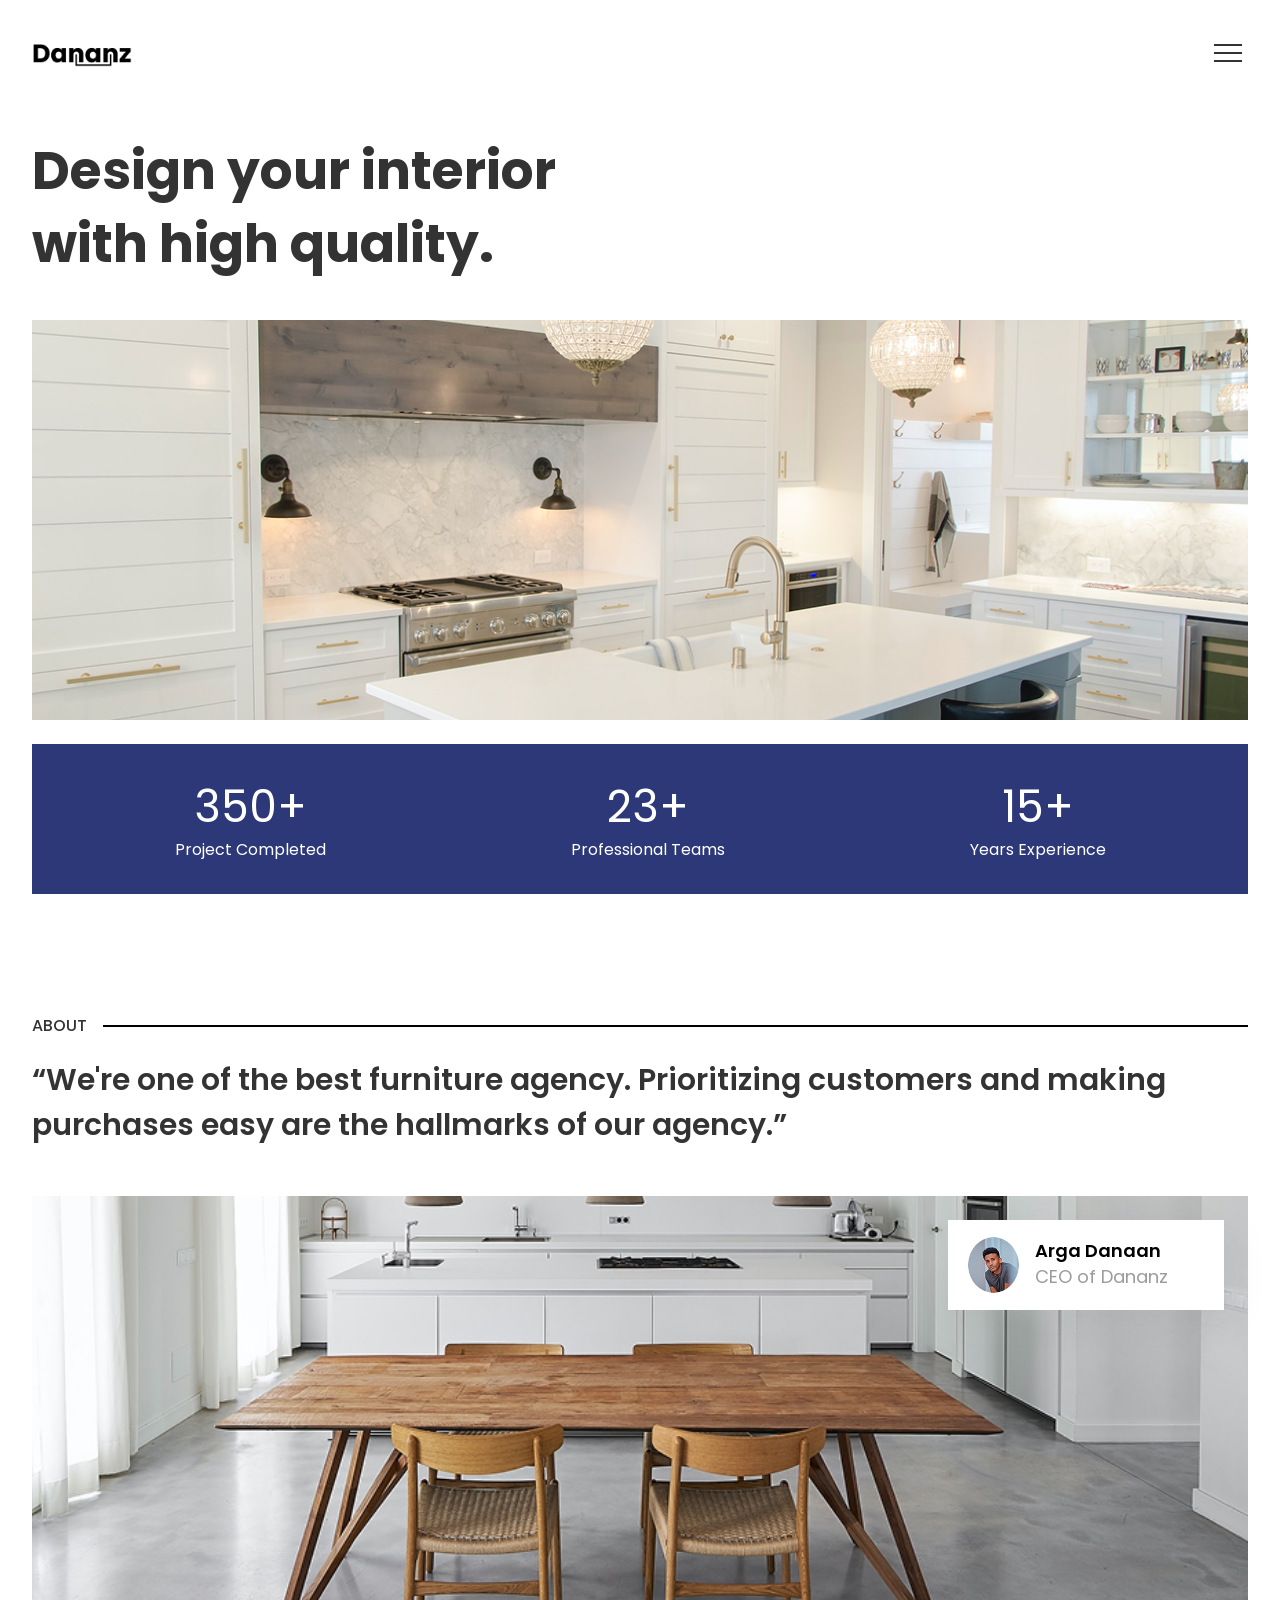
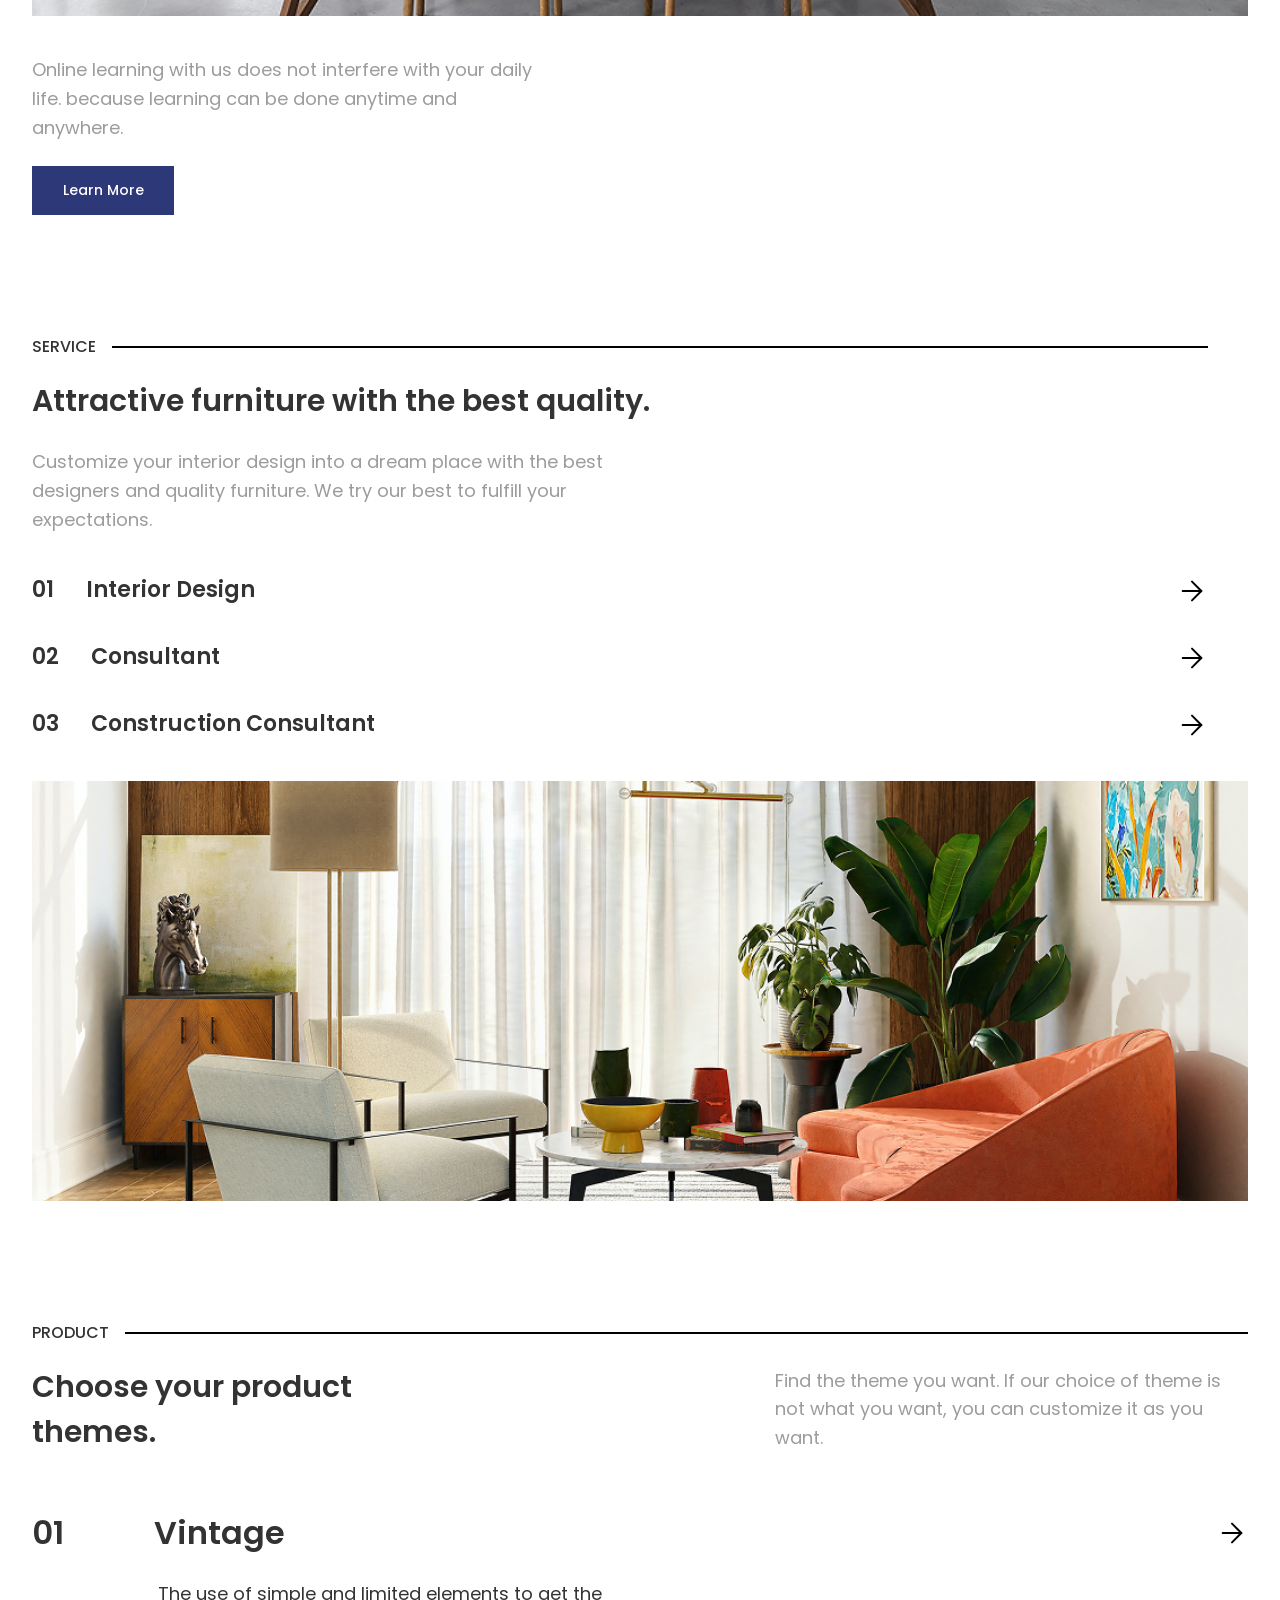
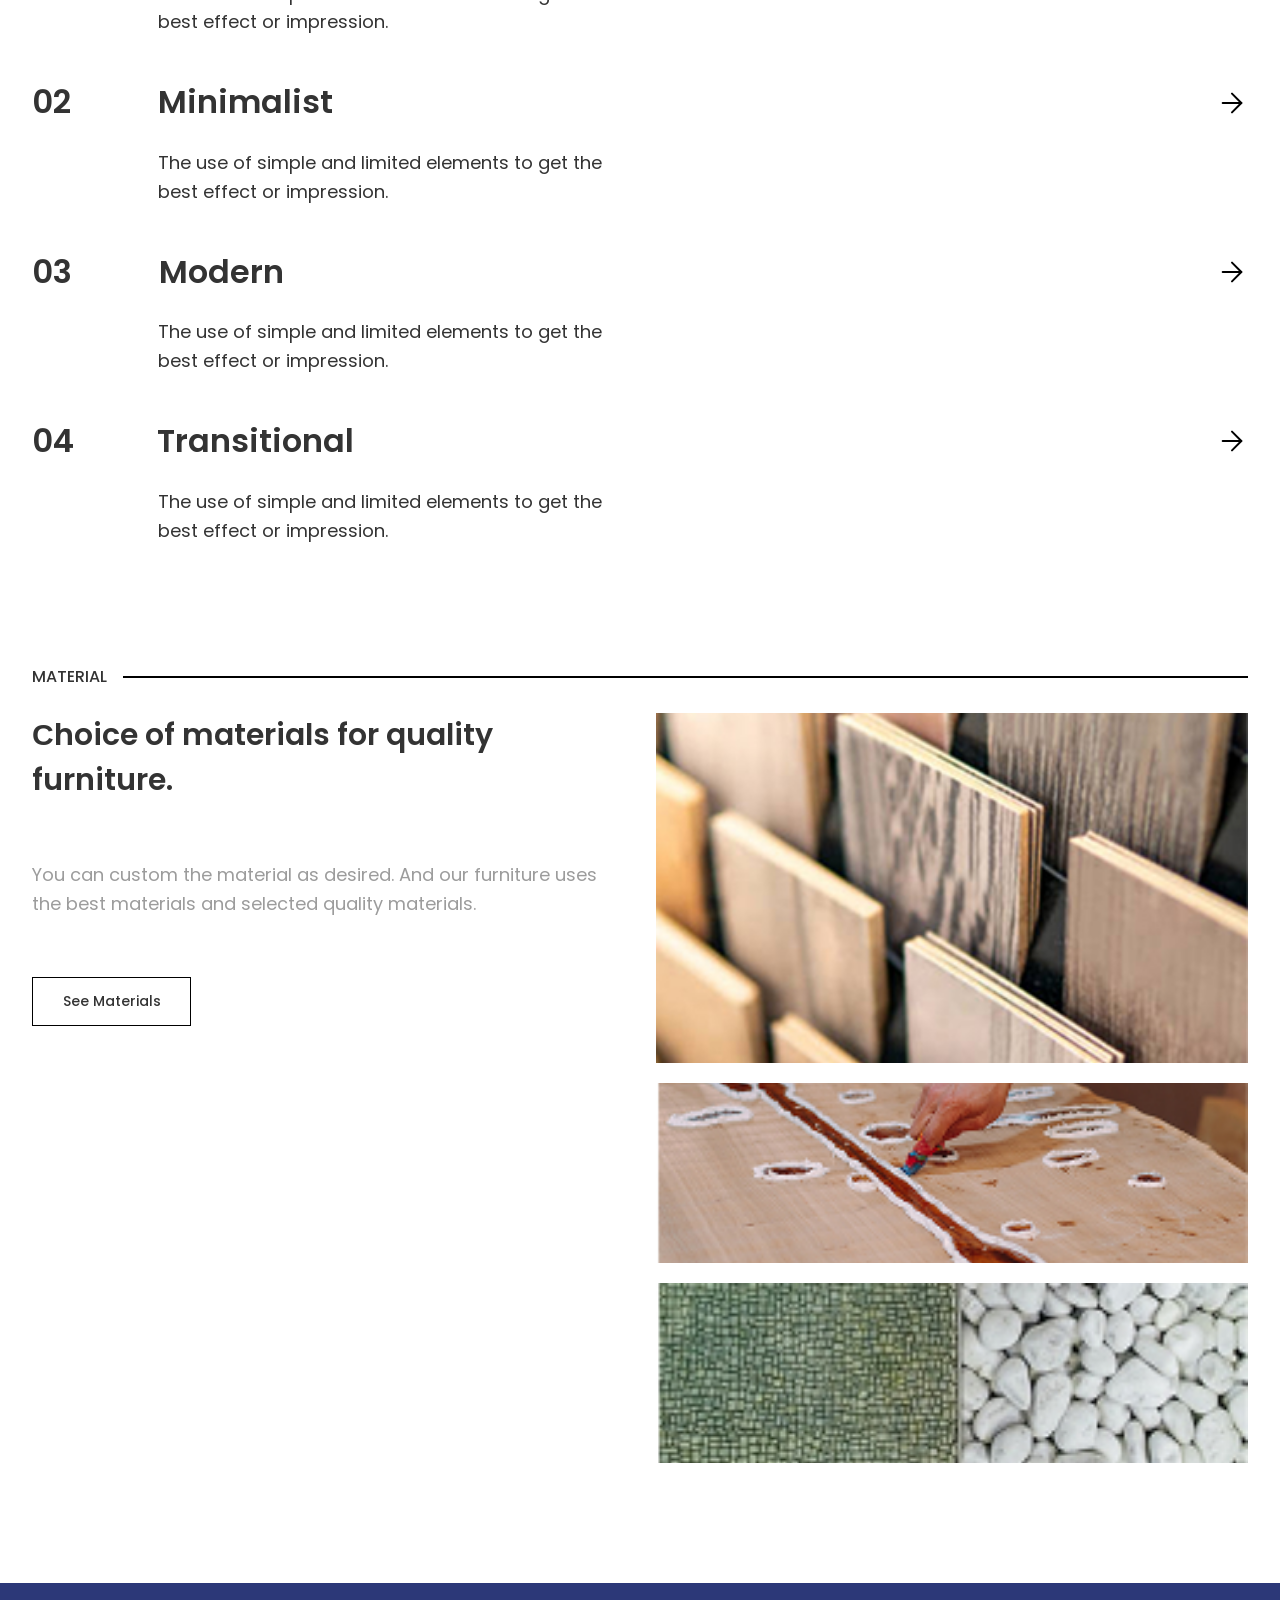
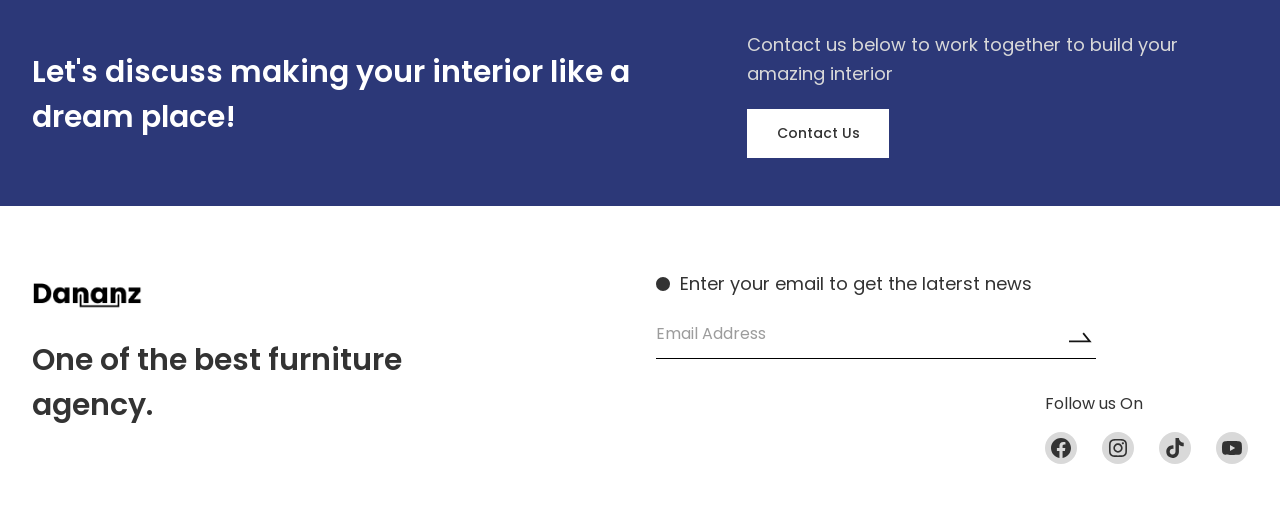
<file: index.html>
<!doctype html>
<html lang="en">
  <head>
    <meta charset="UTF-8" />
    <meta name="viewport" content="width=device-width, initial-scale=1.0" />
    <link rel="preconnect" href="https://fonts.googleapis.com" />
    <link rel="preconnect" href="https://fonts.gstatic.com" crossorigin />
    <link
      href="https://fonts.googleapis.com/css2?family=Poppins:ital,wght@0,100;0,200;0,300;0,400;0,500;0,600;0,700;0,800;0,900;1,100;1,200;1,300;1,400;1,500;1,600;1,700;1,800;1,900&display=swap"
      rel="stylesheet"
    />
    <link
      rel="stylesheet"
      href="https://cdnjs.cloudflare.com/ajax/libs/modern-normalize/3.0.1/modern-normalize.css"
      integrity="sha512-gnAN+RgTMylunXI7AMg+PtcUGpKZFkZJoFIkAWvdPFRrFJz3p2tx4+9xbjILRfN7CzoViMgS8vSf06fSQzWZjA=="
      crossorigin="anonymous"
      referrerpolicy="no-referrer"
    />
    <link rel="stylesheet" href="./sass/main.css" />
    <title>Dananz</title>
  </head>

  <body>
    <header class="header">
      <div class="container">
        <div class="header__inner">
          <a class="header__link_logo" href="./index.html">
            <img src="./images/Home/dananz_logo.png" alt="Dananz logotype" />
          </a>

          <button
            class="header__menu_button"
            type="button"
            aria-label="Open navigation menu"
            aria-expanded="false"
            aria-controls="header-menu"
          >
            <span></span>
            <span></span>
            <span></span>
          </button>

          <div class="header__menu" id="header-menu">
            <nav class="nav" aria-label="Main navigation">
              <ul class="nav__list">
                <li>
                  <a class="nav__link nav__link--active" href="./index.html"
                    >Home</a
                  >
                </li>
                <li>
                  <a class="nav__link" href="./about.html">About us</a>
                </li>
                <li>
                  <a class="nav__link" href="./services.html">Services</a>
                </li>
                <li>
                  <a class="nav__link" href="./team.html">Our Teams</a>
                </li>
                <li>
                  <a class="nav__link" href="./portfolio.html">Portfolio</a>
                </li>
              </ul>
            </nav>

            <a class="header__button" href="./contact.html"> Contact us </a>
          </div>
        </div>
      </div>
    </header>

    <main>
      <section class="hero">
        <div class="container">
          <div class="hero__inner">
            <h1 class="hero__title">
              <span class="hero__title_line">Design your</span> interior with
              high quality.
            </h1>
            <p class="hero__text">
              2022<br />
              All right reserved
            </p>
          </div>
          <img
            class="hero__image"
            src="./images/Home/hero_image.jpg"
            alt="Kitchen table, sink, gas stove, kitchen set, dishes, lamps"
          />
          <ul class="hero__list">
            <li>
              <h3 class="hero__list_title">350+</h3>
              <p class="hero__list_text">Project Completed</p>
            </li>
            <li>
              <h3 class="hero__list_title">23+</h3>
              <p class="hero__list_text">Professional Teams</p>
            </li>
            <li>
              <h3 class="hero__list_title">15+</h3>
              <p class="hero__list_text">Years Experience</p>
            </li>
          </ul>
        </div>
      </section>
      <section class="about">
        <div class="container">
          <h2 class="about__title">About</h2>
          <h3 class="about__subtitle">
            “We're one of the best furniture agency. Prioritizing customers and
            making purchases easy are the hallmarks of our agency.”
          </h3>
          <div class="about__inner">
            <div class="about__inner_container">
              <div>
                <img
                  class="about__image"
                  src="./images/Home/about_image.jpg"
                  alt="Dining table, chairs, kitchen set, light bulbs, sink"
                />
              </div>
              <div>
                <p class="about__description">
                  Online learning with us does not interfere with your daily
                  life. because learning can be done anytime and anywhere.
                </p>
                <a href="./about.html" class="about__button" type="button"
                  >Learn More</a
                >
              </div>
            </div>
            <div class="card">
              <div>
                <img
                  class="card__image"
                  src="./images/Home/arga_danaan.png"
                  alt="Arga Dananz, CEO of Dananz"
                />
              </div>
              <div>
                <h3 class="card__title">Arga Danaan</h3>
                <p class="card__description">CEO of Dananz</p>
              </div>
            </div>
          </div>
        </div>
      </section>
      <section class="service">
        <div class="container">
          <div class="service__container">
            <div class="service__inner">
              <h2 class="service__title">Service</h2>
              <h3 class="service__subtitle">
                Attractive furniture with the best quality.
              </h3>
              <p class="service__description">
                Customize your interior design into a dream place with the best
                designers and quality furniture. We try our best to fulfill your
                expectations.
              </p>
              <ul class="service__list">
                <li class="service__item">
                  <p class="service__item_description">
                    <span
                      class="service__item_description service__item_description--first"
                      >01</span
                    >Interior Design
                  </p>
                  <a class="service__link" href="./services.html#achievement_1"
                    ><img
                      class="service__arrow_img"
                      src="./images/Home/service_arrow.svg"
                      alt="arrow"
                    />
                  </a>
                </li>
                <li class="service__item">
                  <p class="service__item_description">
                    <span
                      class="service__item_description service__item_description--right"
                      >02</span
                    >Consultant
                  </p>
                  <a class="service__link" href="./services.html#achievement_2">
                    <img
                      class="service__arrow_img"
                      src="./images/Home/service_arrow.svg"
                      alt="arrow"
                    />
                  </a>
                </li>
                <li class="service__item">
                  <p class="service__item_description">
                    <span
                      class="service__item_description service__item_description--right"
                      >03</span
                    >Construction Consultant
                  </p>
                  <a class="service__link" href="./services.html#achievement_3">
                    <img
                      class="service__arrow_img"
                      src="./images/Home/service_arrow.svg"
                      alt="arrow"
                    />
                  </a>
                </li>
              </ul>
            </div>
            <img
              class="service__image"
              src="./images/Home/service_image.jpg"
              alt="Armchairs, sofa, table with books, lamps, plants, painting, nightstand, curtains"
            />
          </div>
        </div>
      </section>
      <section class="product">
        <div class="container">
          <h2 class="product__title">Product</h2>
          <div class="product__inner">
            <h3 class="product__subtitle">Choose your product themes.</h3>
            <p class="product__description">
              Find the theme you want. If our choice of theme is not what you
              want, you can customize it as you want.
            </p>
          </div>
          <ul class="product__list">
            <li class="product__item">
              <div class="product__item_container">
                <h3 class="product__item_title">
                  <span class="product__item_title product__item_title--first"
                    >01</span
                  >Vintage
                </h3>
                <a
                  class="product__item_link"
                  href="./portfolio.html#portfolio_vintage"
                >
                  <img src="./images/Home/service_arrow.svg" />
                </a>
              </div>
              <p class="product__item_description">
                The use of simple and limited elements to get the best effect or
                impression.
              </p>
            </li>
            <li class="product__item">
              <div class="product__item_container">
                <h3 class="product__item_title">
                  <span class="product__item_title product__item_title--right"
                    >02</span
                  >Minimalist
                </h3>
                <a
                  class="product__item_link"
                  href="./portfolio.html#portfolio_minimalist"
                >
                  <img src="./images/Home/service_arrow.svg" />
                </a>
              </div>
              <p class="product__item_description">
                The use of simple and limited elements to get the best effect or
                impression.
              </p>
            </li>
            <li class="product__item">
              <div class="product__item_container">
                <h3 class="product__item_title">
                  <span class="product__item_title product__item_title--right"
                    >03</span
                  >Modern
                </h3>
                <a
                  class="product__item_link"
                  href="./portfolio.html#portfolio_modern"
                >
                  <img src="./images/Home/service_arrow.svg" />
                </a>
              </div>
              <p class="product__item_description">
                The use of simple and limited elements to get the best effect or
                impression.
              </p>
            </li>
            <li class="product__item">
              <div class="product__item_container">
                <h3 class="product__item_title">
                  <span class="product__item_title product__item_title--fourth"
                    >04</span
                  >Transitional
                </h3>
                <a
                  class="product__item_link"
                  href="./portfolio.html#portfolio_transitional"
                >
                  <img src="./images/Home/service_arrow.svg" />
                </a>
              </div>
              <p class="product__item_description">
                The use of simple and limited elements to get the best effect or
                impression.
              </p>
            </li>
          </ul>
        </div>
      </section>
      <section class="material">
        <div class="container">
          <div class="material__inner">
            <h2 class="material__title">Material</h2>
            <h3 class="material__subtitle">
              Сhoice of materials for quality furniture.
            </h3>
            <p class="material__description">
              You can custom the material as desired. And our furniture uses the
              best materials and selected quality materials.
            </p>
            <a type="button" class="material__button" type="button"
              >See Materials</a
            >
            <img
              class="material__image material__image--first"
              src="./images/Home/material_image_1.jpg"
              alt="Planking"
            />
            <img
              class="material__image material__image--second"
              src="./images/Home/material_image_2.jpg"
              alt="Applying varnish to the table"
            />
            <img
              class="material__image material__image--third"
              src="./images/Home/material_image_3.jpg"
              alt="Stones"
            />
          </div>
        </div>
      </section>
      <section class="contact">
        <div class="container">
          <div class="contact__inner">
            <div>
              <h2 class="contact__title">
                Let's discuss making your interior like a dream place!
              </h2>
            </div>
            <div>
              <p class="contact__description">
                Contact us below to work together to build your amazing interior
              </p>
              <a href="./contact.html" class="contact__button" type="button"
                >Contact Us</a
              >
            </div>
          </div>
        </div>
      </section>
    </main>
    <footer class="footer">
      <div class="container">
        <div class="footer__inner">
          <div>
            <a class="footer__logo" href="#"
              ><img src="./images/Home/dananz_logo.png" alt="Dananz logotype"
            /></a>
            <h2 class="footer__title">One of the best furniture agency.</h2>
          </div>
          <div>
            <p class="footer__description">
              Enter your email to get the laterst news
            </p>
            <form class="footer__form">
              <input
                class="footer__input"
                type="email"
                name="email"
                placeholder="Email Address"
              />
              <button
                class="footer__button"
                type="submit"
                aria-label="Subscribe to newsletter"
              ></button>
            </form>
            <div class="footer__social_container">
              <p class="footer__social_title">Follow us On</p>
              <ul class="social__list">
                <li>
                  <a class="social__link" href="#" aria-label="Facebook">
                    <svg class="social__icon">
                      <use
                        href="./images/Home/socials_icons.svg#icon-facebook"
                        alt="Facebook"
                      ></use>
                    </svg>
                  </a>
                </li>
                <li>
                  <a class="social__link" href="#" aria-label="Instagram">
                    <svg class="social__icon">
                      <use
                        href="./images/Home/socials_icons.svg#icon-instagram"
                        alt="Instagram"
                      ></use>
                    </svg>
                  </a>
                </li>
                <li>
                  <a class="social__link" href="#" aria-label="Tiktok">
                    <svg class="social__icon">
                      <use
                        href="./images/Home/socials_icons.svg#icon-tiktok"
                        alt="Tiktok"
                      ></use>
                    </svg>
                  </a>
                </li>
                <li>
                  <a class="social__link" href="#" aria-label="Youtube">
                    <svg class="social__icon">
                      <use
                        href="./images/Home/socials_icons.svg#icon-youtube"
                        alt="Youtube"
                      ></use>
                    </svg>
                  </a>
                </li>
              </ul>
            </div>
          </div>
        </div>
      </div>
    </footer>
    <script src="./js/menu.js" defer></script>
  </body>
</html>
</file>
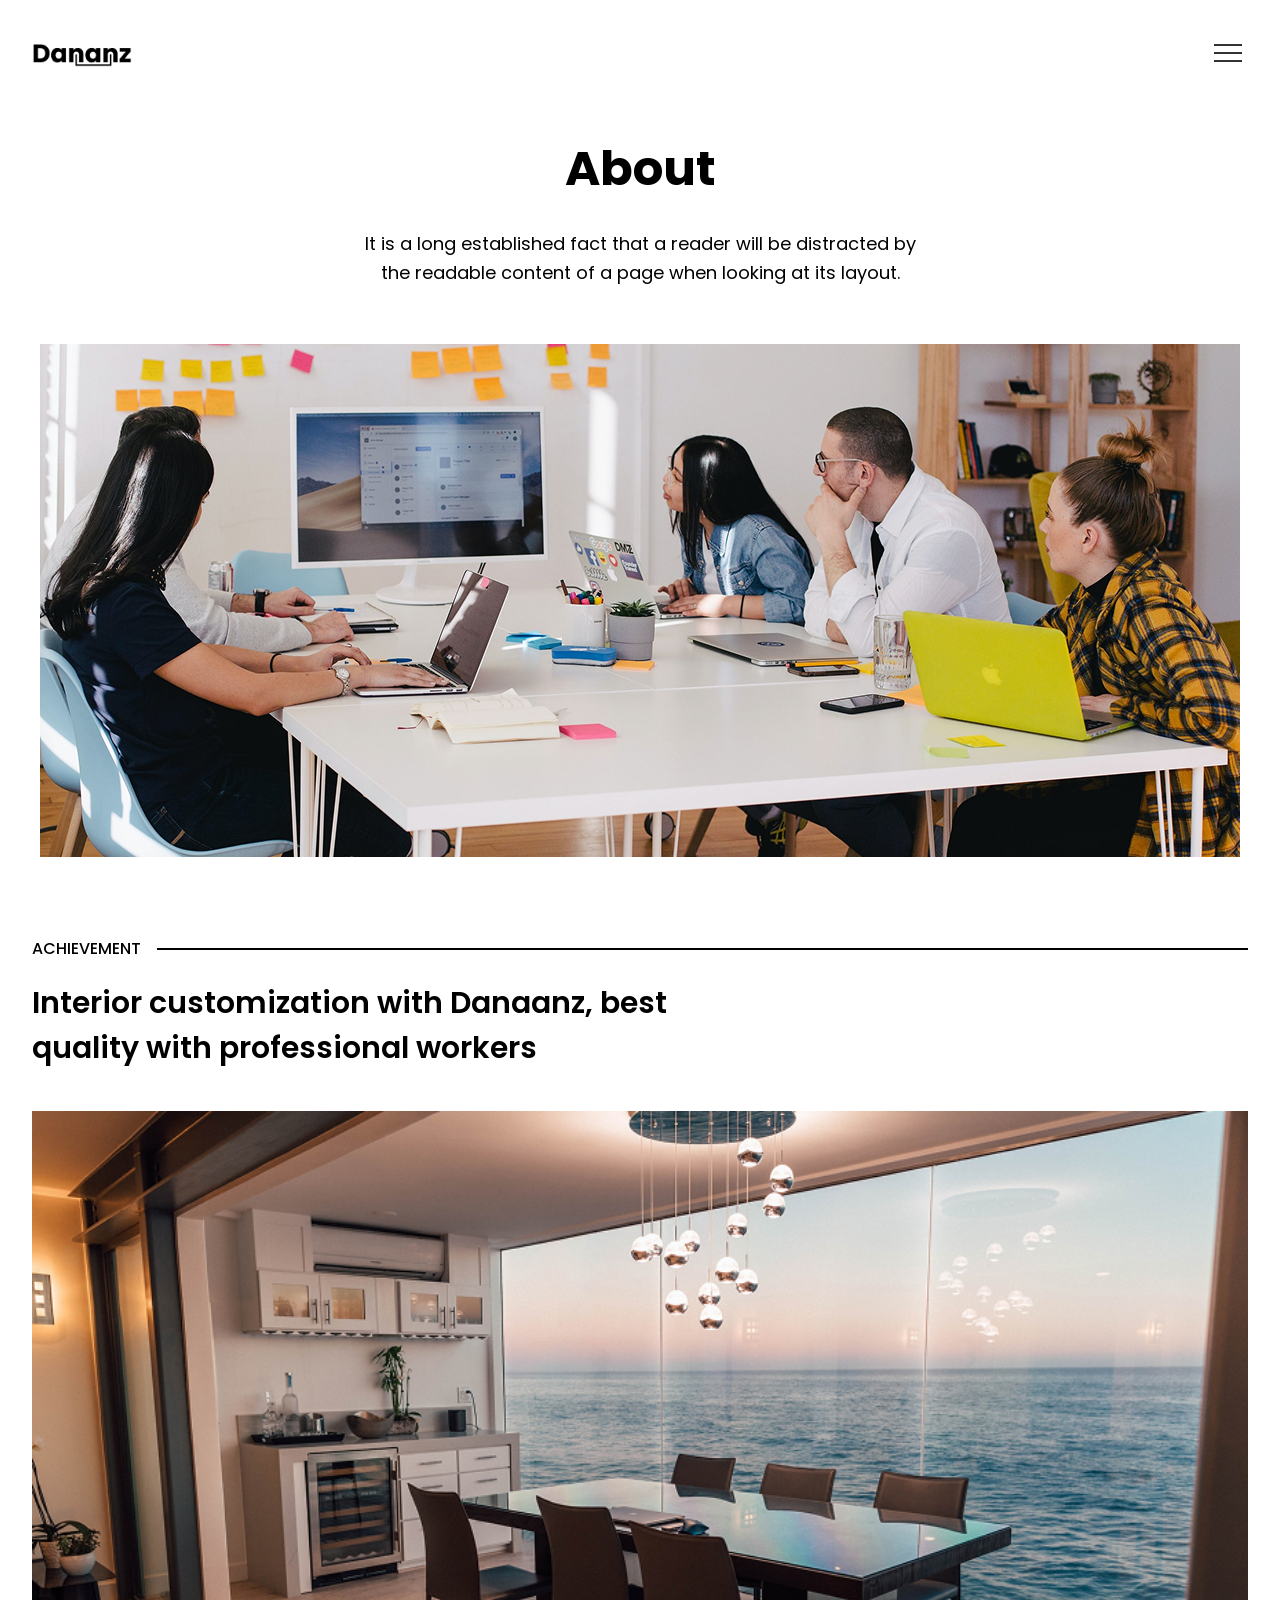
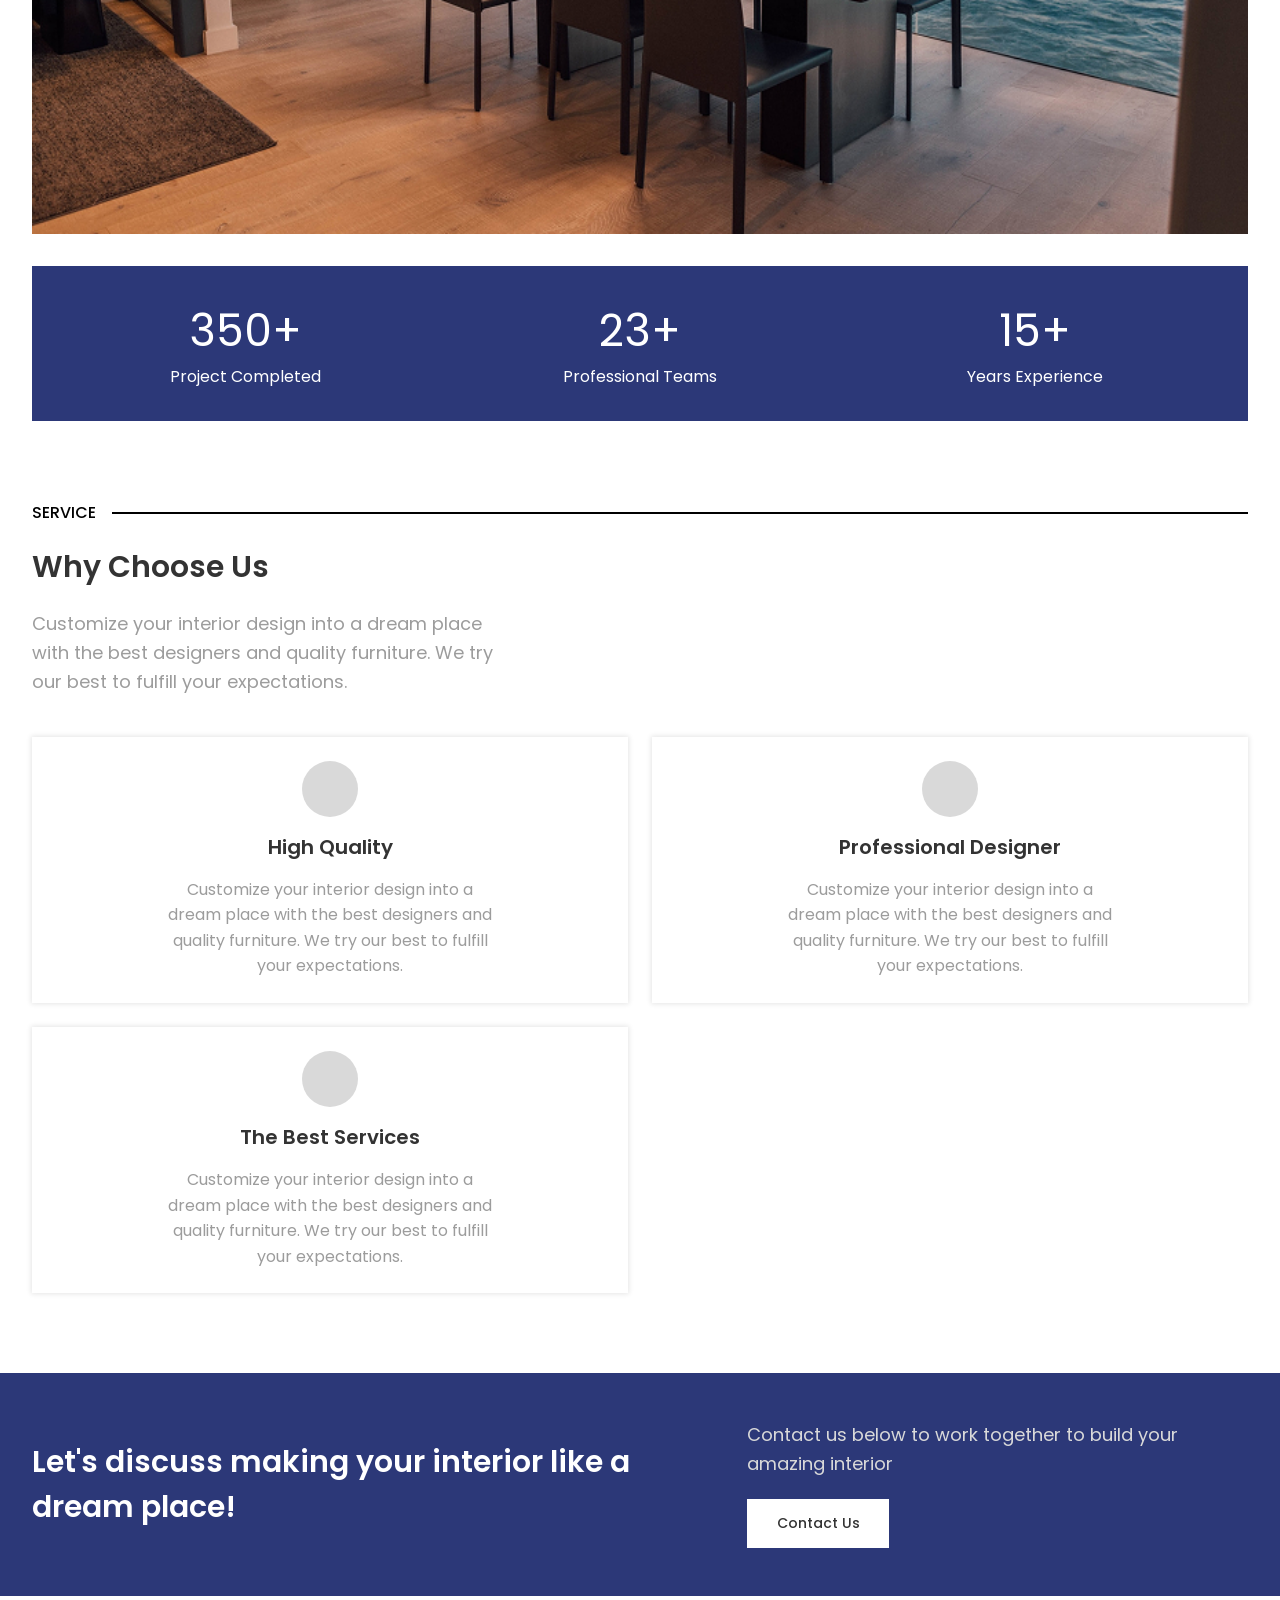
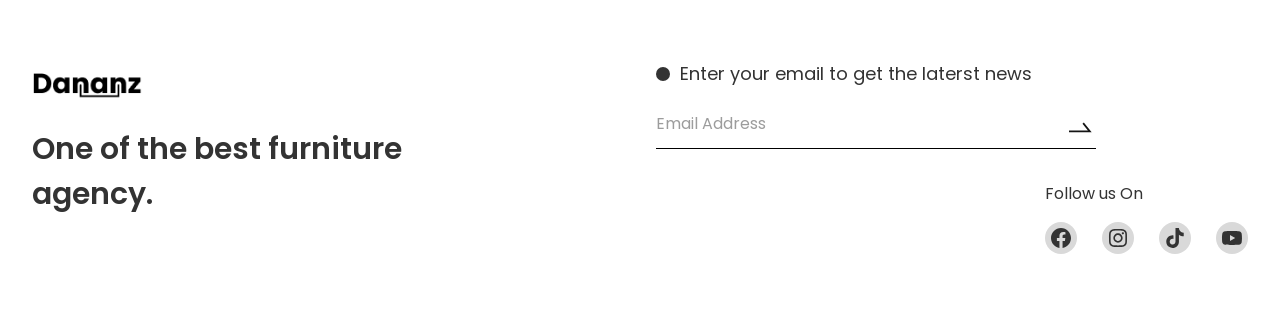
<file: about.html>
<!doctype html>
<html lang="en">
  <head>
    <meta charset="UTF-8" />
    <meta name="viewport" content="width=device-width, initial-scale=1.0" />
    <link
      href="https://fonts.googleapis.com/css2?family=Poppins:ital,wght@0,100;0,200;0,300;0,400;0,500;0,600;0,700;0,800;0,900;1,100;1,200;1,300;1,400;1,500;1,600;1,700;1,800;1,900&display=swap"
      rel="stylesheet"
    />
    <link
      rel="stylesheet"
      href="https://cdnjs.cloudflare.com/ajax/libs/modern-normalize/3.0.1/modern-normalize.css"
      integrity="sha512-gnAN+RgTMylunXI7AMg+PtcUGpKZFkZJoFIkAWvdPFRrFJz3p2tx4+9xbjILRfN7CzoViMgS8vSf06fSQzWZjA=="
      crossorigin="anonymous"
      referrerpolicy="no-referrer"
    />
    <link rel="stylesheet" href="./sass/main.css" />
    <title>Dananz</title>
  </head>

  <body>
    <header class="header">
      <div class="container">
        <div class="header__inner">
          <a class="header__link_logo" href="./index.html">
            <img src="./images/Home/dananz_logo.png" alt="Dananz logotype" />
          </a>

          <button
            class="header__menu_button"
            type="button"
            aria-label="Open navigation menu"
            aria-expanded="false"
            aria-controls="header-menu"
          >
            <span></span>
            <span></span>
            <span></span>
          </button>

          <div class="header__menu" id="header-menu">
            <nav class="nav" aria-label="Main navigation">
              <ul class="nav__list">
                <li>
                  <a class="nav__link" href="./index.html">Home</a>
                </li>
                <li>
                  <a
                    class="nav__link nav__link--active"
                    href="./about.html"
                    aria-current="page"
                  >
                    About us
                  </a>
                </li>
                <li>
                  <a class="nav__link" href="./services.html"> Services </a>
                </li>
                <li>
                  <a class="nav__link" href="./team.html"> Our Teams </a>
                </li>
                <li>
                  <a class="nav__link" href="./portfolio.html"> Portfolio </a>
                </li>
              </ul>
            </nav>

            <a class="header__button" href="./contact.html"> Contact us </a>
          </div>
        </div>
      </div>
    </header>

    <main>
      <section class="hero_about">
        <div class="container">
          <h1 class="hero_about__title">About</h1>
          <p class="hero_about__description">
            It is a long established fact that a reader will be distracted by
            the readable content of a page when looking at its layout.
          </p>
          <img
            class="hero__about_image"
            src="./images/about/hero_about_image.jpg"
            alt="People, table, laptops, phones, monitor, stickers, mobile phones, shelving"
          />
        </div>
      </section>
      <section class="achievement">
        <div class="container">
          <h2 class="achievement__title">Achievement</h2>
          <h3 class="achievement__subtitle">
            Interior customization with Danaanz, best quality with professional
            workers
          </h3>
          <div class="achievement__inner">
            <div>
              <img
                class="achievement__image"
                src="./images/about/achievement_image.jpg"
                alt="Table, chairs, laptop, shelves, air conditioner, sea"
              />
            </div>
            <div>
              <ul class="achievement__list">
                <li>
                  <h3 class="achievement__list__title">350+</h3>
                  <p class="achievement__list__description">
                    Project Completed
                  </p>
                </li>
                <li>
                  <h3 class="achievement__list__title">23+</h3>
                  <p class="achievement__list__description">
                    Professional Teams
                  </p>
                </li>
                <li>
                  <h3 class="achievement__list__title">15+</h3>
                  <p class="achievement__list__description">Years Experience</p>
                </li>
              </ul>
            </div>
          </div>
        </div>
      </section>
      <section class="services">
        <div class="container">
          <h2 class="services__title">Service</h2>
          <h3 class="services__subtitle">Why Choose Us</h3>
          <p class="services__description">
            Customize your interior design into a dream place with the best
            designers and quality furniture. We try our best to fulfill your
            expectations.
          </p>
          <ul class="services__list">
            <li class="services__item">
              <span class="services__icon"></span>
              <h3 class="services__item_title">High Quality</h3>
              <p class="services__item_description">
                Customize your interior design into a dream place with the best
                designers and quality furniture. We try our best to fulfill your
                expectations.
              </p>
            </li>
            <li class="services__item">
              <span class="services__icon"></span>
              <h3 class="services__item_title">Professional Designer</h3>
              <p class="services__item_description">
                Customize your interior design into a dream place with the best
                designers and quality furniture. We try our best to fulfill your
                expectations.
              </p>
            </li>
            <li class="services__item">
              <span class="services__icon"></span>
              <h3 class="services__item_title">The Best Services</h3>
              <p class="services__item_description">
                Customize your interior design into a dream place with the best
                designers and quality furniture. We try our best to fulfill your
                expectations.
              </p>
            </li>
          </ul>
        </div>
      </section>
      <section class="contact">
        <div class="container">
          <div class="contact__inner">
            <div>
              <h2 class="contact__title">
                Let's discuss making your interior like a dream place!
              </h2>
            </div>
            <div>
              <p class="contact__description">
                Contact us below to work together to build your amazing interior
              </p>
              <a href="./contact.html" class="contact__button" type="button"
                >Contact Us</a
              >
            </div>
          </div>
        </div>
      </section>
    </main>
    <footer class="footer">
      <div class="container">
        <div class="footer__inner">
          <div>
            <a class="footer__logo" href="#"
              ><img src="./images/Home/dananz_logo.png" alt="Dananz logotype"
            /></a>
            <h2 class="footer__title">One of the best furniture agency.</h2>
          </div>
          <div>
            <p class="footer__description">
              Enter your email to get the laterst news
            </p>
            <form class="footer__form">
              <input
                class="footer__input"
                type="email"
                name="email"
                placeholder="Email Address"
              />
              <button
                class="footer__button"
                type="submit"
                aria-label="Subscribe to newsletter"
              ></button>
            </form>
            <div class="footer__social_container">
              <p class="footer__social_title">Follow us On</p>
              <ul class="social__list">
                <li>
                  <a class="social__link" href="#" aria-label="Facebook">
                    <svg class="social__icon">
                      <use
                        href="./images/Home/socials_icons.svg#icon-facebook"
                        alt="Facebook"
                      ></use>
                    </svg>
                  </a>
                </li>
                <li>
                  <a class="social__link" href="#" aria-label="Instagram">
                    <svg class="social__icon">
                      <use
                        href="./images/Home/socials_icons.svg#icon-instagram"
                        alt="Instagram"
                      ></use>
                    </svg>
                  </a>
                </li>
                <li>
                  <a class="social__link" href="#" aria-label="Tiktok">
                    <svg class="social__icon">
                      <use
                        href="./images/Home/socials_icons.svg#icon-tiktok"
                        alt="Tiktok"
                      ></use>
                    </svg>
                  </a>
                </li>
                <li>
                  <a class="social__link" href="#" aria-label="Youtube">
                    <svg class="social__icon">
                      <use
                        href="./images/Home/socials_icons.svg#icon-youtube"
                        alt="Youtube"
                      ></use>
                    </svg>
                  </a>
                </li>
              </ul>
            </div>
          </div>
        </div>
      </div>
    </footer>
    <script src="./js/menu.js" defer></script>
  </body>
</html>
</file>
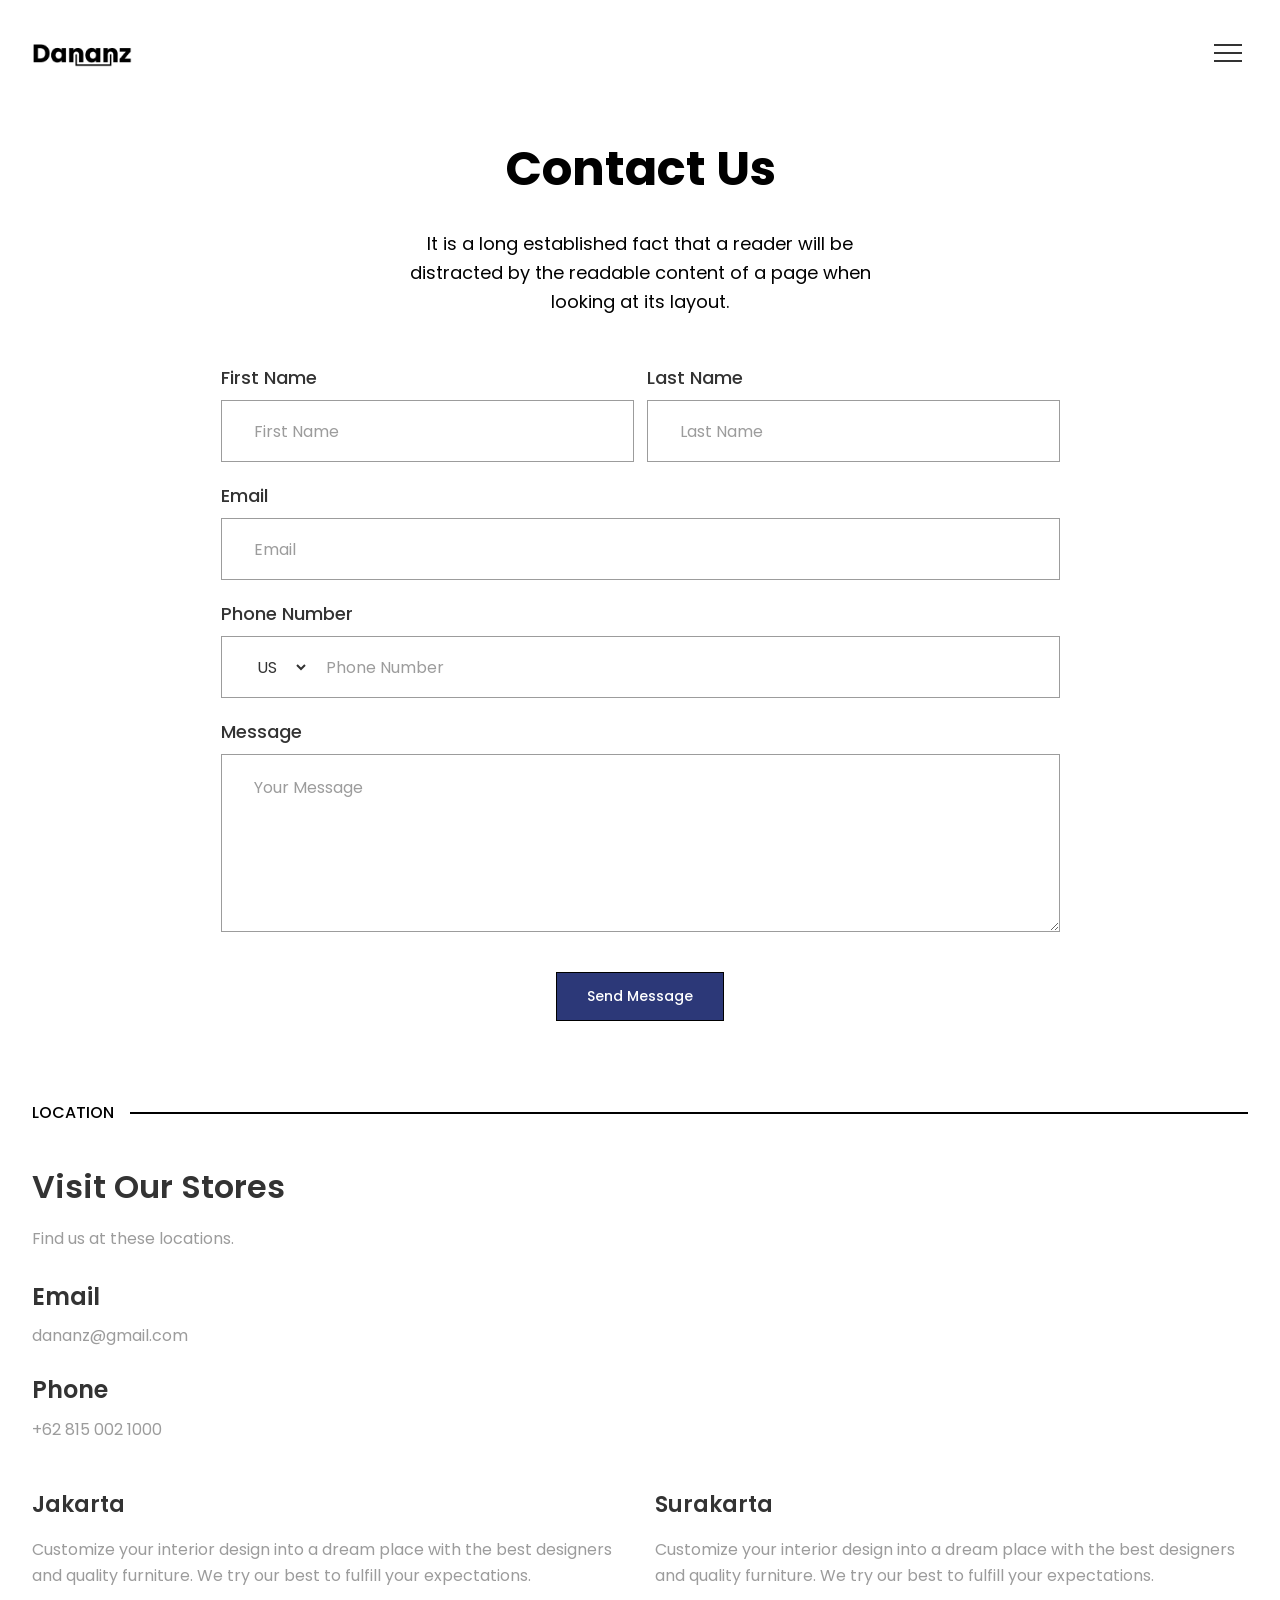
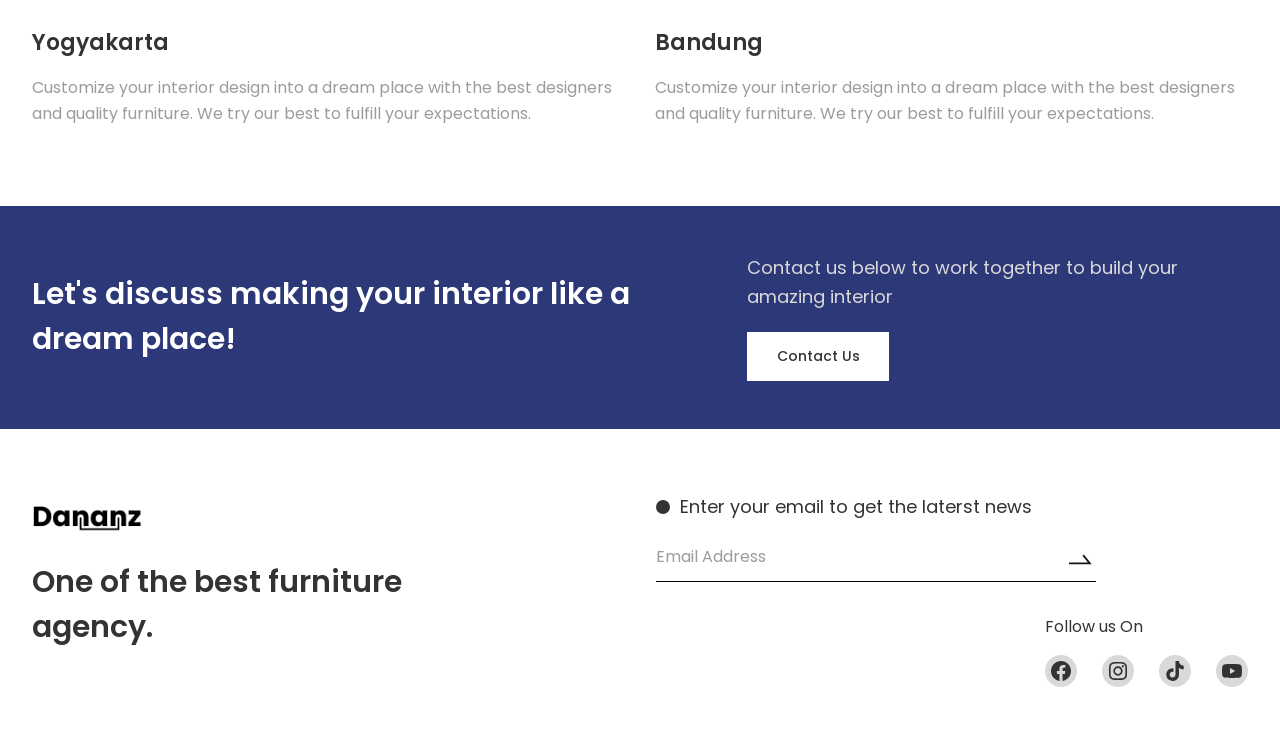
<file: contact.html>
<!doctype html>
<html lang="en">
  <head>
    <meta charset="UTF-8" />
    <meta name="viewport" content="width=device-width, initial-scale=1.0" />
    <link rel="preconnect" href="https://fonts.googleapis.com" />
    <link rel="preconnect" href="https://fonts.gstatic.com" crossorigin />
    <link
      href="https://fonts.googleapis.com/css2?family=Poppins:ital,wght@0,100;0,200;0,300;0,400;0,500;0,600;0,700;0,800;0,900;1,100;1,200;1,300;1,400;1,500;1,600;1,700;1,800;1,900&display=swap"
      rel="stylesheet"
    />
    <link
      rel="stylesheet"
      href="https://cdnjs.cloudflare.com/ajax/libs/modern-normalize/3.0.1/modern-normalize.css"
      integrity="sha512-gnAN+RgTMylunXI7AMg+PtcUGpKZFkZJoFIkAWvdPFRrFJz3p2tx4+9xbjILRfN7CzoViMgS8vSf06fSQzWZjA=="
      crossorigin="anonymous"
      referrerpolicy="no-referrer"
    />
    <link rel="stylesheet" href="./sass/main.css" />
    <title>Dananz</title>
  </head>

  <body>
    <header class="header">
      <div class="container">
        <div class="header__inner">
          <a class="header__link_logo" href="./index.html">
            <img src="./images/Home/dananz_logo.png" alt="Dananz logotype" />
          </a>

          <button
            class="header__menu_button"
            type="button"
            aria-label="Open navigation menu"
            aria-expanded="false"
            aria-controls="header-menu"
          >
            <span></span>
            <span></span>
            <span></span>
          </button>

          <div class="header__menu" id="header-menu">
            <nav class="nav" aria-label="Main navigation">
              <ul class="nav__list">
                <li>
                  <a class="nav__link" href="./index.html"> Home </a>
                </li>
                <li>
                  <a class="nav__link" href="./about.html"> About us </a>
                </li>
                <li>
                  <a class="nav__link" href="./services.html"> Services </a>
                </li>
                <li>
                  <a class="nav__link" href="./team.html"> Our Teams </a>
                </li>
                <li>
                  <a class="nav__link" href="./portfolio.html"> Portfolio </a>
                </li>
              </ul>
            </nav>

            <a class="header__button" href="./contact.html" aria-current="page">
              Contact us
            </a>
          </div>
        </div>
      </div>
    </header>

    <main>
      <section class="contact_hero">
        <div class="container">
          <h1 class="contact_hero__title">Contact Us</h1>
          <p class="contact_hero__description">
            It is a long established fact that a reader will be distracted by
            the readable content of a page when looking at its layout.
          </p>
          <form class="form">
            <div class="form__inner">
              <div>
                <label class="form__label" for="name">First Name</label>
                <input
                  class="form__input_name"
                  type="text"
                  name="name"
                  id="name"
                  placeholder="First Name"
                />
              </div>
              <div>
                <label class="form__label" for="surname">Last Name</label>
                <input
                  class="form__input_name"
                  type="text"
                  name="surname"
                  id="surname"
                  placeholder="Last Name"
                />
              </div>
            </div>

            <label class="form__label" for="email">Email</label>
            <input
              class="form__input_email"
              type="email"
              name="email"
              id="email"
              placeholder="Email"
            />

            <label class="form__label" for="number">Phone Number</label>
            <div class="form__phone_container">
              <input
                class="form__input_phone"
                type="tel"
                name="number"
                id="number"
                placeholder="Phone Number"
              />
              <select class="form__select">
                <option>US</option>
              </select>
            </div>

            <label class="form__label" for="textarea">Message</label>
            <textarea
              class="form__input_message"
              name="message"
              id="textarea"
              placeholder="Your Message"
              rows="5"
              required
            ></textarea>

            <button class="form__button" type="submit">Send Message</button>
          </form>
        </div>
      </section>
      <section class="location">
        <div class="container">
          <h2 class="location__title">Location</h2>
          <div class="location__inner">
            <div>
              <h3 class="location__subtitle">Visit Our Stores</h3>
              <p class="location__description">Find us at these locations.</p>
              <div class="location__email">
                <h3 class="location__email_title">Email</h3>
                <p class="location__email_description">dananz@gmail.com</p>
              </div>
              <div class="location__phone">
                <h3 class="location__phone_title">Phone</h3>
                <p class="location__phone_description">+62 815 002 1000</p>
              </div>
            </div>
            <div>
              <ul class="location__list">
                <li class="location__item">
                  <h3 class="location__item_title">Jakarta</h3>
                  <p class="location__item_description">
                    Customize your interior design into a dream place with the
                    best designers and quality furniture. We try our best to
                    fulfill your expectations.
                  </p>
                </li>
                <li class="location__item">
                  <h3 class="location__item_title">Surakarta</h3>
                  <p class="location__item_description">
                    Customize your interior design into a dream place with the
                    best designers and quality furniture. We try our best to
                    fulfill your expectations.
                  </p>
                </li>
                <li class="location__item">
                  <h3 class="location__item_title">Yogyakarta</h3>
                  <p class="location__item_description">
                    Customize your interior design into a dream place with the
                    best designers and quality furniture. We try our best to
                    fulfill your expectations.
                  </p>
                </li>
                <li class="location__item">
                  <h3 class="location__item_title">Bandung</h3>
                  <p class="location__item_description">
                    Customize your interior design into a dream place with the
                    best designers and quality furniture. We try our best to
                    fulfill your expectations.
                  </p>
                </li>
              </ul>
            </div>
          </div>
        </div>
      </section>
      <section class="contact">
        <div class="container">
          <div class="contact__inner">
            <div>
              <h2 class="contact__title">
                Let's discuss making your interior like a dream place!
              </h2>
            </div>
            <div>
              <p class="contact__description">
                Contact us below to work together to build your amazing interior
              </p>
              <a href="#" class="contact__button" type="button">Contact Us</a>
            </div>
          </div>
        </div>
      </section>
    </main>
    <footer class="footer">
      <div class="container">
        <div class="footer__inner">
          <div>
            <a class="footer__logo" href="#"
              ><img src="./images/Home/dananz_logo.png" alt="Dananz logotype"
            /></a>
            <h2 class="footer__title">One of the best furniture agency.</h2>
          </div>
          <div>
            <p class="footer__description">
              Enter your email to get the laterst news
            </p>
            <form class="footer__form">
              <input
                class="footer__input"
                type="email"
                name="email"
                placeholder="Email Address"
              />
              <button
                class="footer__button"
                type="submit"
                aria-label="Subscribe to newsletter"
              ></button>
            </form>
            <div class="footer__social_container">
              <p class="footer__social_title">Follow us On</p>
              <ul class="social__list">
                <li>
                  <a class="social__link" href="#" aria-label="Facebook">
                    <svg class="social__icon">
                      <use
                        href="./images/Home/socials_icons.svg#icon-facebook"
                        alt="Facebook"
                      ></use>
                    </svg>
                  </a>
                </li>
                <li>
                  <a class="social__link" href="#" aria-label="Instagram">
                    <svg class="social__icon">
                      <use
                        href="./images/Home/socials_icons.svg#icon-instagram"
                        alt="Instagram"
                      ></use>
                    </svg>
                  </a>
                </li>
                <li>
                  <a class="social__link" href="#" aria-label="Tiktok">
                    <svg class="social__icon">
                      <use
                        href="./images/Home/socials_icons.svg#icon-tiktok"
                        alt="Tiktok"
                      ></use>
                    </svg>
                  </a>
                </li>
                <li>
                  <a class="social__link" href="#" aria-label="Youtube">
                    <svg class="social__icon">
                      <use
                        href="./images/Home/socials_icons.svg#icon-youtube"
                        alt="Youtube"
                      ></use>
                    </svg>
                  </a>
                </li>
              </ul>
            </div>
          </div>
        </div>
      </div>
    </footer>
    <script src="./js/menu.js" defer></script>
  </body>
</html>
</file>
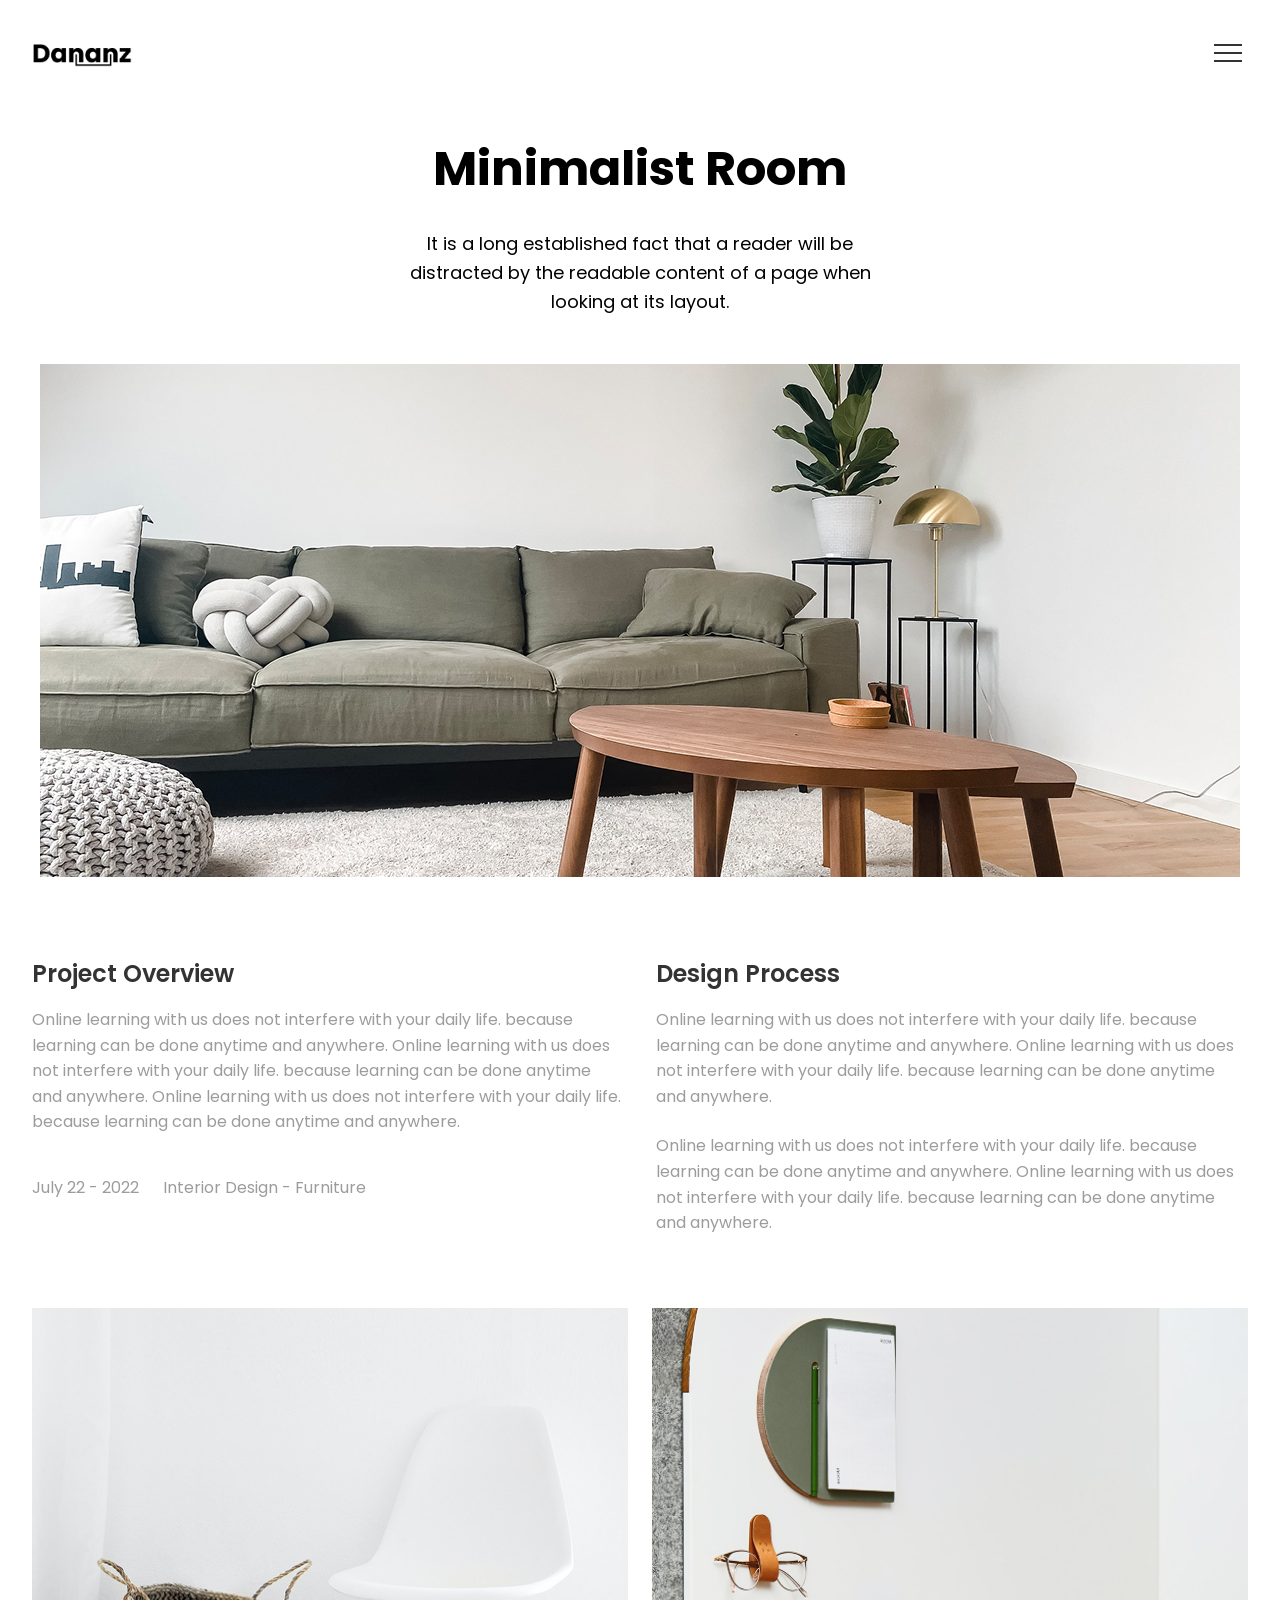
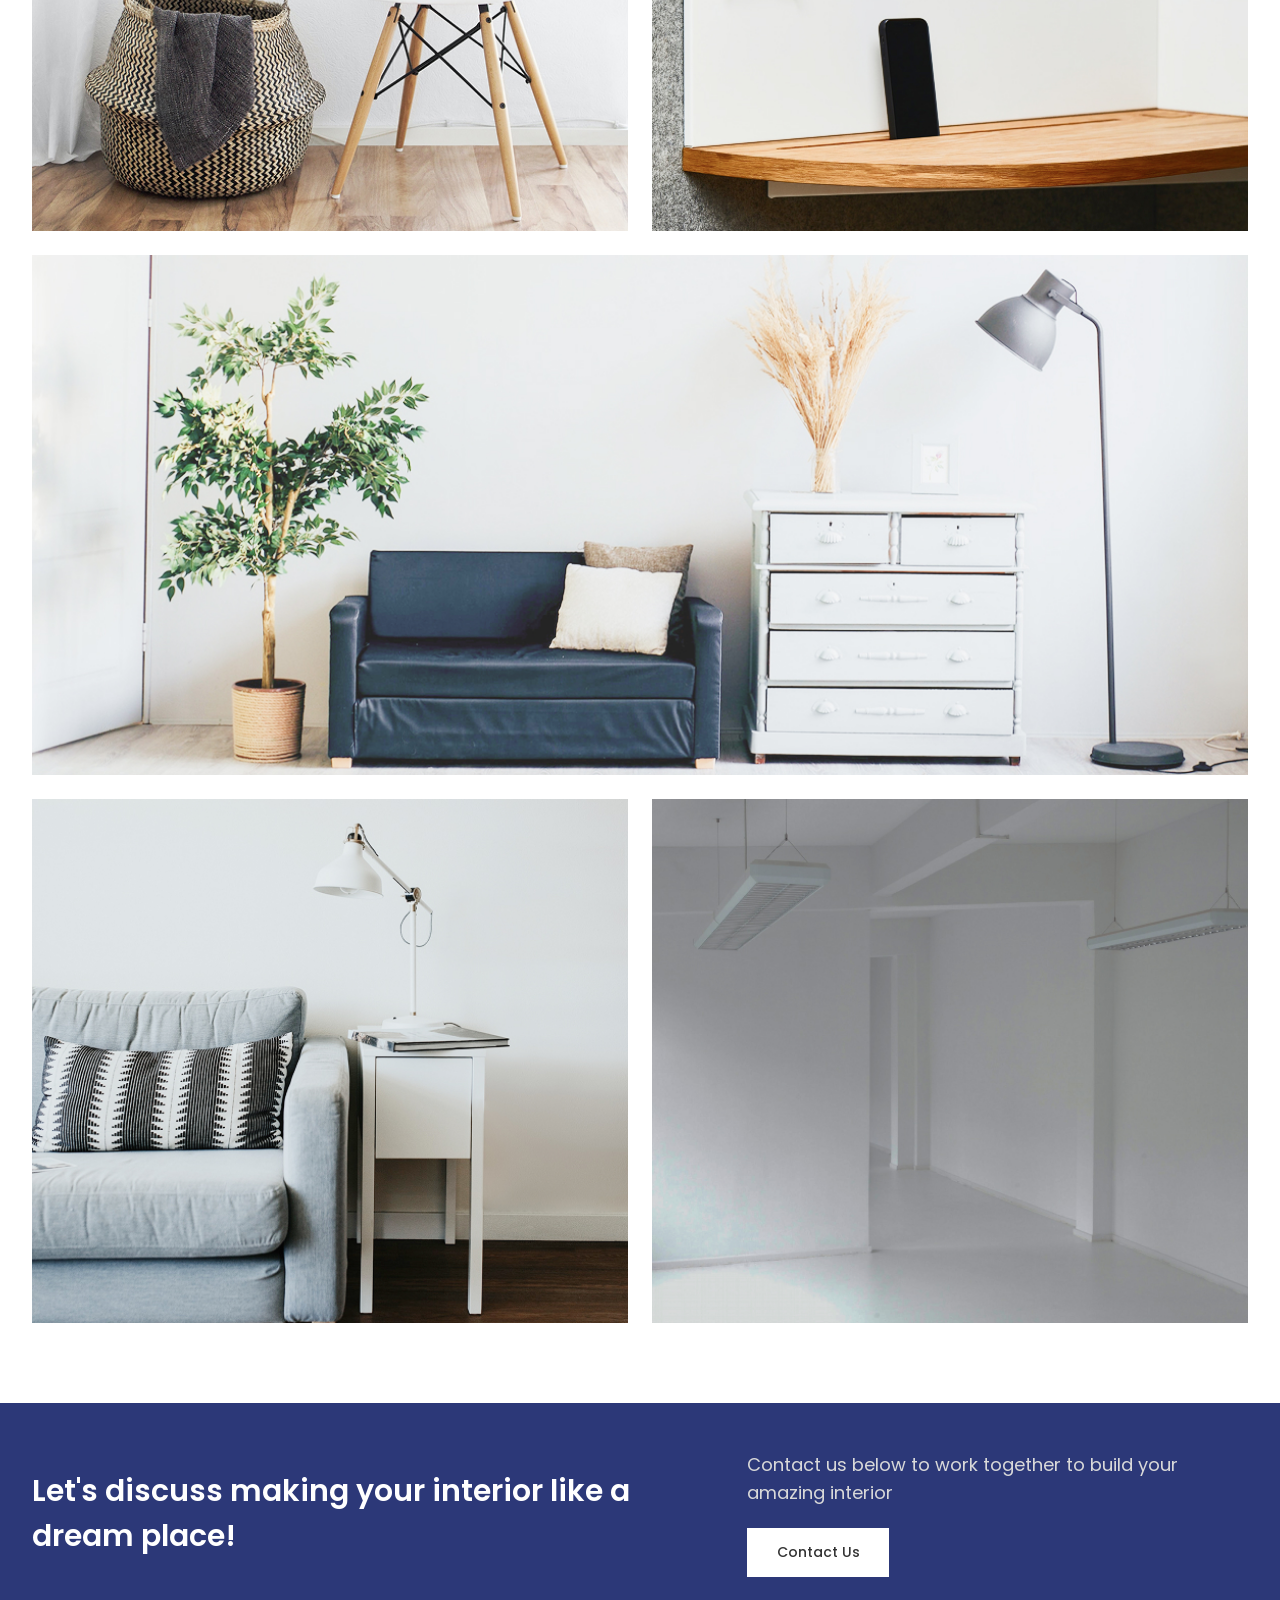
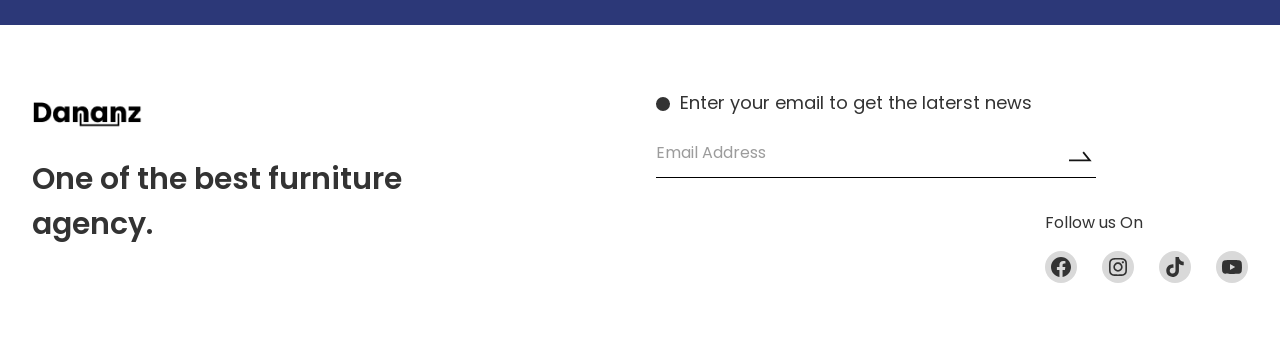
<file: minimalist_room.html>
<!doctype html>
<html lang="en">
  <head>
    <meta charset="UTF-8" />
    <meta name="viewport" content="width=device-width, initial-scale=1.0" />
    <link rel="preconnect" href="https://fonts.googleapis.com" />
    <link rel="preconnect" href="https://fonts.gstatic.com" crossorigin />
    <link
      href="https://fonts.googleapis.com/css2?family=Poppins:ital,wght@0,100;0,200;0,300;0,400;0,500;0,600;0,700;0,800;0,900;1,100;1,200;1,300;1,400;1,500;1,600;1,700;1,800;1,900&display=swap"
      rel="stylesheet"
    />
    <link
      rel="stylesheet"
      href="https://cdnjs.cloudflare.com/ajax/libs/modern-normalize/3.0.1/modern-normalize.css"
      integrity="sha512-gnAN+RgTMylunXI7AMg+PtcUGpKZFkZJoFIkAWvdPFRrFJz3p2tx4+9xbjILRfN7CzoViMgS8vSf06fSQzWZjA=="
      crossorigin="anonymous"
      referrerpolicy="no-referrer"
    />
    <link rel="stylesheet" href="./sass/main.css" />
    <title>Dananz</title>
  </head>

  <body>
    <header class="header">
      <div class="container">
        <div class="header__inner">
          <a class="header__link_logo" href="./index.html">
            <img src="./images/Home/dananz_logo.png" alt="Dananz logotype" />
          </a>

          <button
            class="header__menu_button"
            type="button"
            aria-label="Open navigation menu"
            aria-expanded="false"
            aria-controls="header-menu"
          >
            <span></span>
            <span></span>
            <span></span>
          </button>

          <div class="header__menu" id="header-menu">
            <nav class="nav" aria-label="Main navigation">
              <ul class="nav__list">
                <li>
                  <a class="nav__link" href="./index.html">Home</a>
                </li>
                <li>
                  <a class="nav__link" href="./about.html">About us</a>
                </li>
                <li>
                  <a class="nav__link" href="./services.html">Services</a>
                </li>
                <li>
                  <a class="nav__link" href="./team.html">Our Teams</a>
                </li>
                <li>
                  <a class="nav__link" href="./portfolio.html">Portfolio</a>
                </li>
              </ul>
            </nav>

            <a class="header__button" href="./contact.html"> Contact us </a>
          </div>
        </div>
      </div>
    </header>

    <main>
      <section class="minimalist">
        <div class="container">
          <div class="minimalist__inner">
            <h1 class="minimalist__title">Minimalist Room</h1>
            <p class="minimalist__subtitle">
              It is a long established fact that a reader will be distracted by
              the readable content of a page when looking at its layout.
            </p>
            <img
              class="minimalist__image"
              src="./images/minimalist_room/minimalist_hero.jpg"
              alt="Sofa with pillows, table, plant, lamp"
            />
          </div>
          <div class="minimalist__description_container">
            <div>
              <h3 class="minimalist__description_title">Project Overview</h3>
              <p class="minimalist__description">
                Online learning with us does not interfere with your daily life.
                because learning can be done anytime and anywhere. Online
                learning with us does not interfere with your daily life.
                because learning can be done anytime and anywhere. Online
                learning with us does not interfere with your daily life.
                because learning can be done anytime and anywhere.
              </p>
              <p
                class="minimalist__description minimalist__description--margin"
              >
                <span class="minimalist__span">July 22 - 2022</span>Interior
                Design - Furniture
              </p>
            </div>
            <div>
              <h3 class="minimalist__description_title">Design Process</h3>
              <p class="minimalist__description">
                Online learning with us does not interfere with your daily life.
                because learning can be done anytime and anywhere. Online
                learning with us does not interfere with your daily life.
                because learning can be done anytime and anywhere.
              </p>
              <p
                class="minimalist__description minimalist__description--bottom"
              >
                Online learning with us does not interfere with your daily life.
                because learning can be done anytime and anywhere. Online
                learning with us does not interfere with your daily life.
                because learning can be done anytime and anywhere.
              </p>
            </div>
          </div>
          <ul class="minimalist__list">
            <li class="minimalist__item">
              <img
                src="./images/minimalist_room/gallery_img_1.jpg"
                alt="Chair and laundry basket"
              />
            </li>
            <li class="minimalist__item">
              <img
                src="./images/minimalist_room/gallery_img_2.jpg"
                alt="Smartphone, notebook, pen, glasses"
              />
            </li>
            <li class="minimalist__item">
              <img
                src="./images/minimalist_room/gallery_img_3.jpg"
                alt="Sofa with pillows, plant, lamp, chest of drawers"
              />
            </li>
            <li class="minimalist__item">
              <img
                src="./images/minimalist_room/gallery_img_4.jpg"
                alt="Sofa with pillow, table, book, table lamp"
              />
            </li>
            <li class="minimalist__item">
              <img
                src="./images/minimalist_room/gallery_img_5.jpg"
                alt="White empty room with ceiling lamps"
              />
            </li>
          </ul>
        </div>
      </section>
      <section class="contact">
        <div class="container">
          <div class="contact__inner">
            <div>
              <h2 class="contact__title">
                Let's discuss making your interior like a dream place!
              </h2>
            </div>
            <div>
              <p class="contact__description">
                Contact us below to work together to build your amazing interior
              </p>
              <a href="./contact.html" class="contact__button" type="button"
                >Contact Us</a
              >
            </div>
          </div>
        </div>
      </section>
    </main>
    <footer class="footer">
      <div class="container">
        <div class="footer__inner">
          <div>
            <a class="footer__logo" href="#"
              ><img src="./images/Home/dananz_logo.png" alt="Dananz logotype"
            /></a>
            <h2 class="footer__title">One of the best furniture agency.</h2>
          </div>
          <div>
            <p class="footer__description">
              Enter your email to get the laterst news
            </p>
            <form class="footer__form">
              <input
                class="footer__input"
                type="email"
                name="email"
                placeholder="Email Address"
              />
              <button
                class="footer__button"
                type="submit"
                aria-label="Subscribe to newsletter"
              ></button>
            </form>
            <div class="footer__social_container">
              <p class="footer__social_title">Follow us On</p>
              <ul class="social__list">
                <li>
                  <a class="social__link" href="#" aria-label="Facebook">
                    <svg class="social__icon">
                      <use
                        href="./images/Home/socials_icons.svg#icon-facebook"
                        alt="Facebook"
                      ></use>
                    </svg>
                  </a>
                </li>
                <li>
                  <a class="social__link" href="#" aria-label="Instagram">
                    <svg class="social__icon">
                      <use
                        href="./images/Home/socials_icons.svg#icon-instagram"
                        alt="Instagram"
                      ></use>
                    </svg>
                  </a>
                </li>
                <li>
                  <a class="social__link" href="#" aria-label="Tiktok">
                    <svg class="social__icon">
                      <use
                        href="./images/Home/socials_icons.svg#icon-tiktok"
                        alt="Tiktok"
                      ></use>
                    </svg>
                  </a>
                </li>
                <li>
                  <a class="social__link" href="#" aria-label="Youtube">
                    <svg class="social__icon">
                      <use
                        href="./images/Home/socials_icons.svg#icon-youtube"
                        alt="Youtube"
                      ></use>
                    </svg>
                  </a>
                </li>
              </ul>
            </div>
          </div>
        </div>
      </div>
    </footer>
    <script src="./js/menu.js" defer></script>
  </body>
</html>
</file>
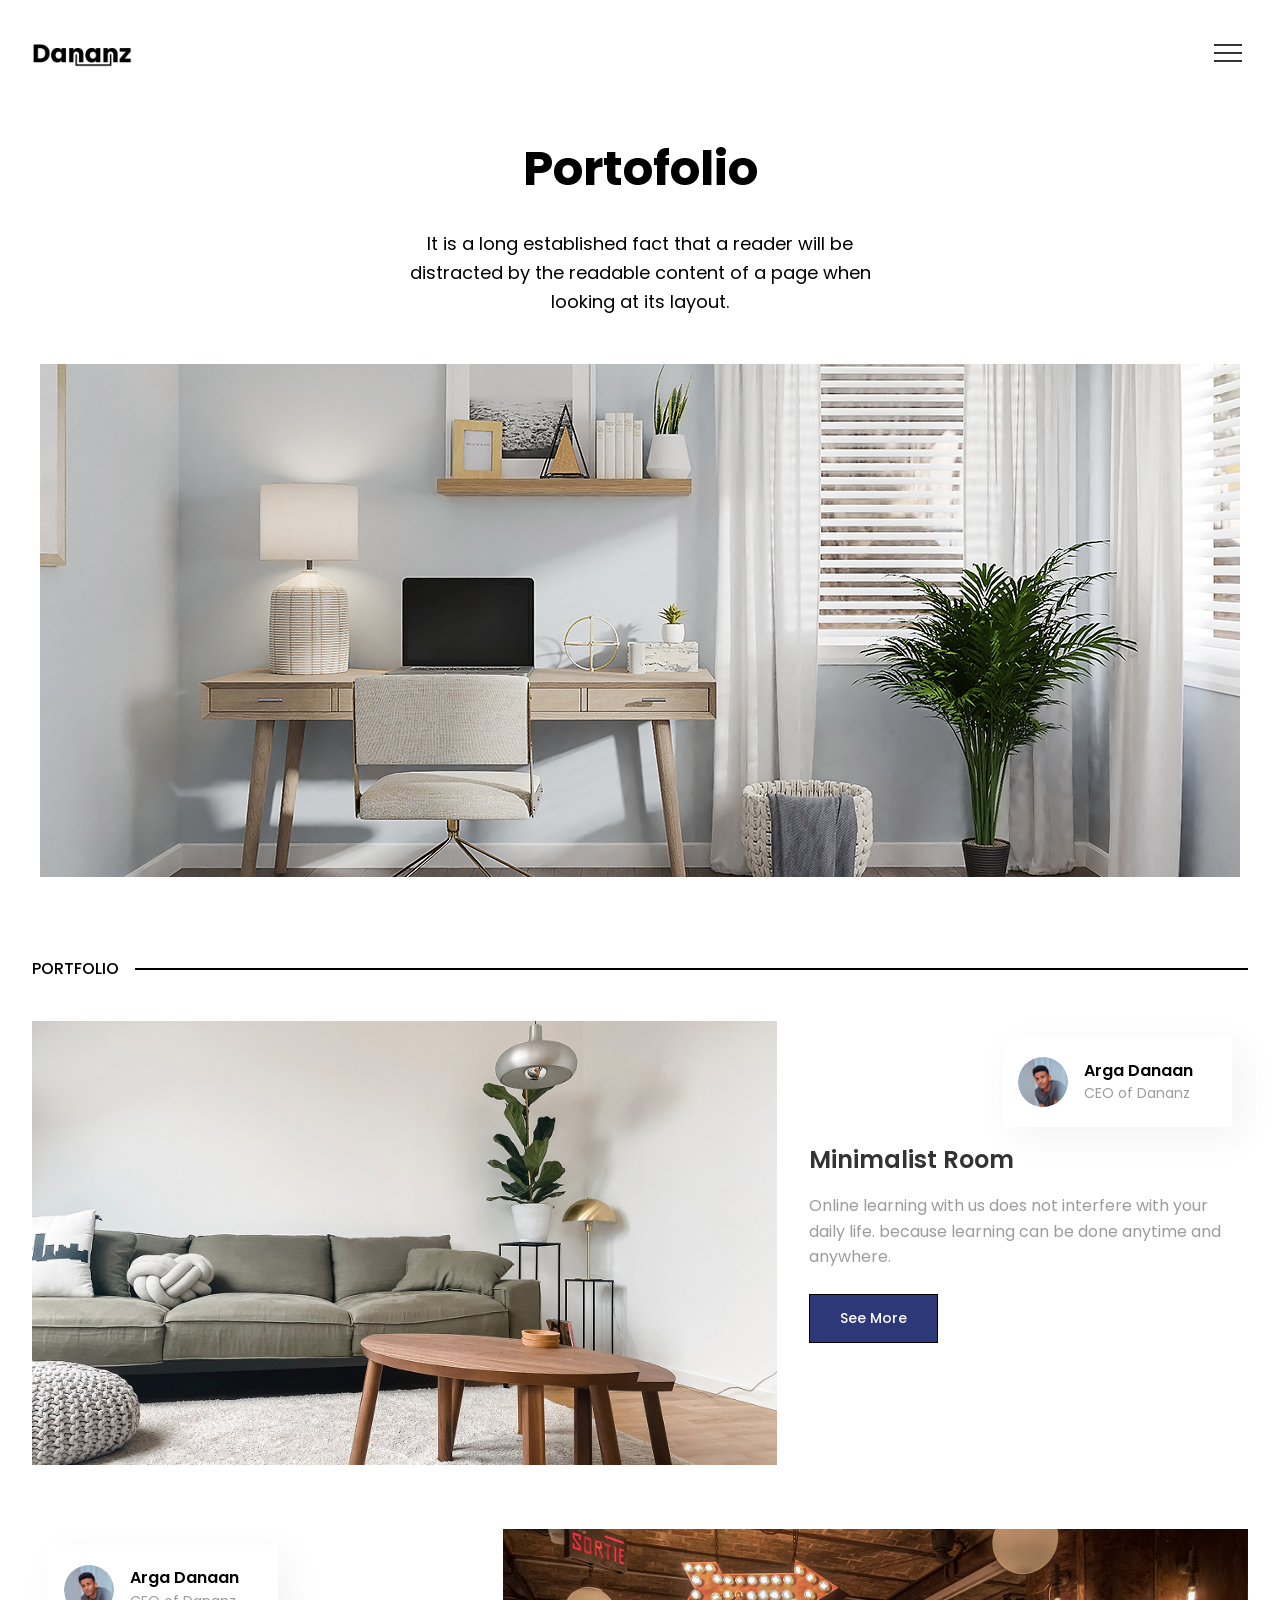
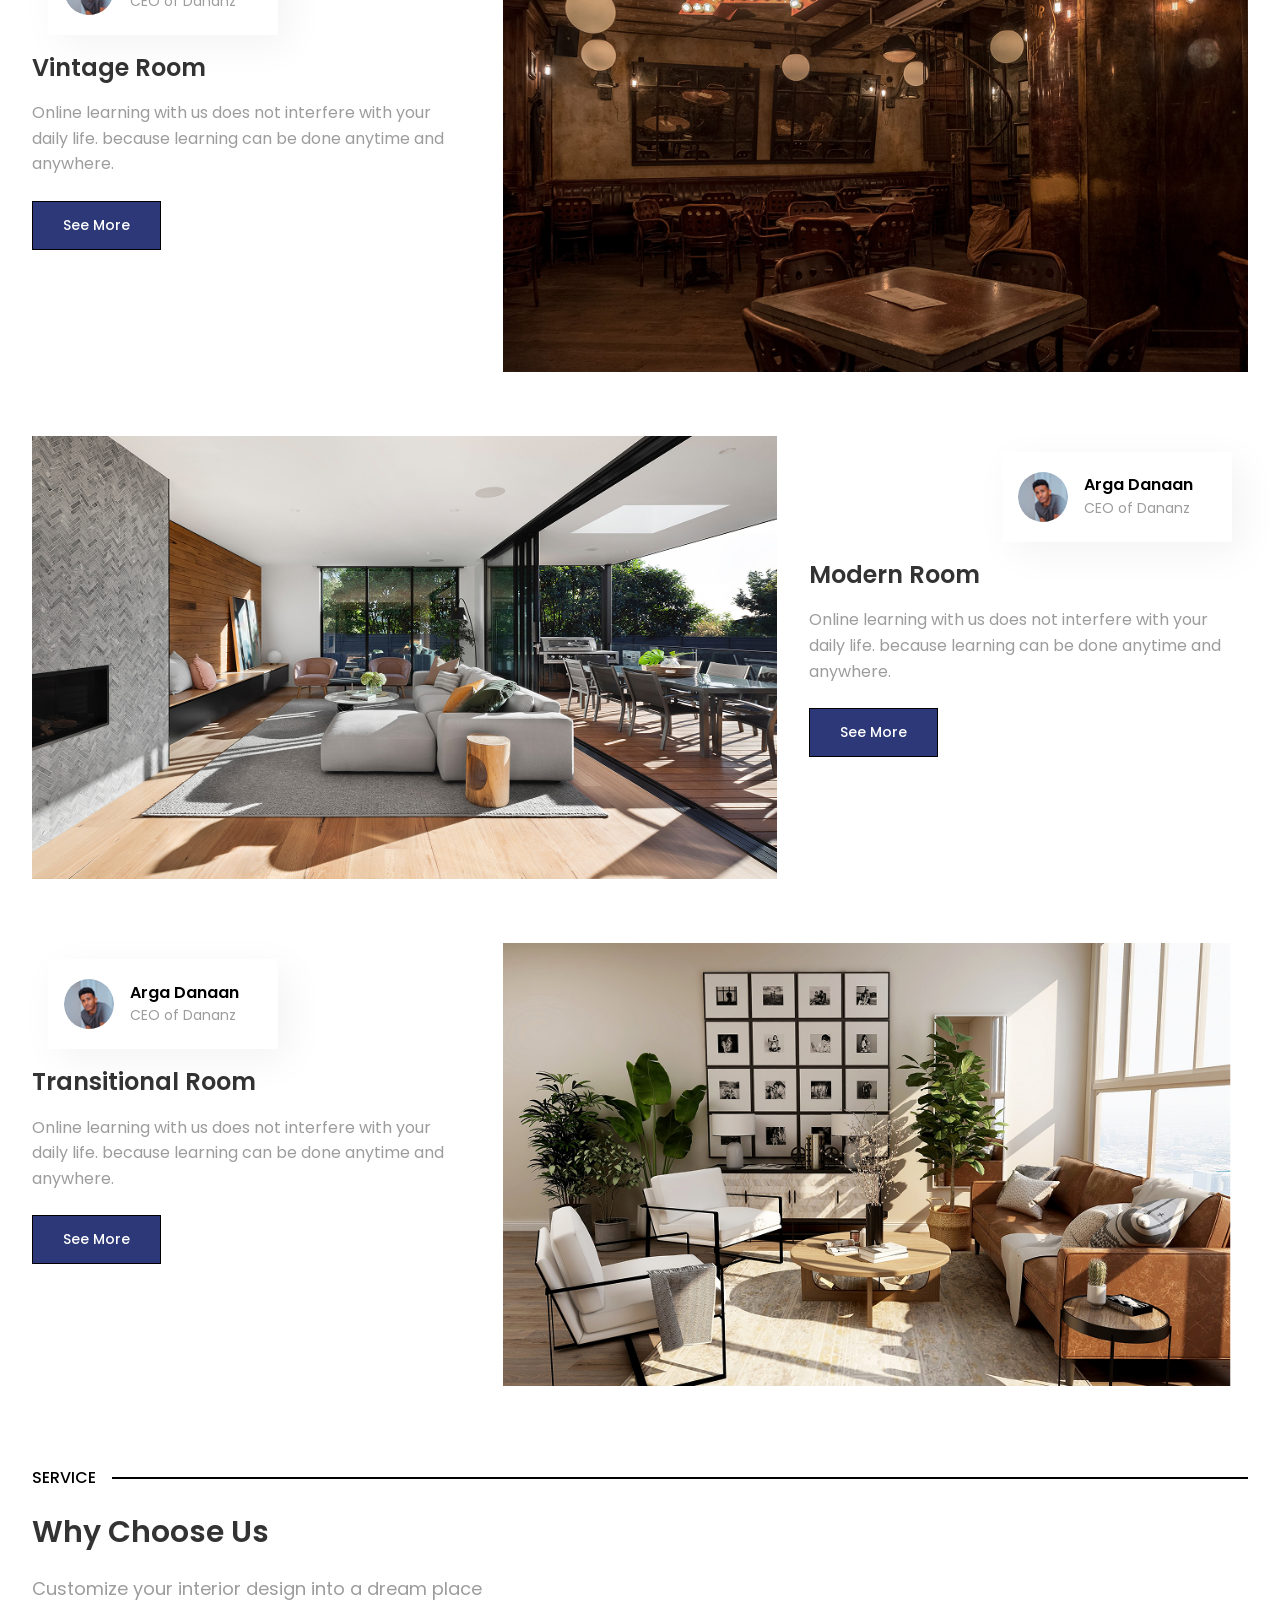
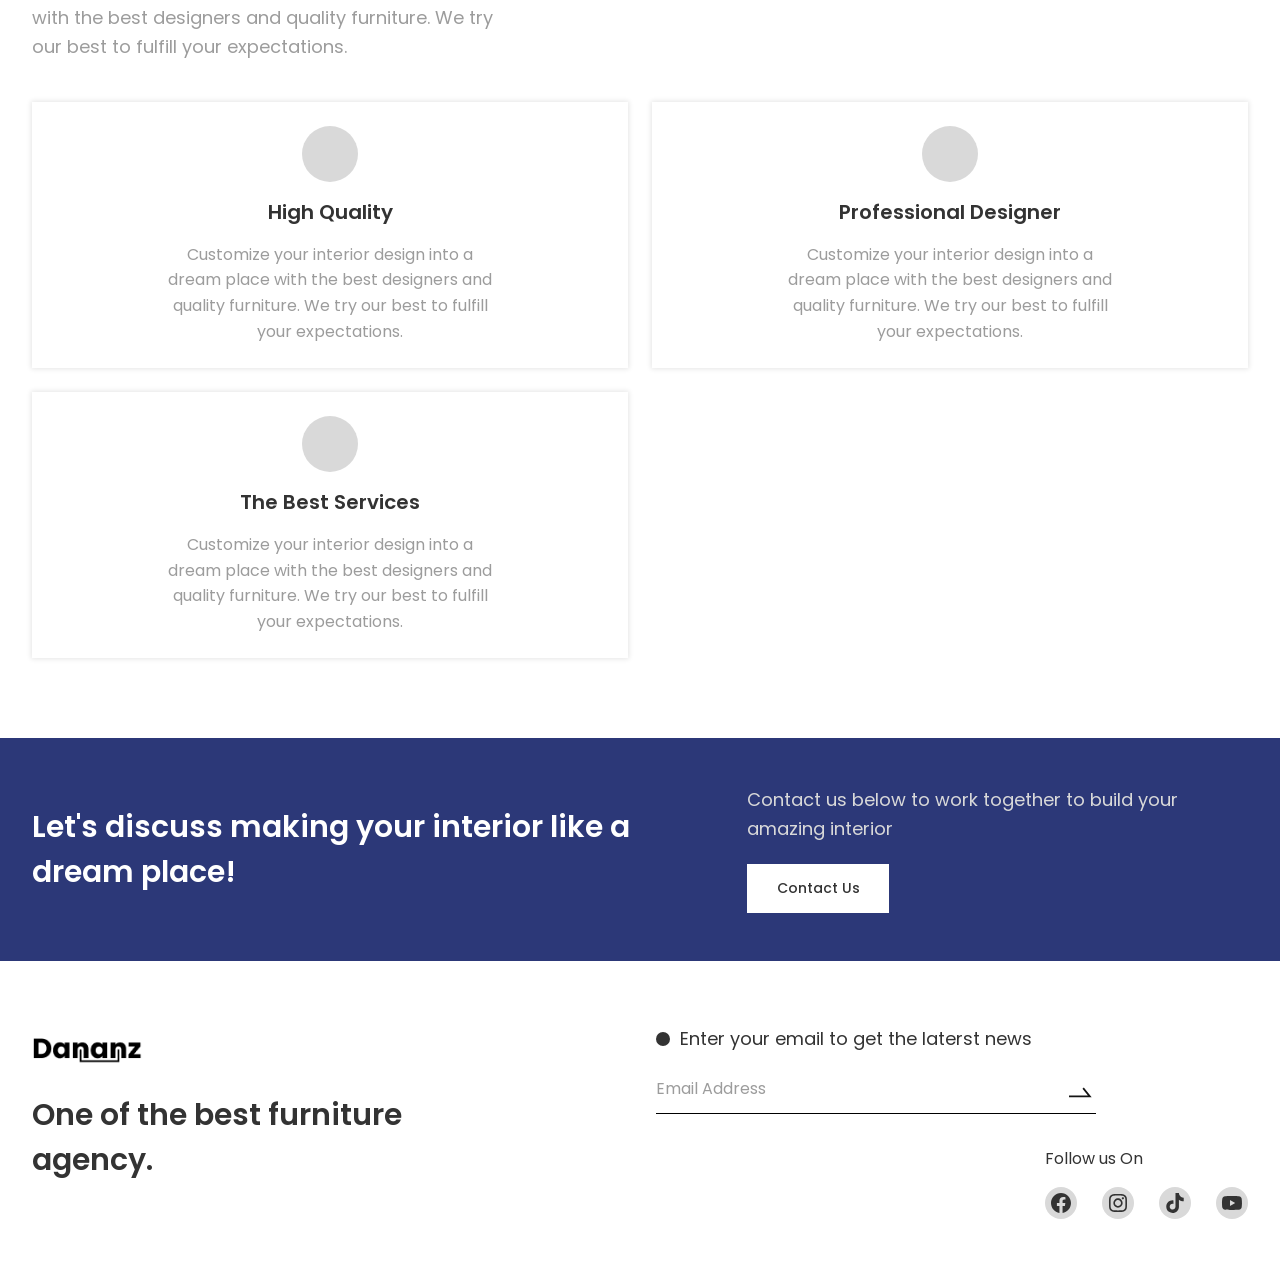
<file: portfolio.html>
<!doctype html>
<html lang="en">
  <head>
    <meta charset="UTF-8" />
    <meta name="viewport" content="width=device-width, initial-scale=1.0" />
    <link rel="preconnect" href="https://fonts.googleapis.com" />
    <link rel="preconnect" href="https://fonts.gstatic.com" crossorigin />
    <link
      href="https://fonts.googleapis.com/css2?family=Poppins:ital,wght@0,100;0,200;0,300;0,400;0,500;0,600;0,700;0,800;0,900;1,100;1,200;1,300;1,400;1,500;1,600;1,700;1,800;1,900&display=swap"
      rel="stylesheet"
    />
    <link
      rel="stylesheet"
      href="https://cdnjs.cloudflare.com/ajax/libs/modern-normalize/3.0.1/modern-normalize.css"
      integrity="sha512-gnAN+RgTMylunXI7AMg+PtcUGpKZFkZJoFIkAWvdPFRrFJz3p2tx4+9xbjILRfN7CzoViMgS8vSf06fSQzWZjA=="
      crossorigin="anonymous"
      referrerpolicy="no-referrer"
    />
    <link rel="stylesheet" href="./sass/main.css" />
    <title>Dananz</title>
  </head>

  <body>
    <header class="header">
      <div class="container">
        <div class="header__inner">
          <a class="header__link_logo" href="./index.html">
            <img src="./images/Home/dananz_logo.png" alt="Dananz logotype" />
          </a>

          <button
            class="header__menu_button"
            type="button"
            aria-label="Open navigation menu"
            aria-expanded="false"
            aria-controls="header-menu"
          >
            <span></span>
            <span></span>
            <span></span>
          </button>

          <div class="header__menu" id="header-menu">
            <nav class="nav" aria-label="Main navigation">
              <ul class="nav__list">
                <li>
                  <a class="nav__link" href="./index.html"> Home </a>
                </li>
                <li>
                  <a class="nav__link" href="./about.html"> About us </a>
                </li>
                <li>
                  <a class="nav__link" href="./services.html"> Services </a>
                </li>
                <li>
                  <a class="nav__link" href="./team.html"> Our Teams </a>
                </li>
                <li>
                  <a
                    class="nav__link nav__link--active"
                    href="./portfolio.html"
                    aria-current="page"
                  >
                    Portfolio
                  </a>
                </li>
              </ul>
            </nav>

            <a class="header__button" href="./contact.html"> Contact us </a>
          </div>
        </div>
      </div>
    </header>

    <main>
      <section class="portfolio_hero">
        <div class="container">
          <h1 class="portfolio_hero__title">Portofolio</h1>
          <p class="portfolio_hero__description">
            It is a long established fact that a reader will be distracted by
            the readable content of a page when looking at its layout.
          </p>
          <img
            class="portfolio_hero__image"
            src="./images/portfolio/portfolio_hero_image.jpg"
            alt="Table, computer chair, laptop, table lamp, wall shelf, basket, flowers, windows with blinds"
          />
        </div>
      </section>
      <section class="portfolio">
        <div class="container">
          <h2 class="portfolio__title">Portfolio</h2>
          <ul class="portfolio__list">
            <li class="portfolio__item" id="portfolio_minimalist">
              <img
                class="portfolio__image"
                src="./images/portfolio/portfolio_img_1.jpg"
                alt="Sofa with pillows, table, plant, lamp"
              />
              <div class="portfolio__item_container">
                <h3 class="portfolio__item_title">Minimalist Room</h3>
                <p class="portfolio__item_decription">
                  Online learning with us does not interfere with your daily
                  life. because learning can be done anytime and anywhere.
                </p>
                <a
                  class="portfolio__item_button"
                  type="button"
                  href="./minimalist_room.html"
                  >See More</a
                >
              </div>
              <div class="portfolio__card">
                <img
                  class="portfolio__card_image"
                  src="./images/Home/arga_danaan.png"
                  alt="Arga Danaan"
                />
                <div>
                  <h3 class="portfolio__card_title">Arga Danaan</h3>
                  <p class="portfolio__card_description">CEO of Dananz</p>
                </div>
              </div>
            </li>
            <li
              class="portfolio__item portfolio__item--reverse"
              id="portfolio_vintage"
            >
              <img
                class="portfolio__image"
                src="./images/portfolio/portfolio_img_2.jpg"
                alt="Pub, tables, chairs, stairs, lamps"
              />
              <div class="portfolio__item_container">
                <h3 class="portfolio__item_title">Vintage Room</h3>
                <p class="portfolio__item_decription">
                  Online learning with us does not interfere with your daily
                  life. because learning can be done anytime and anywhere.
                </p>
                <a class="portfolio__item_button" type="button" href="#"
                  >See More</a
                >
              </div>
              <div class="portfolio__card portfolio__card--reverse">
                <img
                  class="portfolio__card_image"
                  src="./images/Home/arga_danaan.png"
                  alt="Arga Danaan"
                />
                <div>
                  <h3 class="portfolio__card_title">Arga Danaan</h3>
                  <p class="portfolio__card_description">CEO of Dananz</p>
                </div>
              </div>
            </li>
            <li class="portfolio__item" id="portfolio_modern">
              <img
                class="portfolio__image"
                src="./images/portfolio/portfolio_img_3.jpg"
                alt="Sofa, armchairs, table, dining table with chairs, stove, plants"
              />
              <div class="portfolio__item_container">
                <h3 class="portfolio__item_title">Modern Room</h3>
                <p class="portfolio__item_decription">
                  Online learning with us does not interfere with your daily
                  life. because learning can be done anytime and anywhere.
                </p>
                <a class="portfolio__item_button" type="button" href="#"
                  >See More</a
                >
              </div>
              <div class="portfolio__card">
                <img
                  class="portfolio__card_image"
                  src="./images/Home/arga_danaan.png"
                  alt="Arga Danaan"
                />
                <div>
                  <h3 class="portfolio__card_title">Arga Danaan</h3>
                  <p class="portfolio__card_description">CEO of Dananz</p>
                </div>
              </div>
            </li>
            <li
              class="portfolio__item portfolio__item--reverse"
              id="portfolio_transitional"
            >
              <img
                class="portfolio__image"
                src="./images/portfolio/portfolio_img_4.jpg"
                alt="Sofa, armchairs, table, photo on the wall, plants, lamp"
              />
              <div class="portfolio__item_container">
                <h3 class="portfolio__item_title">Transitional Room</h3>
                <p class="portfolio__item_decription">
                  Online learning with us does not interfere with your daily
                  life. because learning can be done anytime and anywhere.
                </p>
                <a class="portfolio__item_button" type="button" href="#"
                  >See More</a
                >
              </div>
              <div class="portfolio__card portfolio__card--reverse">
                <img
                  class="portfolio__card_image"
                  src="./images/Home/arga_danaan.png"
                  alt="Arga Danaan"
                />
                <div>
                  <h3 class="portfolio__card_title">Arga Danaan</h3>
                  <p class="portfolio__card_description">CEO of Dananz</p>
                </div>
              </div>
            </li>
          </ul>
        </div>
      </section>
      <section class="services">
        <div class="container">
          <h2 class="services__title">Service</h2>
          <h3 class="services__subtitle">Why Choose Us</h3>
          <p class="services__description">
            Customize your interior design into a dream place with the best
            designers and quality furniture. We try our best to fulfill your
            expectations.
          </p>
          <ul class="services__list">
            <li class="services__item">
              <span class="services__icon"></span>
              <h3 class="services__item_title">High Quality</h3>
              <p class="services__item_description">
                Customize your interior design into a dream place with the best
                designers and quality furniture. We try our best to fulfill your
                expectations.
              </p>
            </li>
            <li class="services__item">
              <span class="services__icon"></span>
              <h3 class="services__item_title">Professional Designer</h3>
              <p class="services__item_description">
                Customize your interior design into a dream place with the best
                designers and quality furniture. We try our best to fulfill your
                expectations.
              </p>
            </li>
            <li class="services__item">
              <span class="services__icon"></span>
              <h3 class="services__item_title">The Best Services</h3>
              <p class="services__item_description">
                Customize your interior design into a dream place with the best
                designers and quality furniture. We try our best to fulfill your
                expectations.
              </p>
            </li>
          </ul>
        </div>
      </section>
      <section class="contact">
        <div class="container">
          <div class="contact__inner">
            <div>
              <h2 class="contact__title">
                Let's discuss making your interior like a dream place!
              </h2>
            </div>
            <div>
              <p class="contact__description">
                Contact us below to work together to build your amazing interior
              </p>
              <a href="./contact.html" class="contact__button" type="button"
                >Contact Us</a
              >
            </div>
          </div>
        </div>
      </section>
    </main>
    <footer class="footer">
      <div class="container">
        <div class="footer__inner">
          <div>
            <a class="footer__logo" href="#"
              ><img src="./images/Home/dananz_logo.png" alt="Dananz logotype"
            /></a>
            <h2 class="footer__title">One of the best furniture agency.</h2>
          </div>
          <div>
            <p class="footer__description">
              Enter your email to get the laterst news
            </p>
            <form class="footer__form">
              <input
                class="footer__input"
                type="email"
                name="email"
                placeholder="Email Address"
              />
              <button
                class="footer__button"
                type="submit"
                aria-label="Subscribe to newsletter"
              ></button>
            </form>
            <div class="footer__social_container">
              <p class="footer__social_title">Follow us On</p>
              <ul class="social__list">
                <li>
                  <a class="social__link" href="#" aria-label="Facebook">
                    <svg class="social__icon">
                      <use
                        href="./images/Home/socials_icons.svg#icon-facebook"
                        alt="Facebook"
                      ></use>
                    </svg>
                  </a>
                </li>
                <li>
                  <a class="social__link" href="#" aria-label="Instagram">
                    <svg class="social__icon">
                      <use
                        href="./images/Home/socials_icons.svg#icon-instagram"
                        alt="Instagram"
                      ></use>
                    </svg>
                  </a>
                </li>
                <li>
                  <a class="social__link" href="#" aria-label="Tiktok">
                    <svg class="social__icon">
                      <use
                        href="./images/Home/socials_icons.svg#icon-tiktok"
                        alt="Tiktok"
                      ></use>
                    </svg>
                  </a>
                </li>
                <li>
                  <a class="social__link" href="#" aria-label="Youtube">
                    <svg class="social__icon">
                      <use
                        href="./images/Home/socials_icons.svg#icon-youtube"
                        alt="Youtube"
                      ></use>
                    </svg>
                  </a>
                </li>
              </ul>
            </div>
          </div>
        </div>
      </div>
    </footer>
    <script src="./js/menu.js" defer></script>
  </body>
</html>
</file>
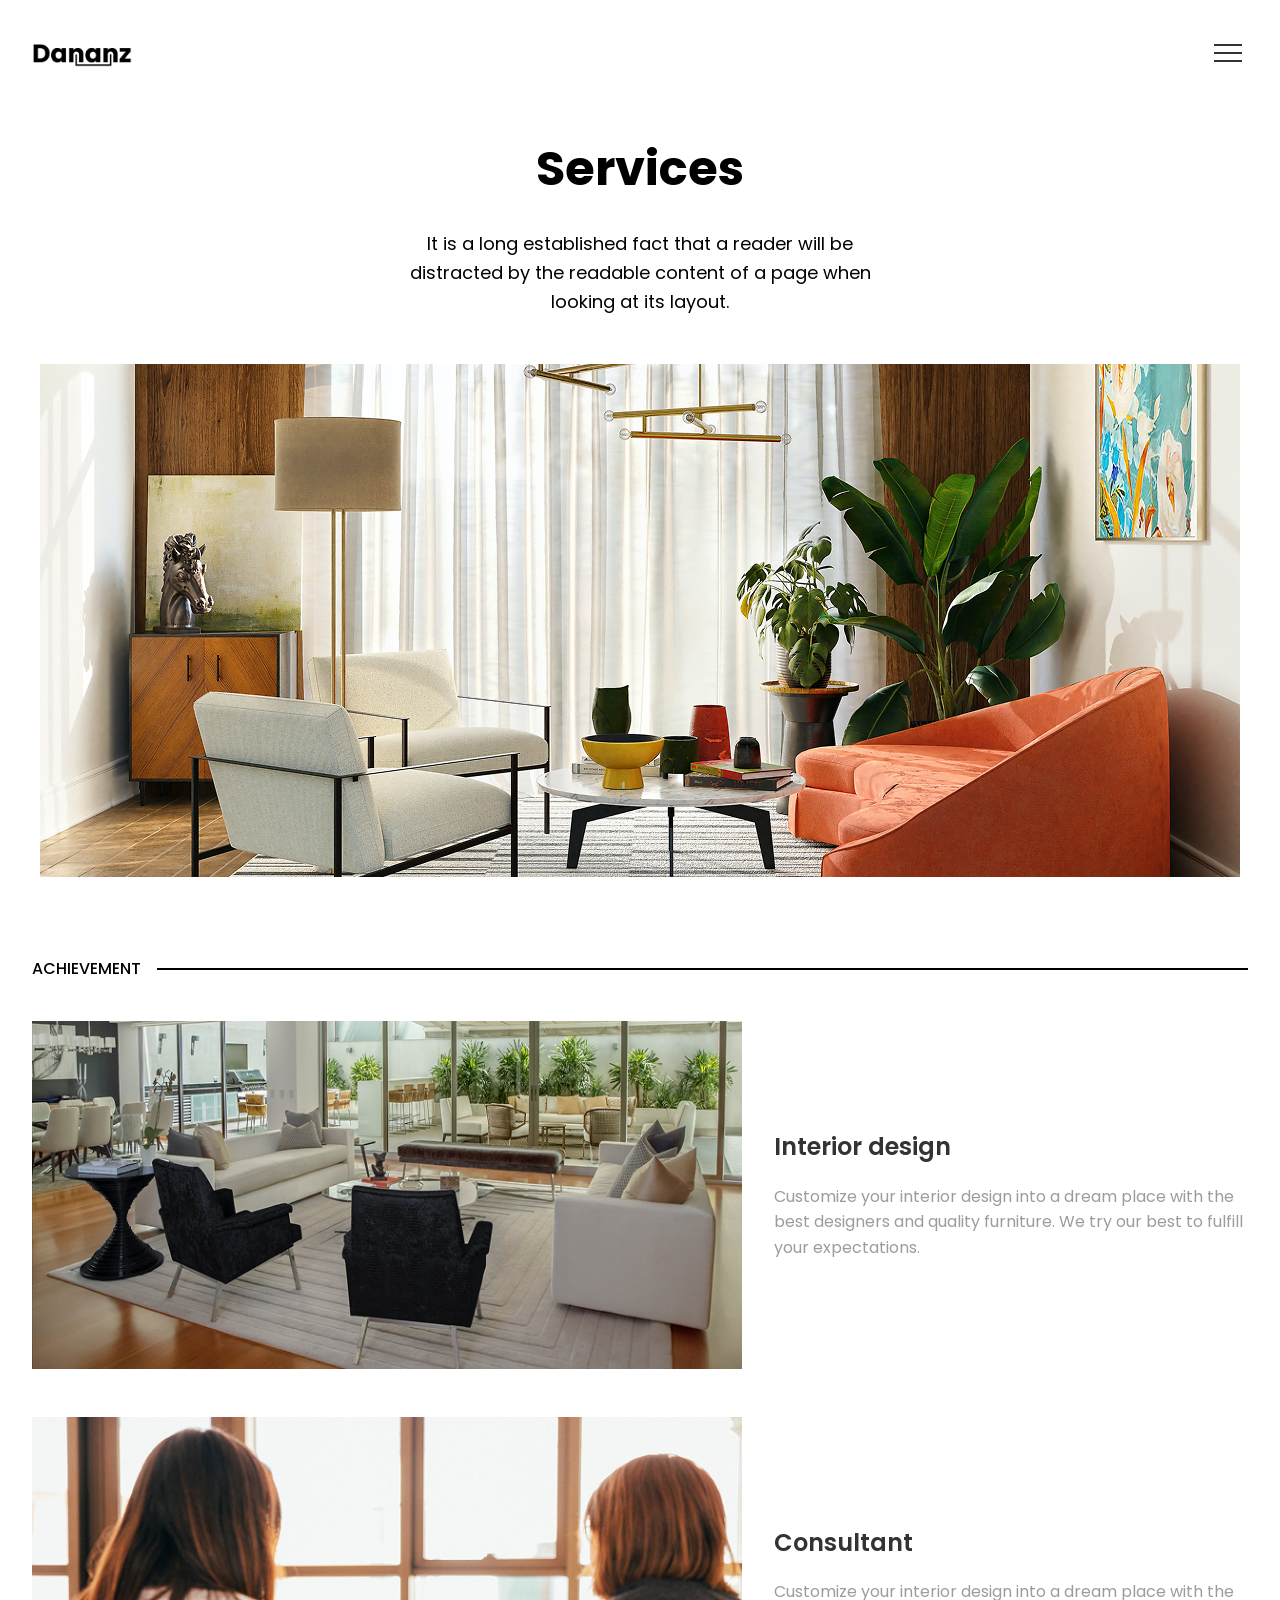
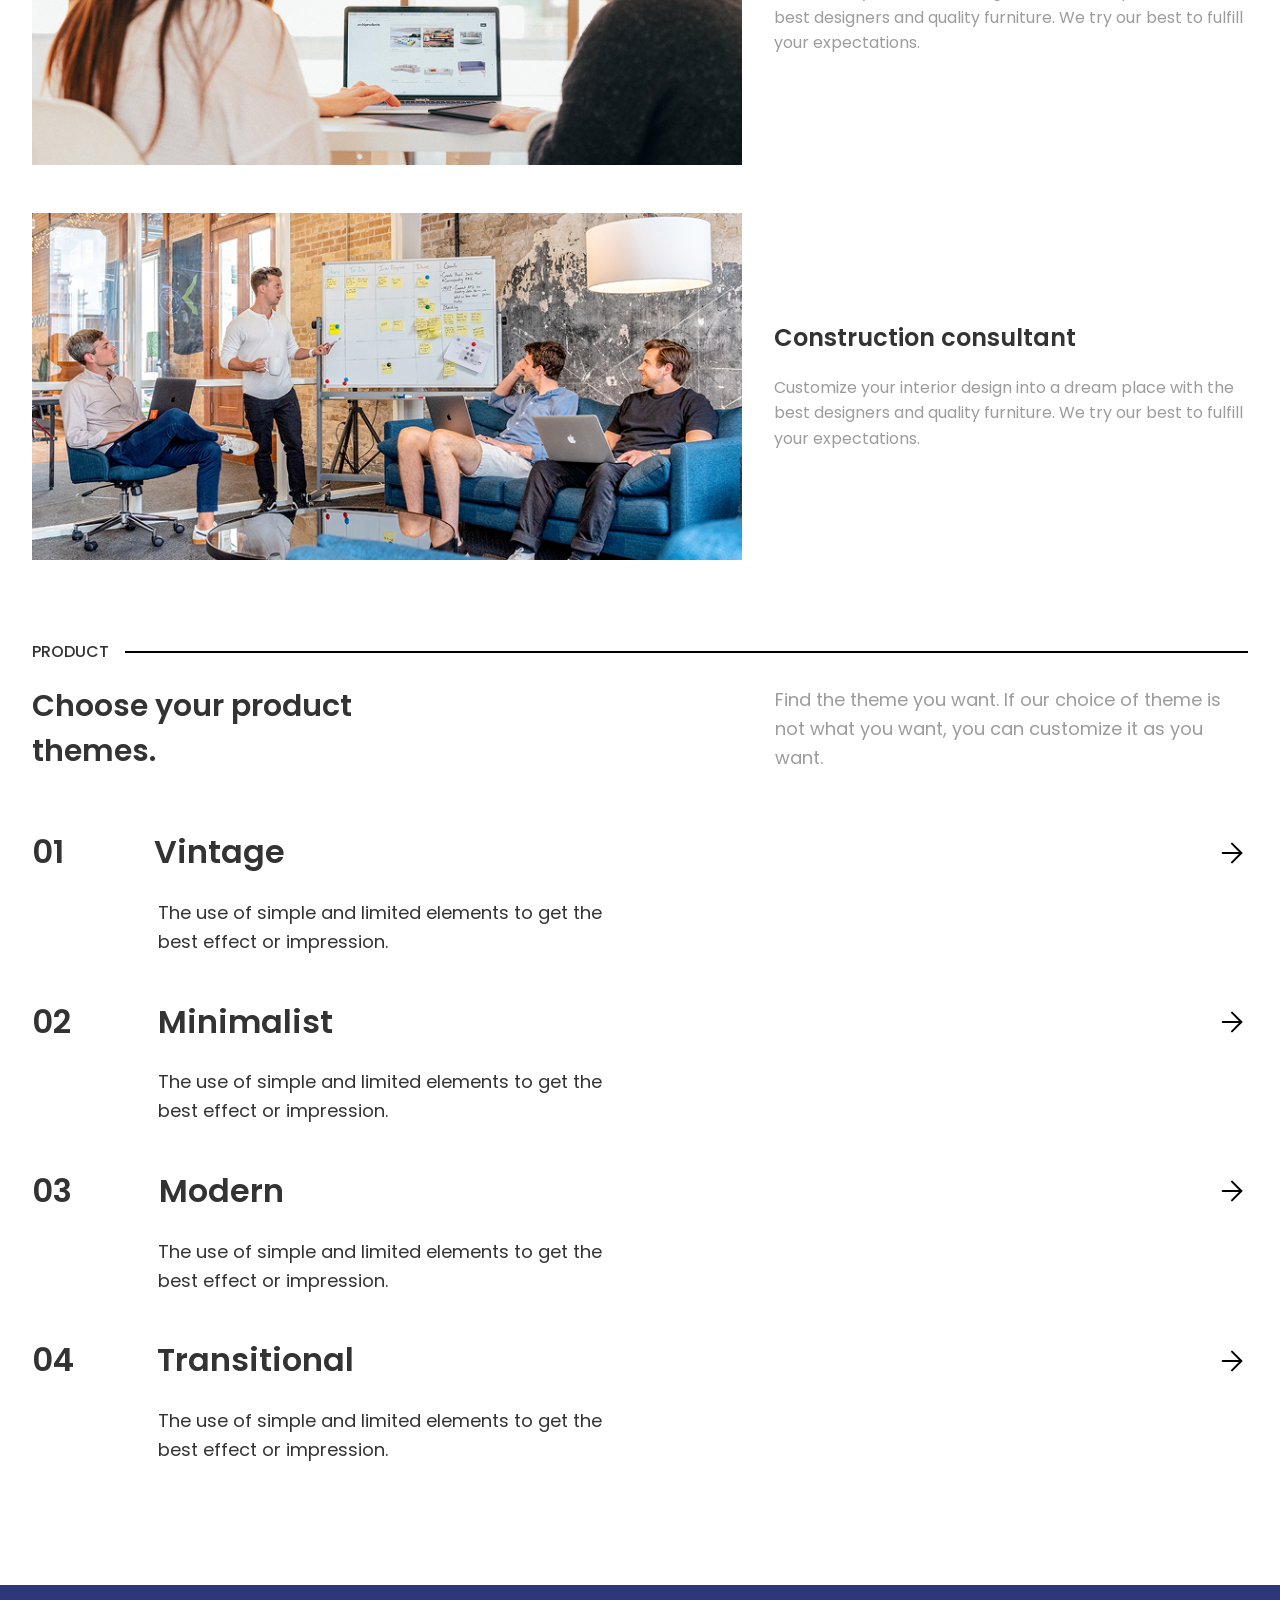
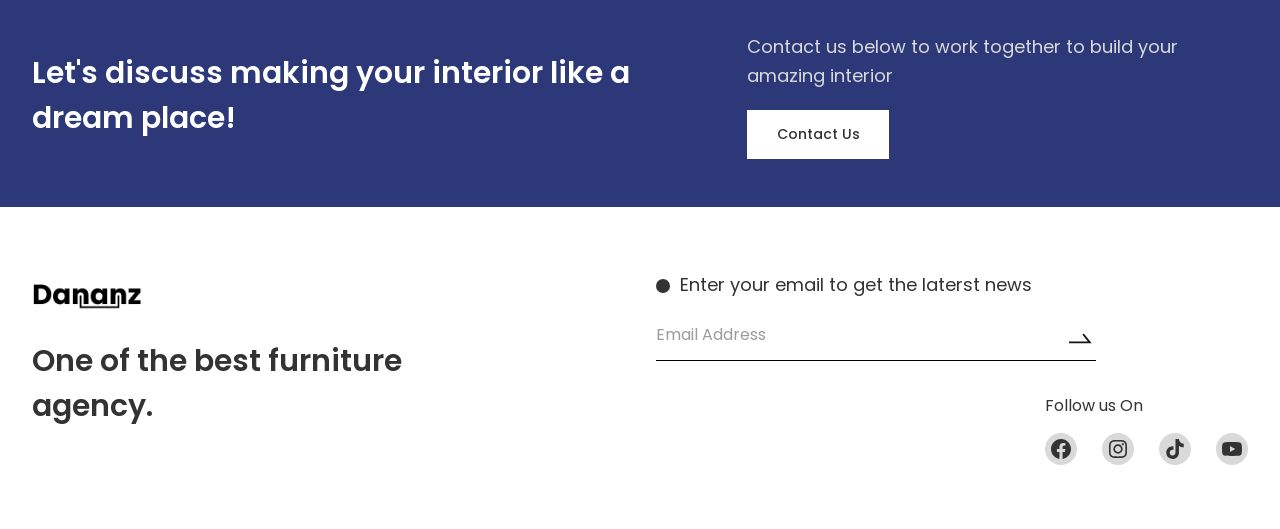
<file: services.html>
<!doctype html>
<html lang="en">
  <head>
    <meta charset="UTF-8" />
    <meta name="viewport" content="width=device-width, initial-scale=1.0" />
    <link
      href="https://fonts.googleapis.com/css2?family=Poppins:ital,wght@0,100;0,200;0,300;0,400;0,500;0,600;0,700;0,800;0,900;1,100;1,200;1,300;1,400;1,500;1,600;1,700;1,800;1,900&display=swap"
      rel="stylesheet"
    />
    <link
      rel="stylesheet"
      href="https://cdnjs.cloudflare.com/ajax/libs/modern-normalize/3.0.1/modern-normalize.css"
      integrity="sha512-gnAN+RgTMylunXI7AMg+PtcUGpKZFkZJoFIkAWvdPFRrFJz3p2tx4+9xbjILRfN7CzoViMgS8vSf06fSQzWZjA=="
      crossorigin="anonymous"
      referrerpolicy="no-referrer"
    />
    <link rel="stylesheet" href="./sass/main.css" />
    <title>Dananz</title>
  </head>

  <body>
    <header class="header">
      <div class="container">
        <div class="header__inner">
          <a class="header__link_logo" href="./index.html">
            <img src="./images/Home/dananz_logo.png" alt="Dananz logotype" />
          </a>

          <button
            class="header__menu_button"
            type="button"
            aria-label="Open navigation menu"
            aria-expanded="false"
            aria-controls="header-menu"
          >
            <span></span>
            <span></span>
            <span></span>
          </button>

          <div class="header__menu" id="header-menu">
            <nav class="nav" aria-label="Main navigation">
              <ul class="nav__list">
                <li>
                  <a class="nav__link" href="./index.html"> Home </a>
                </li>
                <li>
                  <a class="nav__link" href="./about.html"> About us </a>
                </li>
                <li>
                  <a
                    class="nav__link nav__link--active"
                    href="./services.html"
                    aria-current="page"
                  >
                    Services
                  </a>
                </li>
                <li>
                  <a class="nav__link" href="./team.html"> Our Teams </a>
                </li>
                <li>
                  <a class="nav__link" href="./portfolio.html"> Portfolio </a>
                </li>
              </ul>
            </nav>

            <a class="header__button" href="./contact.html"> Contact us </a>
          </div>
        </div>
      </div>
    </header>

    <main>
      <section class="services_hero">
        <div class="container">
          <h1 class="services_hero__title">Services</h1>
          <p class="services_hero__description">
            It is a long established fact that a reader will be distracted by
            the readable content of a page when looking at its layout.
          </p>
          <img
            class="services_hero__image"
            src="./images/services/services_hero_image.jpg"
            alt="Armchairs, sofa, table with books, lamps, plants, painting, nightstand, curtains"
          />
        </div>
      </section>
      <section class="achievements">
        <div class="container">
          <h2 class="achievements__title">Achievement</h2>
          <ul class="achievements__list">
            <li>
              <div class="achievements__inner">
                <div>
                  <img
                    class="achievements__image"
                    src="./images/services/achievements_img_1.jpg"
                    alt="Armchairs, sofas, bench, chairs, tables, book, plants"
                  />
                </div>
                <div class="achievements__description">
                  <h3
                    class="achievements__description_title"
                    id="achievement_1"
                  >
                    Interior design
                  </h3>
                  <p class="achievements__description_text">
                    Customize your interior design into a dream place with the
                    best designers and quality furniture. We try our best to
                    fulfill your expectations.
                  </p>
                </div>
              </div>
            </li>
            <li>
              <div class="achievements__inner">
                <div>
                  <img
                    class="achievements__image"
                    src="./images/services/achievements_img_2.jpg"
                    alt="Two girls at a table with a laptop"
                  />
                </div>
                <div class="achievements__description">
                  <h3
                    class="achievements__description_title"
                    id="achievement_2"
                  >
                    Consultant
                  </h3>
                  <p class="achievements__description_text">
                    Customize your interior design into a dream place with the
                    best designers and quality furniture. We try our best to
                    fulfill your expectations.
                  </p>
                </div>
              </div>
            </li>
            <li>
              <div class="achievements__inner">
                <div>
                  <img
                    class="achievements__image"
                    src="./images/services/achievements_img_3.jpg"
                    alt="4 men, sofa, armchair, board with stickers, table, lamp"
                  />
                </div>
                <div class="achievements__description">
                  <h3
                    class="achievements__description_title"
                    id="achievement_3"
                  >
                    Construction consultant
                  </h3>
                  <p class="achievements__description_text">
                    Customize your interior design into a dream place with the
                    best designers and quality furniture. We try our best to
                    fulfill your expectations.
                  </p>
                </div>
              </div>
            </li>
          </ul>
        </div>
      </section>
      <section class="product">
        <div class="container">
          <h2 class="product__title">Product</h2>
          <div class="product__inner">
            <h3 class="product__subtitle">Choose your product themes.</h3>
            <p class="product__description">
              Find the theme you want. If our choice of theme is not what you
              want, you can customize it as you want.
            </p>
          </div>
          <ul class="product__list">
            <li class="product__item">
              <div class="product__item_container">
                <h3 class="product__item_title">
                  <span class="product__item_title product__item_title--first"
                    >01</span
                  >Vintage
                </h3>
                <a
                  class="product__item_link"
                  href="./portfolio.html#portfolio_vintage"
                >
                  <img src="./images/Home/service_arrow.svg" />
                </a>
              </div>
              <p class="product__item_description">
                The use of simple and limited elements to get the best effect or
                impression.
              </p>
            </li>
            <li class="product__item">
              <div class="product__item_container">
                <h3 class="product__item_title">
                  <span class="product__item_title product__item_title--right"
                    >02</span
                  >Minimalist
                </h3>
                <a
                  class="product__item_link"
                  href="./portfolio.html#portfolio_minimalist"
                >
                  <img src="./images/Home/service_arrow.svg" />
                </a>
              </div>
              <p class="product__item_description">
                The use of simple and limited elements to get the best effect or
                impression.
              </p>
            </li>
            <li class="product__item">
              <div class="product__item_container">
                <h3 class="product__item_title">
                  <span class="product__item_title product__item_title--right"
                    >03</span
                  >Modern
                </h3>
                <a
                  class="product__item_link"
                  href="./portfolio.html#portfolio_modern"
                >
                  <img src="./images/Home/service_arrow.svg" />
                </a>
              </div>
              <p class="product__item_description">
                The use of simple and limited elements to get the best effect or
                impression.
              </p>
            </li>
            <li class="product__item">
              <div class="product__item_container">
                <h3 class="product__item_title">
                  <span class="product__item_title product__item_title--fourth"
                    >04</span
                  >Transitional
                </h3>
                <a
                  class="product__item_link"
                  href="./portfolio.html#portfolio_transitional"
                >
                  <img src="./images/Home/service_arrow.svg" />
                </a>
              </div>
              <p class="product__item_description">
                The use of simple and limited elements to get the best effect or
                impression.
              </p>
            </li>
          </ul>
        </div>
      </section>
      <section class="contact">
        <div class="container">
          <div class="contact__inner">
            <div>
              <h2 class="contact__title">
                Let's discuss making your interior like a dream place!
              </h2>
            </div>
            <div>
              <p class="contact__description">
                Contact us below to work together to build your amazing interior
              </p>
              <a href="./contact.html" class="contact__button" type="button"
                >Contact Us</a
              >
            </div>
          </div>
        </div>
      </section>
    </main>
    <footer class="footer">
      <div class="container">
        <div class="footer__inner">
          <div>
            <a class="footer__logo" href="#"
              ><img src="./images/Home/dananz_logo.png" alt="Dananz logotype"
            /></a>
            <h2 class="footer__title">One of the best furniture agency.</h2>
          </div>
          <div>
            <p class="footer__description">
              Enter your email to get the laterst news
            </p>
            <form class="footer__form">
              <input
                class="footer__input"
                type="email"
                name="email"
                placeholder="Email Address"
              />
              <button
                class="footer__button"
                type="submit"
                aria-label="Subscribe to newsletter"
              ></button>
            </form>
            <div class="footer__social_container">
              <p class="footer__social_title">Follow us On</p>
              <ul class="social__list">
                <li>
                  <a class="social__link" href="#" aria-label="Facebook">
                    <svg class="social__icon">
                      <use
                        href="./images/Home/socials_icons.svg#icon-facebook"
                        alt="Facebook"
                      ></use>
                    </svg>
                  </a>
                </li>
                <li>
                  <a class="social__link" href="#" aria-label="Instagram">
                    <svg class="social__icon">
                      <use
                        href="./images/Home/socials_icons.svg#icon-instagram"
                        alt="Instagram"
                      ></use>
                    </svg>
                  </a>
                </li>
                <li>
                  <a class="social__link" href="#" aria-label="Tiktok">
                    <svg class="social__icon">
                      <use
                        href="./images/Home/socials_icons.svg#icon-tiktok"
                        alt="Tiktok"
                      ></use>
                    </svg>
                  </a>
                </li>
                <li>
                  <a class="social__link" href="#" aria-label="Youtube">
                    <svg class="social__icon">
                      <use
                        href="./images/Home/socials_icons.svg#icon-youtube"
                        alt="Youtube"
                      ></use>
                    </svg>
                  </a>
                </li>
              </ul>
            </div>
          </div>
        </div>
      </div>
    </footer>
    <script src="./js/menu.js" defer></script>
  </body>
</html>
</file>
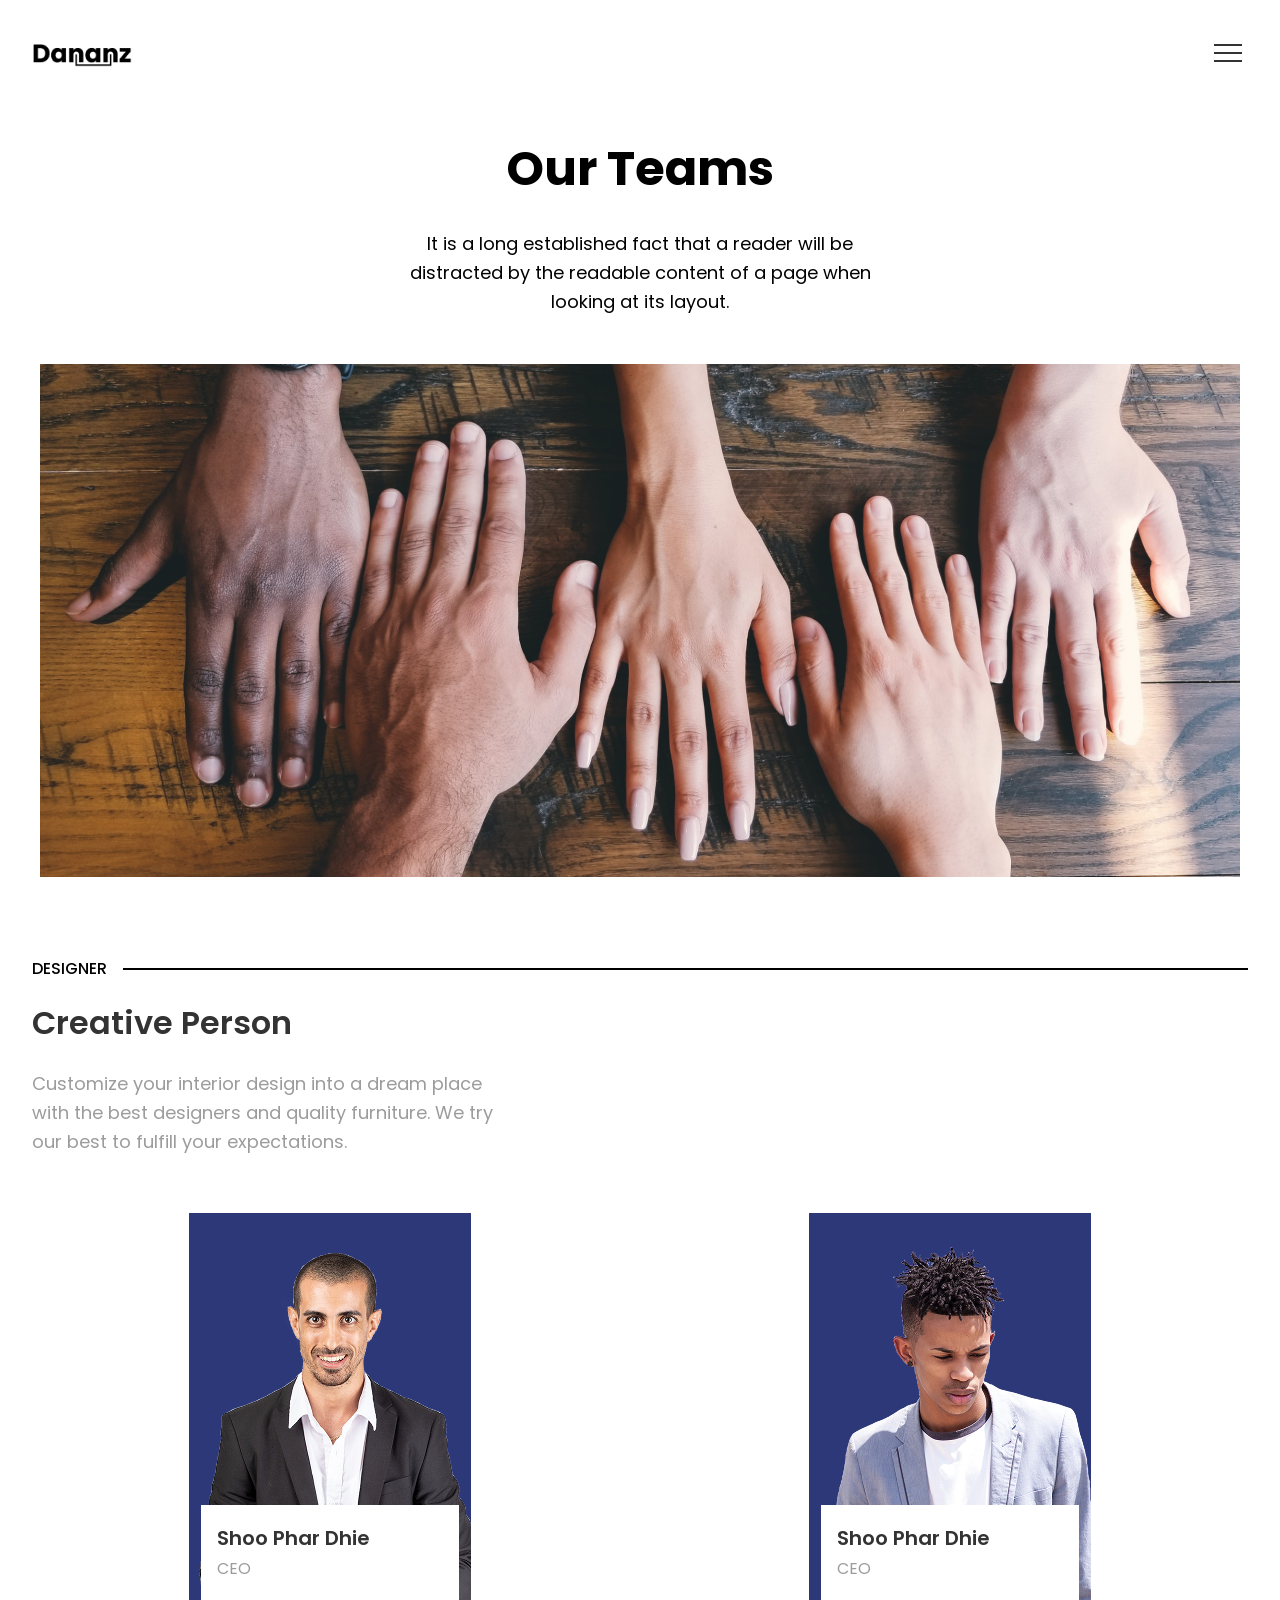
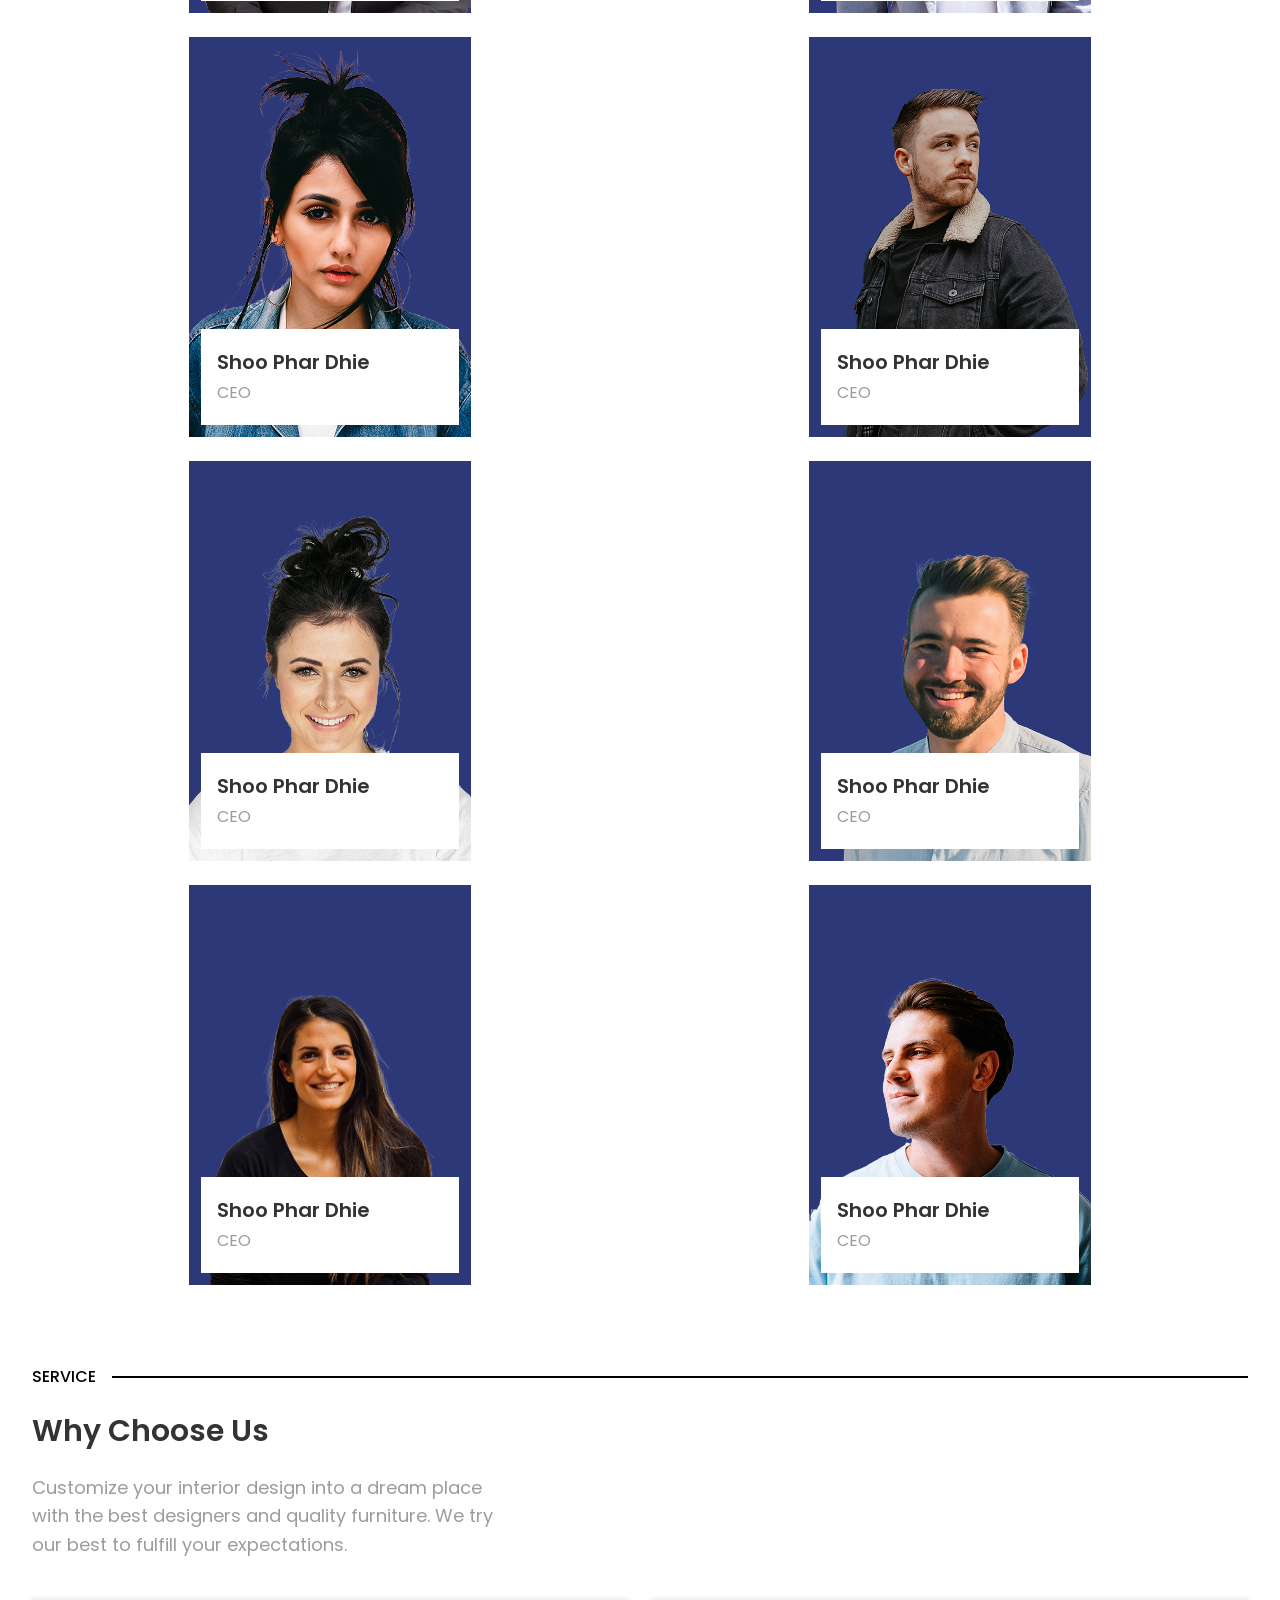
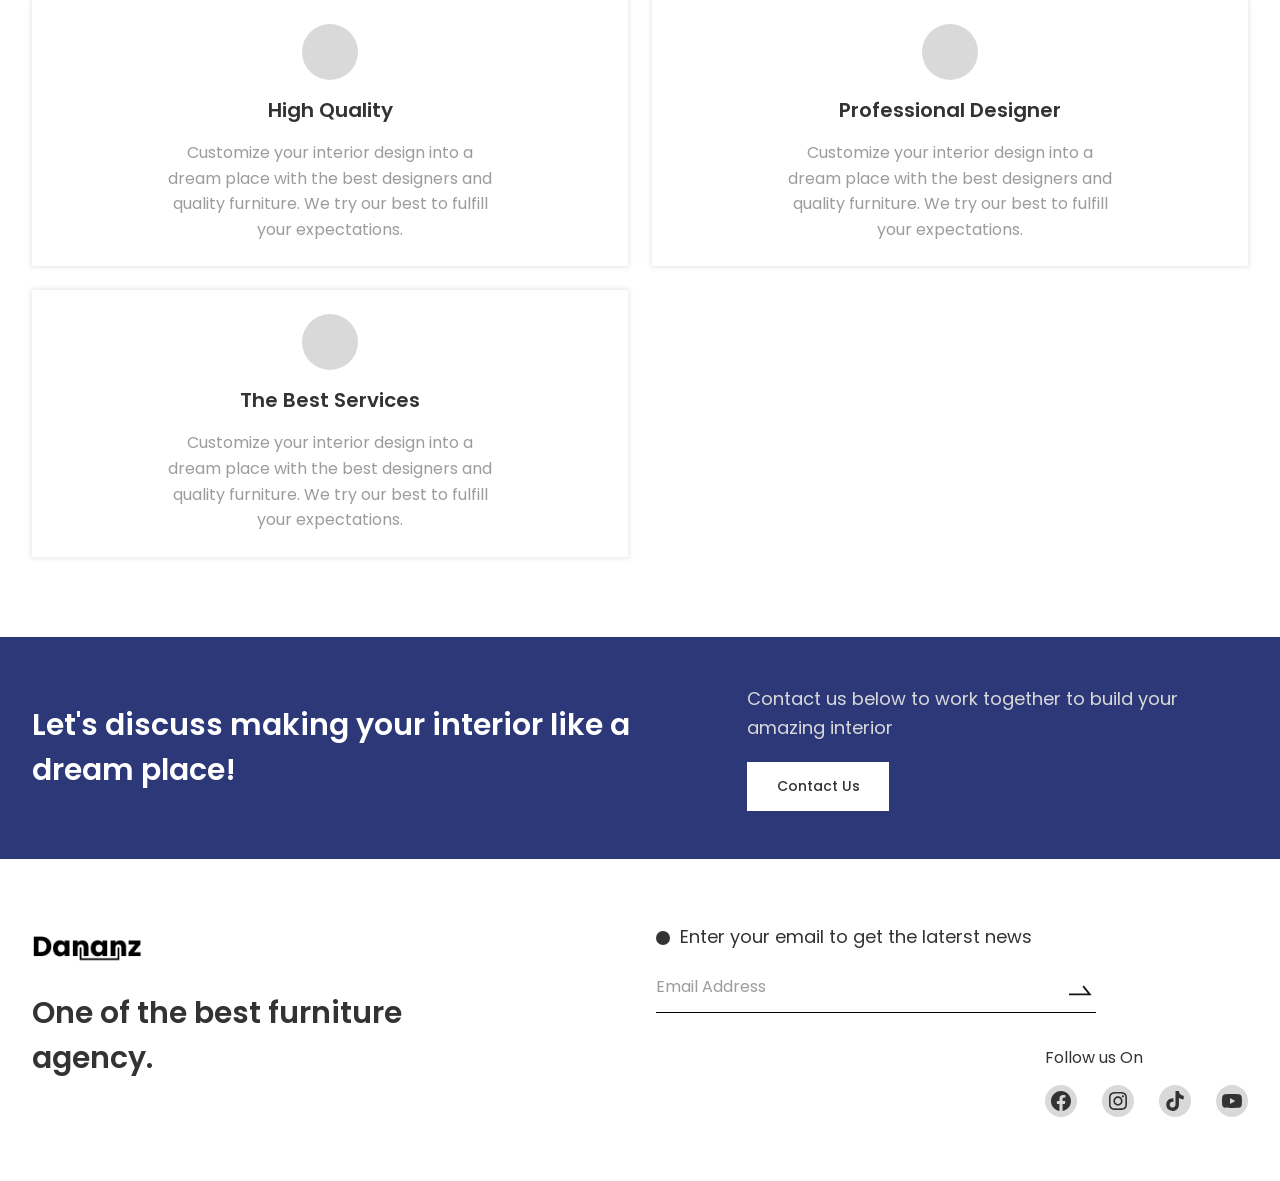
<file: team.html>
<!doctype html>
<html lang="en">
  <head>
    <meta charset="UTF-8" />
    <meta name="viewport" content="width=device-width, initial-scale=1.0" />
    <link rel="preconnect" href="https://fonts.googleapis.com" />
    <link rel="preconnect" href="https://fonts.gstatic.com" crossorigin />
    <link
      href="https://fonts.googleapis.com/css2?family=Poppins:ital,wght@0,100;0,200;0,300;0,400;0,500;0,600;0,700;0,800;0,900;1,100;1,200;1,300;1,400;1,500;1,600;1,700;1,800;1,900&display=swap"
      rel="stylesheet"
    />
    <link
      rel="stylesheet"
      href="https://cdnjs.cloudflare.com/ajax/libs/modern-normalize/3.0.1/modern-normalize.css"
      integrity="sha512-gnAN+RgTMylunXI7AMg+PtcUGpKZFkZJoFIkAWvdPFRrFJz3p2tx4+9xbjILRfN7CzoViMgS8vSf06fSQzWZjA=="
      crossorigin="anonymous"
      referrerpolicy="no-referrer"
    />
    <link rel="stylesheet" href="./sass/main.css" />
    <title>Dananz</title>
  </head>

  <body>
    <header class="header">
      <div class="container">
        <div class="header__inner">
          <a class="header__link_logo" href="./index.html">
            <img src="./images/Home/dananz_logo.png" alt="Dananz logotype" />
          </a>

          <button
            class="header__menu_button"
            type="button"
            aria-label="Open navigation menu"
            aria-expanded="false"
            aria-controls="header-menu"
          >
            <span></span>
            <span></span>
            <span></span>
          </button>

          <div class="header__menu" id="header-menu">
            <nav class="nav" aria-label="Main navigation">
              <ul class="nav__list">
                <li>
                  <a class="nav__link" href="./index.html"> Home </a>
                </li>
                <li>
                  <a class="nav__link" href="./about.html"> About us </a>
                </li>
                <li>
                  <a class="nav__link" href="./services.html"> Services </a>
                </li>
                <li>
                  <a
                    class="nav__link nav__link--active"
                    href="./team.html"
                    aria-current="page"
                  >
                    Our Teams
                  </a>
                </li>
                <li>
                  <a class="nav__link" href="./portfolio.html"> Portfolio </a>
                </li>
              </ul>
            </nav>

            <a class="header__button" href="./contact.html"> Contact us </a>
          </div>
        </div>
      </div>
    </header>

    <main>
      <section class="team">
        <div class="container">
          <h1 class="team__title">Our Teams</h1>
          <p class="team__description">
            It is a long established fact that a reader will be distracted by
            the readable content of a page when looking at its layout.
          </p>
          <img
            class="team__image"
            src="./images/team/team_hero_image.jpg"
            alt="Hands"
          />
        </div>
      </section>
      <section class="designer">
        <div class="container">
          <h2 class="designer__title">Designer</h2>
          <h3 class="designer__subtitle">Creative Person</h3>
          <p class="designer__description">
            Customize your interior design into a dream place with the best
            designers and quality furniture. We try our best to fulfill your
            expectations.
          </p>
          <ul class="designer__list">
            <li class="designer__item">
              <div class="designer__item_inner">
                <img
                  class="designer__image"
                  src="./images/team/team_img_1.png"
                />
                <div class="designer__card">
                  <h3 class="designer__card_title">Shoo Phar Dhie</h3>
                  <p class="designer__card_description">CEO</p>
                </div>
              </div>
            </li>
            <li class="designer__item">
              <div class="designer__item_inner">
                <img
                  class="designer__image"
                  src="./images/team/team_img_2.png"
                />
                <div class="designer__card">
                  <h3 class="designer__card_title">Shoo Phar Dhie</h3>
                  <p class="designer__card_description">CEO</p>
                </div>
              </div>
            </li>
            <li class="designer__item">
              <div class="designer__item_inner">
                <img
                  class="designer__image"
                  src="./images/team/team_img_3.png"
                />
                <div class="designer__card">
                  <h3 class="designer__card_title">Shoo Phar Dhie</h3>
                  <p class="designer__card_description">CEO</p>
                </div>
              </div>
            </li>
            <li class="designer__item">
              <div class="designer__item_inner">
                <img
                  class="designer__image"
                  src="./images/team/team_img_4.png"
                />
                <div class="designer__card">
                  <h3 class="designer__card_title">Shoo Phar Dhie</h3>
                  <p class="designer__card_description">CEO</p>
                </div>
              </div>
            </li>
            <li class="designer__item">
              <div class="designer__item_inner">
                <img
                  class="designer__image"
                  src="./images/team/team_img_5.png"
                />
                <div class="designer__card">
                  <h3 class="designer__card_title">Shoo Phar Dhie</h3>
                  <p class="designer__card_description">CEO</p>
                </div>
              </div>
            </li>
            <li class="designer__item">
              <div class="designer__item_inner">
                <img
                  class="designer__image"
                  src="./images/team/team_img_6.png"
                />
                <div class="designer__card">
                  <h3 class="designer__card_title">Shoo Phar Dhie</h3>
                  <p class="designer__card_description">CEO</p>
                </div>
              </div>
            </li>
            <li class="designer__item">
              <div class="designer__item_inner">
                <img
                  class="designer__image"
                  src="./images/team/team_img_7.png"
                />
                <div class="designer__card">
                  <h3 class="designer__card_title">Shoo Phar Dhie</h3>
                  <p class="designer__card_description">CEO</p>
                </div>
              </div>
            </li>
            <li class="designer__item">
              <div class="designer__item_inner">
                <img
                  class="designer__image"
                  src="./images/team/team_img_8.png"
                />
                <div class="designer__card">
                  <h3 class="designer__card_title">Shoo Phar Dhie</h3>
                  <p class="designer__card_description">CEO</p>
                </div>
              </div>
            </li>
          </ul>
        </div>
      </section>
      <section class="services">
        <div class="container">
          <h2 class="services__title">Service</h2>
          <h3 class="services__subtitle">Why Choose Us</h3>
          <p class="services__description">
            Customize your interior design into a dream place with the best
            designers and quality furniture. We try our best to fulfill your
            expectations.
          </p>
          <ul class="services__list">
            <li class="services__item">
              <span class="services__icon"></span>
              <h3 class="services__item_title">High Quality</h3>
              <p class="services__item_description">
                Customize your interior design into a dream place with the best
                designers and quality furniture. We try our best to fulfill your
                expectations.
              </p>
            </li>
            <li class="services__item">
              <span class="services__icon"></span>
              <h3 class="services__item_title">Professional Designer</h3>
              <p class="services__item_description">
                Customize your interior design into a dream place with the best
                designers and quality furniture. We try our best to fulfill your
                expectations.
              </p>
            </li>
            <li class="services__item">
              <span class="services__icon"></span>
              <h3 class="services__item_title">The Best Services</h3>
              <p class="services__item_description">
                Customize your interior design into a dream place with the best
                designers and quality furniture. We try our best to fulfill your
                expectations.
              </p>
            </li>
          </ul>
        </div>
      </section>
      <section class="contact">
        <div class="container">
          <div class="contact__inner">
            <div>
              <h2 class="contact__title">
                Let's discuss making your interior like a dream place!
              </h2>
            </div>
            <div>
              <p class="contact__description">
                Contact us below to work together to build your amazing interior
              </p>
              <a href="./contact.html" class="contact__button" type="button"
                >Contact Us</a
              >
            </div>
          </div>
        </div>
      </section>
    </main>
    <footer class="footer">
      <div class="container">
        <div class="footer__inner">
          <div>
            <a class="footer__logo" href="#"
              ><img src="./images/Home/dananz_logo.png" alt="Dananz logotype"
            /></a>
            <h2 class="footer__title">One of the best furniture agency.</h2>
          </div>
          <div>
            <p class="footer__description">
              Enter your email to get the laterst news
            </p>
            <form class="footer__form">
              <input
                class="footer__input"
                type="email"
                name="email"
                placeholder="Email Address"
              />
              <button
                class="footer__button"
                type="submit"
                aria-label="Subscribe to newsletter"
              ></button>
            </form>
            <div class="footer__social_container">
              <p class="footer__social_title">Follow us On</p>
              <ul class="social__list">
                <li>
                  <a class="social__link" href="#" aria-label="Facebook">
                    <svg class="social__icon">
                      <use
                        href="./images/Home/socials_icons.svg#icon-facebook"
                        alt="Facebook"
                      ></use>
                    </svg>
                  </a>
                </li>
                <li>
                  <a class="social__link" href="#" aria-label="Instagram">
                    <svg class="social__icon">
                      <use
                        href="./images/Home/socials_icons.svg#icon-instagram"
                        alt="Instagram"
                      ></use>
                    </svg>
                  </a>
                </li>
                <li>
                  <a class="social__link" href="#" aria-label="Tiktok">
                    <svg class="social__icon">
                      <use
                        href="./images/Home/socials_icons.svg#icon-tiktok"
                        alt="Tiktok"
                      ></use>
                    </svg>
                  </a>
                </li>
                <li>
                  <a class="social__link" href="#" aria-label="Youtube">
                    <svg class="social__icon">
                      <use
                        href="./images/Home/socials_icons.svg#icon-youtube"
                        alt="Youtube"
                      ></use>
                    </svg>
                  </a>
                </li>
              </ul>
            </div>
          </div>
        </div>
      </div>
    </footer>
    <script src="./js/menu.js" defer></script>
  </body>
</html>
</file>
<file: sass/main.css>
body {
  font-family: "Poppins", sans-serif;
  font-weight: normal;
  letter-spacing: 0%;
  color: #333333;
}

*,
*::after,
*::before {
  box-sizing: border-box;
  margin: 0;
  padding: 0;
}

.container {
  width: 100%;
  min-width: 0;
  padding: 0 16px;
  margin: 0 auto;
}
@media screen and (min-width: 375px) {
  .container {
    padding: 0 20px;
  }
}
@media screen and (min-width: 768px) {
  .container {
    padding: 0 32px;
  }
}
@media screen and (min-width: 1440px) {
  .container {
    max-width: 1440px;
    padding: 0 120px;
  }
}

ul {
  list-style: none;
}

a {
  text-decoration: none;
}

img {
  display: block;
  max-width: 100%;
  height: auto;
}

/* HEADER SECTION */
.header {
  position: relative;
  z-index: 100;
  padding: 20px 0 40px;
}
@media screen and (min-width: 768px) {
  .header {
    padding: 32px 0 60px;
  }
}
@media screen and (min-width: 1440px) {
  .header {
    padding: 40px 0 100px;
  }
}

.header__inner {
  display: flex;
  align-items: center;
  justify-content: space-between;
  gap: 24px;
}

.header__link_logo {
  display: block;
  flex-shrink: 0;
  width: 100px;
}
.header__link_logo img {
  width: 100%;
  height: auto;
}
@media screen and (min-width: 1440px) {
  .header__link_logo {
    width: 126px;
  }
}

.header__menu_button {
  position: relative;
  z-index: 2;
  display: flex;
  flex-direction: column;
  justify-content: center;
  gap: 6px;
  width: 40px;
  height: 40px;
  padding: 6px;
  border: none;
  background: transparent;
  cursor: pointer;
}
.header__menu_button span {
  display: block;
  width: 100%;
  height: 2px;
  background-color: #333333;
  transition: transform 250ms ease, opacity 250ms ease;
}
.header__menu_button[aria-expanded=true] span:first-child {
  transform: translateY(8px) rotate(45deg);
}
.header__menu_button[aria-expanded=true] span:nth-child(2) {
  opacity: 0;
}
.header__menu_button[aria-expanded=true] span:last-child {
  transform: translateY(-8px) rotate(-45deg);
}
@media screen and (min-width: 1440px) {
  .header__menu_button {
    display: none;
  }
}

.header__menu {
  position: absolute;
  top: 100%;
  left: 0;
  width: 100%;
  padding: 32px 16px;
  background-color: #FFFFFF;
  box-shadow: 0 10px 20px rgba(0, 0, 0, 0.08);
  visibility: hidden;
  opacity: 0;
  pointer-events: none;
  transform: translateY(-10px);
  transition: opacity 250ms ease, transform 250ms ease, visibility 250ms ease;
}
.header__menu.is-open {
  visibility: visible;
  opacity: 1;
  pointer-events: auto;
  transform: translateY(0);
}
@media screen and (min-width: 768px) {
  .header__menu {
    padding: 40px 32px;
  }
}
@media screen and (min-width: 1440px) {
  .header__menu {
    position: static;
    display: flex;
    align-items: center;
    justify-content: flex-end;
    gap: 40px;
    flex: 1;
    min-width: 0;
    width: auto;
    padding: 0;
    margin-left: 0;
    background-color: transparent;
    box-shadow: none;
    visibility: visible;
    opacity: 1;
    pointer-events: auto;
    transform: none;
    transition: none;
  }
}

.nav__list {
  display: flex;
  flex-direction: column;
  align-items: center;
  gap: 24px;
  margin-bottom: 32px;
}
@media screen and (min-width: 1440px) {
  .nav__list {
    flex-direction: row;
    align-items: center;
    gap: 32px;
    margin-bottom: 0;
  }
}

.nav__link {
  font-size: 16px;
  line-height: 1.6;
  color: #333333;
  transition: color 250ms ease;
}
.nav__link:hover, .nav__link:focus, .nav__link--active {
  font-weight: 600;
  color: #2C3878;
}

.header__button {
  display: flex;
  align-items: center;
  justify-content: center;
  width: 142px;
  height: 49px;
  margin: 0 auto;
  font-size: 14px;
  font-weight: 500;
  line-height: 1.5;
  color: #FFFFFF;
  background-color: #2C3878;
  border: 1px solid #000000;
  transition: box-shadow 250ms ease, transform 250ms ease;
}
.header__button:hover, .header__button:focus {
  box-shadow: 0 4px 12px rgba(0, 0, 0, 0.3);
  transform: translateY(-2px);
}
@media screen and (min-width: 1440px) {
  .header__button {
    flex-shrink: 0;
    margin: 0;
  }
}

body.menu-open {
  overflow: hidden;
}

/* HERO SECTION */
.hero {
  position: relative;
  padding-bottom: 80px;
}
@media screen and (min-width: 768px) {
  .hero {
    padding-bottom: 120px;
  }
}
@media screen and (min-width: 1440px) {
  .hero {
    padding-bottom: 160px;
  }
}

.hero__inner {
  position: relative;
}

.hero__title {
  max-width: 100%;
  margin-bottom: 32px;
  font-size: 32px;
  font-weight: 700;
  line-height: 1.4;
  color: #333333;
}
@media screen and (min-width: 375px) {
  .hero__title {
    font-size: 36px;
  }
}
@media screen and (min-width: 768px) {
  .hero__title {
    max-width: 650px;
    margin-bottom: 40px;
    font-size: 52px;
  }
}
@media screen and (min-width: 1440px) {
  .hero__title {
    max-width: 681px;
    margin-bottom: 46px;
    font-size: 72px;
  }
}

.hero__title_line {
  position: relative;
}
.hero__title_line::after {
  display: none;
}
@media screen and (min-width: 1440px) {
  .hero__title_line::after {
    content: "";
    position: absolute;
    display: block;
    top: 48px;
    left: 516px;
    width: 683px;
    height: 2px;
    background-color: #000000;
  }
}

.hero__text {
  display: none;
}
@media screen and (min-width: 1440px) {
  .hero__text {
    position: absolute;
    right: -50px;
    bottom: 75px;
    display: block;
    max-width: 178px;
    height: 54px;
    font-size: 18px;
    font-weight: 500;
    line-height: 1.5;
    text-transform: uppercase;
    transform: rotate(-90deg);
  }
}

.hero__image {
  display: block;
  width: 100%;
  height: auto;
  -o-object-fit: cover;
     object-fit: cover;
}
@media screen and (min-width: 768px) {
  .hero__image {
    height: 400px;
  }
}
@media screen and (min-width: 1440px) {
  .hero__image {
    height: 513px;
  }
}

.hero__list {
  display: flex;
  flex-direction: column;
  align-items: center;
  gap: 24px;
  width: 100%;
  padding: 32px 20px;
  margin-top: 24px;
  text-align: center;
  background-color: #2C3878;
}
@media screen and (min-width: 375px) {
  .hero__list {
    flex-direction: row;
    justify-content: space-around;
    gap: 12px;
  }
}
@media screen and (min-width: 768px) {
  .hero__list {
    gap: 24px;
    padding: 32px;
  }
}
@media screen and (min-width: 1440px) {
  .hero__list {
    position: absolute;
    right: 300px;
    bottom: 360px;
    flex-direction: column;
    justify-content: space-between;
    gap: 0;
    width: 252px;
    min-height: 525px;
    padding: 40px 48px;
    margin-top: 0;
  }
}

.hero__list_title {
  font-size: 36px;
  font-weight: 400;
  line-height: 1.4;
  color: #FFFFFF;
}
@media screen and (min-width: 768px) {
  .hero__list_title {
    font-size: 44px;
  }
}
@media screen and (min-width: 1440px) {
  .hero__list_title {
    font-size: 52px;
    line-height: 1.6;
  }
}

.hero__list_text {
  font-size: 12px;
  line-height: 1.5;
  color: #FFFFFF;
}
@media screen and (min-width: 768px) {
  .hero__list_text {
    font-size: 16px;
  }
}
@media screen and (min-width: 1440px) {
  .hero__list_text {
    line-height: 1.6;
  }
}

/* ABOUT SECTION */
/* ABOUT SECTION */
.about {
  padding-bottom: 80px;
}
@media screen and (min-width: 768px) {
  .about {
    padding-bottom: 120px;
  }
}
@media screen and (min-width: 1440px) {
  .about {
    padding-bottom: 160px;
  }
}

.about__title {
  position: relative;
  display: flex;
  align-items: center;
  gap: 16px;
  margin-bottom: 20px;
  font-size: 16px;
  font-weight: 500;
  line-height: 1.5;
  text-transform: uppercase;
}
.about__title::after {
  content: "";
  display: block;
  flex: 1;
  height: 2px;
  background-color: #000000;
}
@media screen and (min-width: 1440px) {
  .about__title::after {
    flex: none;
    width: 529px;
  }
}

.about__subtitle {
  margin-bottom: 32px;
  font-size: 24px;
  font-weight: 600;
  line-height: 1.5;
  color: #333333;
}
@media screen and (min-width: 768px) {
  .about__subtitle {
    margin-bottom: 48px;
    font-size: 30px;
  }
}
@media screen and (min-width: 1440px) {
  .about__subtitle {
    margin-bottom: 60px;
    font-size: 36px;
    line-height: 1.7;
  }
}

.about__inner {
  position: relative;
}

.about__inner_container {
  display: flex;
  flex-direction: column;
  gap: 32px;
}
@media screen and (min-width: 768px) {
  .about__inner_container {
    gap: 40px;
  }
}
@media screen and (min-width: 1440px) {
  .about__inner_container {
    flex-direction: row;
    justify-content: space-between;
    gap: 24px;
  }
  .about__inner_container div:last-child {
    padding-top: 197px;
    padding-bottom: 94px;
  }
}

.about__inner_container > div:first-child {
  min-width: 0;
}
@media screen and (min-width: 1440px) {
  .about__inner_container > div:first-child {
    flex: 0 1 883px;
  }
}

@media screen and (min-width: 1440px) {
  .about__inner_container > div:last-child {
    flex: 0 0 223px;
  }
}

.about__image {
  display: block;
  width: 100%;
  height: auto;
  -o-object-fit: cover;
     object-fit: cover;
}
@media screen and (min-width: 768px) {
  .about__image {
    height: 420px;
  }
}
@media screen and (min-width: 1440px) {
  .about__image {
    height: 525px;
  }
}

.about__description {
  max-width: 100%;
  margin-bottom: 24px;
  font-size: 16px;
  line-height: 1.6;
  color: #9C9C9C;
}
@media screen and (min-width: 768px) {
  .about__description {
    max-width: 520px;
    font-size: 18px;
  }
}
@media screen and (min-width: 1440px) {
  .about__description {
    max-width: 223px;
    min-height: 145px;
    margin-bottom: 40px;
  }
}

.about__button {
  display: flex;
  align-items: center;
  justify-content: center;
  width: 142px;
  height: 49px;
  font-size: 14px;
  font-weight: 500;
  line-height: 1.5;
  color: #FFFFFF;
  background-color: #2C3878;
  border: none;
  transition: box-shadow 250ms ease, transform 250ms ease;
}
.about__button:hover, .about__button:focus {
  box-shadow: 0 4px 12px rgba(0, 0, 0, 0.3);
  transform: translateY(-2px);
}

.card {
  display: flex;
  align-items: center;
  gap: 16px;
  width: -moz-fit-content;
  width: fit-content;
  max-width: 100%;
  padding: 16px;
  margin-bottom: 24px;
  background-color: #FFFFFF;
  box-shadow: 10px 10px 40px rgba(0, 0, 0, 0.05);
}
@media screen and (min-width: 768px) {
  .card {
    position: absolute;
    top: 24px;
    right: 24px;
    width: 276px;
    min-height: 90px;
    padding: 17px 20px;
    margin-bottom: 0;
  }
}
@media screen and (min-width: 1440px) {
  .card {
    top: 27px;
    right: 150px;
  }
}

.card__image {
  display: block;
  flex-shrink: 0;
  width: 51px;
  height: 56px;
  border-radius: 50%;
  -o-object-fit: cover;
     object-fit: cover;
}

.card__title {
  font-size: 18px;
  font-weight: 600;
  line-height: 1.4;
  color: #000000;
}

.card__description {
  font-size: 16px;
  line-height: 1.6;
  color: #9C9C9C;
}
@media screen and (min-width: 768px) {
  .card__description {
    font-size: 18px;
  }
}

/* SERVICE SECTION */
.service {
  padding-bottom: 80px;
}
@media screen and (min-width: 768px) {
  .service {
    padding-bottom: 120px;
  }
}
@media screen and (min-width: 1440px) {
  .service {
    padding-bottom: 465px;
  }
}

.service__container {
  position: relative;
}

.service__inner {
  position: relative;
  z-index: 1;
  width: 100%;
  padding-bottom: 32px;
  background-color: #FFFFFF;
}
@media screen and (min-width: 768px) {
  .service__inner {
    padding-right: 40px;
    padding-bottom: 40px;
  }
}
@media screen and (min-width: 1440px) {
  .service__inner {
    max-width: 883px;
    min-height: 467px;
    padding-bottom: 41px;
  }
}

.service__title {
  display: flex;
  align-items: center;
  gap: 16px;
  margin-bottom: 20px;
  font-size: 16px;
  font-weight: 500;
  line-height: 1.5;
  text-transform: uppercase;
}
.service__title::after {
  content: "";
  display: block;
  flex: 1;
  height: 2px;
  background-color: #000000;
}
@media screen and (min-width: 1440px) {
  .service__title::after {
    flex: none;
    width: 516px;
  }
}

.service__subtitle {
  margin-bottom: 24px;
  font-size: 24px;
  font-weight: 600;
  line-height: 1.5;
}
@media screen and (min-width: 768px) {
  .service__subtitle {
    font-size: 30px;
  }
}
@media screen and (min-width: 1440px) {
  .service__subtitle {
    font-size: 36px;
    line-height: 1.7;
  }
}

.service__description {
  max-width: 100%;
  margin-bottom: 32px;
  font-size: 16px;
  line-height: 1.6;
  color: #9C9C9C;
}
@media screen and (min-width: 768px) {
  .service__description {
    max-width: 600px;
    margin-bottom: 40px;
    font-size: 18px;
  }
}
@media screen and (min-width: 1440px) {
  .service__description {
    max-width: 471px;
    min-height: 87px;
  }
}

.service__list {
  display: flex;
  flex-direction: column;
  gap: 24px;
}
@media screen and (min-width: 768px) {
  .service__list {
    gap: 35px;
  }
}

.service__item {
  display: flex;
  align-items: center;
  justify-content: space-between;
  gap: 16px;
}

.service__item_description {
  display: flex;
  align-items: baseline;
  gap: 16px;
  min-width: 0;
  font-size: 18px;
  font-weight: 600;
  line-height: 1.4;
}
@media screen and (min-width: 768px) {
  .service__item_description {
    gap: 32px;
    font-size: 22px;
  }
}
@media screen and (min-width: 1440px) {
  .service__item_description {
    gap: 0;
    font-size: 24px;
  }
}
.service__item_description--first, .service__item_description--right {
  flex-shrink: 0;
  margin-right: 0;
}
@media screen and (min-width: 1440px) {
  .service__item_description--first, .service__item_description--right {
    margin-right: 40px;
  }
}
@media screen and (min-width: 1440px) {
  .service__item_description--first {
    margin-right: 46px;
  }
}

.service__link {
  display: flex;
  align-items: center;
  justify-content: center;
  flex-shrink: 0;
  width: 32px;
  height: 32px;
  border-radius: 50%;
  transition: background-color 200ms ease;
}
.service__link:hover, .service__link:focus {
  background-color: #DDD7C0;
}

.service__arrow_img {
  display: block;
  width: 32px;
  height: 32px;
}

.service__image {
  display: block;
  width: 100%;
  height: auto;
  -o-object-fit: cover;
     object-fit: cover;
}
@media screen and (min-width: 768px) {
  .service__image {
    height: 420px;
  }
}
@media screen and (min-width: 1440px) {
  .service__image {
    position: absolute;
    z-index: -1;
    top: 305px;
    right: 0;
    width: 1076px;
    height: 524px;
  }
}

/* PRODUCT SECTION */
.product {
  padding-bottom: 80px;
}
@media screen and (min-width: 768px) {
  .product {
    padding-bottom: 120px;
  }
}
@media screen and (min-width: 1440px) {
  .product {
    padding-bottom: 163px;
  }
}

.product__title {
  display: flex;
  align-items: center;
  gap: 16px;
  margin-bottom: 20px;
  font-size: 16px;
  font-weight: 500;
  line-height: 1.5;
  text-transform: uppercase;
}
.product__title::after {
  content: "";
  display: block;
  flex: 1;
  height: 2px;
  background-color: #000000;
}
@media screen and (min-width: 1440px) {
  .product__title::after {
    flex: none;
    width: 504px;
  }
}

.product__inner {
  display: flex;
  flex-direction: column;
  gap: 16px;
  margin-bottom: 40px;
}
@media screen and (min-width: 768px) {
  .product__inner {
    flex-direction: row;
    align-items: center;
    justify-content: space-between;
    gap: 32px;
    margin-bottom: 56px;
  }
}
@media screen and (min-width: 1440px) {
  .product__inner {
    margin-bottom: 73px;
  }
}

.product__subtitle {
  max-width: 100%;
  font-size: 24px;
  font-weight: 600;
  line-height: 1.5;
}
@media screen and (min-width: 768px) {
  .product__subtitle {
    flex: 0 1 337px;
    font-size: 30px;
  }
}
@media screen and (min-width: 1440px) {
  .product__subtitle {
    max-width: 337px;
    font-size: 36px;
    line-height: 1.7;
  }
}

.product__description {
  max-width: 100%;
  font-size: 16px;
  line-height: 1.6;
  color: #9C9C9C;
}
@media screen and (min-width: 768px) {
  .product__description {
    flex: 0 1 473px;
    font-size: 18px;
  }
}
@media screen and (min-width: 1440px) {
  .product__description {
    max-width: 473px;
  }
}

.product__list {
  display: flex;
  flex-direction: column;
  gap: 32px;
}
@media screen and (min-width: 768px) {
  .product__list {
    gap: 43px;
  }
}

.product__item {
  min-width: 0;
}

.product__item_container {
  display: flex;
  align-items: center;
  justify-content: space-between;
  gap: 12px;
  margin-bottom: 12px;
}
@media screen and (min-width: 768px) {
  .product__item_container {
    margin-bottom: 24px;
  }
}

.product__item_title {
  display: flex;
  align-items: baseline;
  gap: 16px;
  min-width: 0;
  font-size: 20px;
  font-weight: 600;
  line-height: 1.4;
}
@media screen and (min-width: 375px) {
  .product__item_title {
    font-size: 24px;
  }
}
@media screen and (min-width: 768px) {
  .product__item_title {
    gap: 0;
    font-size: 32px;
  }
}
.product__item_title--first, .product__item_title--right, .product__item_title--fourth {
  flex-shrink: 0;
  margin-right: 0;
}
@media screen and (min-width: 768px) {
  .product__item_title--first, .product__item_title--right, .product__item_title--fourth {
    margin-right: 87px;
  }
}
@media screen and (min-width: 768px) {
  .product__item_title--first {
    margin-right: 90px;
  }
}
@media screen and (min-width: 768px) {
  .product__item_title--fourth {
    margin-right: 83px;
  }
}

.product__item_link {
  display: flex;
  align-items: center;
  justify-content: center;
  flex-shrink: 0;
  width: 32px;
  height: 32px;
  border-radius: 50%;
  transition: background-color 250ms ease;
}
.product__item_link:hover, .product__item_link:focus {
  background-color: #DDD7C0;
}
.product__item_link img {
  display: block;
  width: 32px;
  height: 32px;
}

.product__item_description {
  max-width: 100%;
  margin-left: 0;
  font-size: 16px;
  line-height: 1.6;
}
@media screen and (min-width: 768px) {
  .product__item_description {
    max-width: 469px;
    margin-left: 126px;
    font-size: 18px;
  }
}

/* MATERIAL SECTION */
.material {
  padding-bottom: 80px;
}
@media screen and (min-width: 768px) {
  .material {
    padding-bottom: 120px;
  }
}

.material__inner {
  position: relative;
  display: grid;
  grid-template-columns: minmax(0, 1fr);
  gap: 16px;
  width: 100%;
  height: auto;
  padding-top: 0;
}
@media screen and (min-width: 768px) {
  .material__inner {
    grid-template-columns: minmax(0, 1fr) minmax(0, 1fr);
    -moz-column-gap: 32px;
         column-gap: 32px;
    row-gap: 20px;
    align-items: start;
  }
}
@media screen and (min-width: 1440px) {
  .material__inner {
    display: block;
    height: 490px;
    padding-top: 47px;
  }
}

.material__title {
  grid-column: 1/-1;
  display: flex;
  align-items: center;
  gap: 16px;
  margin-bottom: 4px;
  font-size: 16px;
  font-weight: 500;
  line-height: 1.5;
  text-transform: uppercase;
}
.material__title::after {
  content: "";
  display: block;
  flex: 1;
  height: 2px;
  background-color: #000000;
}
@media screen and (min-width: 1440px) {
  .material__title {
    display: block;
    margin-bottom: 0;
  }
  .material__title::after {
    position: absolute;
    top: 10px;
    left: 97px;
    display: block;
    width: 503px;
  }
}

.material__subtitle {
  max-width: 100%;
  margin-bottom: 0;
  font-size: 24px;
  font-weight: 600;
  line-height: 1.5;
}
@media screen and (min-width: 768px) {
  .material__subtitle {
    grid-column: 1;
    font-size: 30px;
  }
}
@media screen and (min-width: 1440px) {
  .material__subtitle {
    max-width: 348px;
    margin-bottom: 10px;
    font-size: 36px;
    line-height: 1.7;
  }
}

.material__description {
  max-width: 100%;
  margin-bottom: 0;
  font-size: 16px;
  line-height: 1.6;
  color: #9C9C9C;
}
@media screen and (min-width: 768px) {
  .material__description {
    grid-column: 1;
    grid-row: 3;
    font-size: 18px;
  }
}
@media screen and (min-width: 1440px) {
  .material__description {
    max-width: 497px;
    margin-bottom: 23px;
  }
}

.material__button {
  display: flex;
  align-items: center;
  justify-content: center;
  width: 159px;
  height: 49px;
  margin-top: 8px;
  font-size: 14px;
  font-weight: 500;
  line-height: 1.5;
  color: #333333;
  background-color: #FFFFFF;
  border: 1px solid #000000;
  cursor: pointer;
  transition: box-shadow 250ms ease, transform 250ms ease;
}
.material__button:hover, .material__button:focus {
  box-shadow: 0 4px 12px rgba(0, 0, 0, 0.3);
  transform: translateY(-2px);
}
@media screen and (min-width: 768px) {
  .material__button {
    grid-column: 1;
    grid-row: 4;
    margin-top: 0;
  }
}
@media screen and (min-width: 1440px) {
  .material__button {
    margin-top: 0;
  }
}

.material__image {
  position: static;
  display: block;
  width: 100%;
  height: auto;
  -o-object-fit: cover;
     object-fit: cover;
}
@media screen and (min-width: 768px) {
  .material__image--first {
    grid-column: 2;
    grid-row: 2/span 3;
    height: 350px;
  }
}
@media screen and (min-width: 768px) {
  .material__image--second, .material__image--third {
    grid-column: 2;
    height: 180px;
  }
}
@media screen and (min-width: 1440px) {
  .material__image {
    position: absolute;
    width: auto;
    height: auto;
  }
  .material__image--first {
    bottom: 0;
    right: 281px;
  }
  .material__image--second {
    top: 0;
    right: 0;
  }
  .material__image--third {
    bottom: 47px;
    right: 46px;
  }
}

/* CONTACT SECTION */
.contact {
  padding: 40px 0;
  background-color: #2C3878;
}
@media screen and (min-width: 768px) {
  .contact {
    padding: 48px 0;
  }
}
@media screen and (min-width: 1440px) {
  .contact {
    padding: 38px 0;
  }
}

.contact__inner {
  display: flex;
  flex-direction: column;
  align-items: flex-start;
  gap: 24px;
}
@media screen and (min-width: 768px) {
  .contact__inner {
    flex-direction: row;
    align-items: center;
    justify-content: space-between;
    gap: 32px;
  }
}
@media screen and (min-width: 1440px) {
  .contact__inner {
    gap: 48px;
  }
}

.contact__inner > div {
  min-width: 0;
}

@media screen and (min-width: 768px) {
  .contact__inner > div:first-child {
    flex: 1 1 55%;
  }
}

@media screen and (min-width: 768px) {
  .contact__inner > div:last-child {
    flex: 1 1 40%;
  }
}

.contact__title {
  max-width: 100%;
  font-size: 24px;
  font-weight: 600;
  line-height: 1.5;
  color: #FFFFFF;
}
@media screen and (min-width: 375px) {
  .contact__title {
    font-size: 26px;
  }
}
@media screen and (min-width: 768px) {
  .contact__title {
    font-size: 30px;
  }
}
@media screen and (min-width: 1440px) {
  .contact__title {
    max-width: 613px;
    font-size: 36px;
    line-height: 1.7;
  }
}

.contact__description {
  max-width: 100%;
  margin-bottom: 24px;
  font-size: 16px;
  line-height: 1.6;
  color: #D9D9D9;
}
@media screen and (min-width: 768px) {
  .contact__description {
    margin-bottom: 20px;
    font-size: 18px;
  }
}
@media screen and (min-width: 1440px) {
  .contact__description {
    max-width: 432px;
  }
}

.contact__button {
  display: flex;
  align-items: center;
  justify-content: center;
  width: 142px;
  min-height: 49px;
  padding: 10px 16px;
  font-size: 14px;
  font-weight: 500;
  line-height: 1.5;
  color: #333333;
  background-color: #FFFFFF;
  border: 1px solid transparent;
  cursor: pointer;
  transition: box-shadow 250ms ease, transform 250ms ease;
}
.contact__button:hover, .contact__button:focus {
  box-shadow: 0 4px 12px rgba(0, 0, 0, 0.3);
  transform: translateY(-2px);
}
.contact__button:focus-visible {
  outline: 2px solid #FFFFFF;
  outline-offset: 4px;
}

/* FOOTER SECTION */
.footer {
  padding: 48px 0;
}
@media screen and (min-width: 768px) {
  .footer {
    padding: 64px 0;
  }
}
@media screen and (min-width: 1440px) {
  .footer {
    padding: 80px 0 84px;
  }
}

.footer__inner {
  display: flex;
  flex-direction: column;
  gap: 40px;
}
@media screen and (min-width: 768px) {
  .footer__inner {
    flex-direction: row;
    justify-content: space-between;
    align-items: flex-start;
    gap: 32px;
  }
}

.footer__inner > div {
  min-width: 0;
}
@media screen and (min-width: 768px) {
  .footer__inner > div {
    flex: 1 1 0;
  }
}

.footer__inner > div:last-child {
  padding-top: 0;
}
@media screen and (min-width: 1440px) {
  .footer__inner > div:last-child {
    padding-top: 32px;
  }
}

.footer__logo {
  display: inline-block;
  width: 110px;
  margin-bottom: 16px;
}
@media screen and (min-width: 1440px) {
  .footer__logo {
    width: 126px;
    margin-bottom: 10px;
  }
}
.footer__logo img {
  display: block;
  width: 100%;
  height: auto;
}

.footer__title {
  max-width: 481px;
  font-size: 24px;
  font-weight: 600;
  line-height: 1.5;
}
@media screen and (min-width: 768px) {
  .footer__title {
    font-size: 30px;
  }
}
@media screen and (min-width: 1440px) {
  .footer__title {
    font-size: 36px;
    line-height: 1.7;
  }
}

.footer__description {
  position: relative;
  display: flex;
  align-items: center;
  max-width: 356px;
  margin: 0 0 16px 24px;
  font-size: 16px;
  line-height: 1.6;
}
@media screen and (min-width: 768px) {
  .footer__description {
    font-size: 18px;
  }
}
.footer__description::before {
  content: "";
  position: absolute;
  left: -24px;
  flex-shrink: 0;
  width: 14px;
  height: 14px;
  border-radius: 50%;
  background-color: #333333;
}

.footer__form {
  position: relative;
  width: 100%;
  max-width: 440px;
  margin-bottom: 32px;
}
@media screen and (min-width: 1440px) {
  .footer__form {
    margin-bottom: 39px;
  }
}

.footer__input {
  display: block;
  width: 100%;
  min-width: 0;
  padding: 10px 40px 15px 0;
  font: inherit;
  font-size: 16px;
  color: #333333;
  background-color: transparent;
  border: none;
  border-bottom: 1px solid #000000;
  border-radius: 0;
}
.footer__input::-moz-placeholder {
  color: #9C9C9C;
}
.footer__input::placeholder {
  color: #9C9C9C;
}
.footer__input:focus {
  outline: none;
  border-bottom-color: #2C3878;
}

.footer__button {
  position: absolute;
  top: 50%;
  right: 0;
  width: 32px;
  height: 32px;
  padding: 4px;
  border: none;
  background-color: transparent;
  background-image: url("../images/Home/footer_arrow.svg");
  background-position: center;
  background-repeat: no-repeat;
  background-size: 23px auto;
  transform: translateY(-50%);
  cursor: pointer;
}
.footer__button:focus-visible {
  outline: 2px solid #2C3878;
  outline-offset: 3px;
}

.footer__social_container {
  width: -moz-fit-content;
  width: fit-content;
  max-width: 100%;
  margin-left: 0;
}
@media screen and (min-width: 768px) {
  .footer__social_container {
    margin-left: auto;
  }
}

.footer__social_title {
  margin-bottom: 15px;
  font-size: 16px;
  line-height: 1.6;
}

.social__list {
  display: flex;
  align-items: center;
  flex-wrap: wrap;
  gap: 16px;
}
@media screen and (min-width: 768px) {
  .social__list {
    gap: 25px;
  }
}

.social__link {
  display: flex;
  align-items: center;
  justify-content: center;
  width: 32px;
  height: 32px;
  border-radius: 50%;
  background-color: #D9D9D9;
  transition: background-color 250ms ease, transform 250ms ease;
}
.social__link:hover, .social__link:focus {
  background-color: #2C3878;
  transform: translateY(-2px);
}
.social__link:focus-visible {
  outline: 2px solid #2C3878;
  outline-offset: 3px;
}

.social__icon {
  display: block;
  width: 24px;
  height: 24px;
  fill: #333333;
  transition: fill 250ms ease;
}

.social__link:hover .social__icon,
.social__link:focus .social__icon {
  fill: #FFFFFF;
}

.facebook_link {
  display: flex;
  align-items: center;
  justify-content: center;
  width: 32px;
  height: 32px;
  border-radius: 50%;
  background-color: #9C9C9C;
}

/* HERO ABOUT SECTION */
.hero_about {
  padding-bottom: 64px;
  text-align: center;
}
@media screen and (min-width: 768px) {
  .hero_about {
    padding-bottom: 80px;
  }
}
@media screen and (min-width: 1440px) {
  .hero_about {
    padding-bottom: 100px;
  }
}

.hero_about__title {
  margin-bottom: 20px;
  font-size: 32px;
  font-weight: 700;
  line-height: 1.4;
  color: #000000;
}
@media screen and (min-width: 375px) {
  .hero_about__title {
    font-size: 36px;
  }
}
@media screen and (min-width: 768px) {
  .hero_about__title {
    margin-bottom: 28px;
    font-size: 48px;
  }
}
@media screen and (min-width: 1440px) {
  .hero_about__title {
    margin-bottom: 36px;
    font-size: 56px;
  }
}

.hero_about__description {
  display: block;
  max-width: 582px;
  margin: 0 auto 32px;
  font-size: 14px;
  line-height: 1.6;
  color: #000000;
}
@media screen and (min-width: 375px) {
  .hero_about__description {
    font-size: 16px;
  }
}
@media screen and (min-width: 768px) {
  .hero_about__description {
    margin-bottom: 56px;
    font-size: 18px;
  }
}
@media screen and (min-width: 1440px) {
  .hero_about__description {
    margin-bottom: 86px;
  }
}

.hero__about_image {
  display: block;
  width: 100%;
  max-width: 1200px;
  height: auto;
  min-height: 0;
  margin: 0 auto;
  -o-object-fit: cover;
     object-fit: cover;
}
@media screen and (min-width: 768px) {
  .hero__about_image {
    aspect-ratio: 1200/513;
  }
}
@media screen and (min-width: 1440px) {
  .hero__about_image {
    min-height: 513px;
  }
}

/* ACHIEVEMENT SECTION */
.achievement {
  padding-bottom: 64px;
}
@media screen and (min-width: 768px) {
  .achievement {
    padding-bottom: 80px;
  }
}
@media screen and (min-width: 1440px) {
  .achievement {
    padding-bottom: 100px;
  }
}

.achievement__title {
  display: flex;
  align-items: center;
  gap: 16px;
  margin-bottom: 20px;
  font-size: 16px;
  font-weight: 500;
  line-height: 1.5;
  text-transform: uppercase;
  color: #000000;
}
.achievement__title::after {
  content: "";
  flex: 1;
  height: 2px;
  background-color: #000000;
}
@media screen and (min-width: 1440px) {
  .achievement__title {
    position: relative;
    display: block;
  }
  .achievement__title::after {
    position: absolute;
    top: 10px;
    left: 136px;
    width: 464px;
  }
}

.achievement__subtitle {
  max-width: 738px;
  margin-bottom: 32px;
  font-size: 24px;
  font-weight: 600;
  line-height: 1.5;
  color: #000000;
}
@media screen and (min-width: 375px) {
  .achievement__subtitle {
    font-size: 26px;
  }
}
@media screen and (min-width: 768px) {
  .achievement__subtitle {
    margin-bottom: 40px;
    font-size: 30px;
  }
}
@media screen and (min-width: 1440px) {
  .achievement__subtitle {
    margin-bottom: 56px;
    font-size: 36px;
    line-height: 1.7;
  }
}

.achievement__inner {
  display: flex;
  flex-direction: column;
  align-items: stretch;
  gap: 24px;
}
.achievement__inner > div {
  min-width: 0;
}
@media screen and (min-width: 768px) {
  .achievement__inner {
    gap: 32px;
  }
}
@media screen and (min-width: 1440px) {
  .achievement__inner {
    flex-direction: row;
    align-items: stretch;
    justify-content: space-between;
    gap: 0;
  }
}

@media screen and (min-width: 1440px) {
  .achievement__inner > div:first-child {
    flex: 1 1 auto;
    min-width: 0;
  }
}

@media screen and (min-width: 1440px) {
  .achievement__inner > div:last-child {
    flex: 0 0 252px;
  }
}

.achievement__image {
  display: block;
  width: 100%;
  max-width: 100%;
  height: auto;
  min-height: 0;
  -o-object-fit: cover;
     object-fit: cover;
}
@media screen and (min-width: 768px) {
  .achievement__image {
    aspect-ratio: 883/525;
  }
}
@media screen and (min-width: 1440px) {
  .achievement__image {
    height: 525px;
    aspect-ratio: auto;
  }
}

.achievement__list {
  display: grid;
  grid-template-columns: 1fr;
  gap: 24px;
  width: 100%;
  max-width: none;
  min-height: 0;
  padding: 32px 20px;
  text-align: center;
  background-color: #2C3878;
}
.achievement__list li {
  min-width: 0;
}
.achievement__list li:not(:last-child) {
  margin-bottom: 0;
}
@media screen and (min-width: 375px) {
  .achievement__list {
    padding: 32px 24px;
  }
}
@media screen and (min-width: 768px) {
  .achievement__list {
    grid-template-columns: repeat(3, minmax(0, 1fr));
    align-items: center;
    gap: 16px;
    padding: 32px 24px;
  }
}
@media screen and (min-width: 1440px) {
  .achievement__list {
    display: flex;
    flex-direction: column;
    justify-content: space-between;
    width: 252px;
    height: 525px;
    padding: 40px 24px 44px;
  }
  .achievement__list li:not(:last-child) {
    margin-bottom: 0;
  }
}

.achievement__list__title {
  font-size: 40px;
  font-weight: 400;
  line-height: 1.5;
  color: #FFFFFF;
}
@media screen and (min-width: 768px) {
  .achievement__list__title {
    font-size: 44px;
  }
}
@media screen and (min-width: 1440px) {
  .achievement__list__title {
    font-size: 52px;
    line-height: 1.6;
  }
}

.achievement__list__description {
  font-size: 14px;
  line-height: 1.6;
  color: #FFFFFF;
}
@media screen and (min-width: 768px) {
  .achievement__list__description {
    font-size: 16px;
  }
}

/* SERVICE SECTION */
.services {
  padding-bottom: 64px;
}
@media screen and (min-width: 768px) {
  .services {
    padding-bottom: 80px;
  }
}
@media screen and (min-width: 1440px) {
  .services {
    padding-bottom: 100px;
  }
}

.services__title {
  display: flex;
  align-items: center;
  gap: 16px;
  margin-bottom: 20px;
  font-size: 16px;
  font-weight: 500;
  line-height: 1.5;
  text-transform: uppercase;
  color: #000000;
}
.services__title::after {
  content: "";
  flex: 1;
  height: 2px;
  background-color: #000000;
}
@media screen and (min-width: 1440px) {
  .services__title {
    position: relative;
    display: block;
  }
  .services__title::after {
    position: absolute;
    top: 9px;
    left: 84px;
    width: 516px;
  }
}

.services__subtitle {
  margin-bottom: 16px;
  font-size: 24px;
  font-weight: 600;
  line-height: 1.5;
}
@media screen and (min-width: 375px) {
  .services__subtitle {
    font-size: 26px;
  }
}
@media screen and (min-width: 768px) {
  .services__subtitle {
    margin-bottom: 20px;
    font-size: 30px;
  }
}
@media screen and (min-width: 1440px) {
  .services__subtitle {
    margin-bottom: 25px;
    font-size: 36px;
    line-height: 1.7;
  }
}

.services__description {
  max-width: 471px;
  margin-bottom: 32px;
  font-size: 16px;
  line-height: 1.6;
  color: #9C9C9C;
}
@media screen and (min-width: 768px) {
  .services__description {
    margin-bottom: 40px;
    font-size: 18px;
  }
}

.services__list {
  display: grid;
  grid-template-columns: minmax(0, 1fr);
  gap: 20px;
}
@media screen and (min-width: 768px) {
  .services__list {
    grid-template-columns: repeat(2, minmax(0, 1fr));
    gap: 24px;
  }
}
@media screen and (min-width: 1440px) {
  .services__list {
    grid-template-columns: repeat(3, minmax(0, 1fr));
    gap: 18px;
  }
}

.services__item {
  display: flex;
  flex-direction: column;
  align-items: center;
  justify-content: flex-start;
  gap: 16px;
  width: 100%;
  min-width: 0;
  max-width: none;
  min-height: 0;
  padding: 24px 20px;
  text-align: center;
  box-shadow: 0 0 5px 1px rgba(0, 0, 0, 0.1);
}
@media screen and (min-width: 768px) {
  .services__item {
    padding: 24px;
  }
}
@media screen and (min-width: 1440px) {
  .services__item {
    min-height: 295px;
    padding: 20px 27px 22px;
    gap: 12px;
  }
}

.services__icon {
  display: block;
  flex-shrink: 0;
  width: 56px;
  height: 56px;
  border-radius: 50%;
  background-color: #D9D9D9;
}
@media screen and (min-width: 1440px) {
  .services__icon {
    width: 63px;
    height: 63px;
  }
}

.services__item_title {
  font-size: 20px;
  font-weight: 600;
  line-height: 1.4;
  color: #333333;
}
@media screen and (min-width: 1440px) {
  .services__item_title {
    font-size: 24px;
  }
}

.services__item_description {
  max-width: 334px;
  font-size: 16px;
  line-height: 1.6;
  color: #9C9C9C;
}
@media screen and (min-width: 1440px) {
  .services__item_description {
    font-size: 18px;
  }
}

/* HERO SERVICES SECTION */
.services_hero {
  padding-bottom: 64px;
  text-align: center;
}
@media screen and (min-width: 768px) {
  .services_hero {
    padding-bottom: 80px;
  }
}
@media screen and (min-width: 1440px) {
  .services_hero {
    padding-bottom: 100px;
  }
}

.services_hero__title {
  margin-bottom: 20px;
  font-size: 32px;
  font-weight: 700;
  line-height: 1.4;
  color: #000000;
}
@media screen and (min-width: 375px) {
  .services_hero__title {
    font-size: 36px;
  }
}
@media screen and (min-width: 768px) {
  .services_hero__title {
    margin-bottom: 28px;
    font-size: 48px;
  }
}
@media screen and (min-width: 1440px) {
  .services_hero__title {
    margin-bottom: 36px;
    font-size: 56px;
  }
}

.services_hero__description {
  display: block;
  max-width: 518px;
  margin: 0 auto 32px;
  font-size: 14px;
  line-height: 1.6;
  color: #000000;
}
@media screen and (min-width: 375px) {
  .services_hero__description {
    font-size: 16px;
  }
}
@media screen and (min-width: 768px) {
  .services_hero__description {
    margin-bottom: 48px;
    font-size: 18px;
  }
}
@media screen and (min-width: 1440px) {
  .services_hero__description {
    margin-bottom: 57px;
  }
}

.services_hero__image {
  display: block;
  width: 100%;
  max-width: 1200px;
  height: auto;
  min-height: 0;
  margin: 0 auto;
  -o-object-fit: cover;
     object-fit: cover;
}
@media screen and (min-width: 768px) {
  .services_hero__image {
    aspect-ratio: 1200/513;
  }
}
@media screen and (min-width: 1440px) {
  .services_hero__image {
    min-height: 513px;
  }
}

/* ACHIEVEMENTS SECTION */
.achievements {
  padding-bottom: 64px;
}
@media screen and (min-width: 768px) {
  .achievements {
    padding-bottom: 80px;
  }
}
@media screen and (min-width: 1440px) {
  .achievements {
    padding-bottom: 100px;
  }
}

.achievements__title {
  display: flex;
  align-items: center;
  gap: 16px;
  margin-bottom: 32px;
  font-size: 16px;
  font-weight: 500;
  line-height: 1.5;
  text-transform: uppercase;
  color: #000000;
}
.achievements__title::after {
  content: "";
  flex: 1;
  height: 2px;
  background-color: #000000;
}
@media screen and (min-width: 768px) {
  .achievements__title {
    margin-bottom: 40px;
  }
}
@media screen and (min-width: 1440px) {
  .achievements__title {
    position: relative;
    display: block;
  }
  .achievements__title::after {
    position: absolute;
    top: 9px;
    left: 136px;
    width: 464px;
  }
}

.achievements__list {
  display: flex;
  flex-direction: column;
  gap: 40px;
}
@media screen and (min-width: 768px) {
  .achievements__list {
    gap: 48px;
  }
}
@media screen and (min-width: 1440px) {
  .achievements__list {
    gap: 40px;
  }
}
.achievements__list li {
  min-width: 0;
}
.achievements__list li:not(:last-child) {
  margin-bottom: 0;
}

.achievements__inner {
  display: flex;
  flex-direction: column;
  align-items: stretch;
  gap: 20px;
}
.achievements__inner > div {
  min-width: 0;
}
@media screen and (min-width: 768px) {
  .achievements__inner {
    flex-direction: row;
    align-items: center;
    justify-content: space-between;
    gap: 32px;
  }
}
@media screen and (min-width: 1440px) {
  .achievements__inner {
    gap: 40px;
  }
}

@media screen and (min-width: 768px) {
  .achievements__inner > div:first-child {
    flex: 1 1 60%;
  }
}
@media screen and (min-width: 1440px) {
  .achievements__inner > div:first-child {
    flex: 0 1 746px;
  }
}

.achievements__image {
  display: block;
  width: 100%;
  max-width: 100%;
  height: auto;
  min-height: 0;
  -o-object-fit: cover;
     object-fit: cover;
}
@media screen and (min-width: 768px) {
  .achievements__image {
    aspect-ratio: 746/365;
  }
}
@media screen and (min-width: 1440px) {
  .achievements__image {
    height: 365px;
    aspect-ratio: auto;
  }
}

.achievements__description {
  display: flex;
  flex-direction: column;
  justify-content: center;
  gap: 16px;
  width: 100%;
  max-width: none;
  min-height: 0;
}
@media screen and (min-width: 768px) {
  .achievements__description {
    flex: 1 1 40%;
    gap: 20px;
  }
}
@media screen and (min-width: 1440px) {
  .achievements__description {
    flex: 0 1 334px;
    min-height: 170px;
  }
}

.achievements__description_title {
  font-size: 22px;
  font-weight: 600;
  line-height: 1.4;
  color: #333333;
}
@media screen and (min-width: 768px) {
  .achievements__description_title {
    font-size: 24px;
  }
}

.achievements__description_text {
  font-size: 16px;
  line-height: 1.6;
  color: #9C9C9C;
}
@media screen and (min-width: 1440px) {
  .achievements__description_text {
    font-size: 18px;
  }
}

/* HERO TEAM SECTION */
.team {
  padding-bottom: 64px;
  text-align: center;
}
@media screen and (min-width: 768px) {
  .team {
    padding-bottom: 80px;
  }
}
@media screen and (min-width: 1440px) {
  .team {
    padding-bottom: 100px;
  }
}

.team__title {
  margin-bottom: 20px;
  font-size: 32px;
  font-weight: 700;
  line-height: 1.4;
  color: #000000;
}
@media screen and (min-width: 375px) {
  .team__title {
    font-size: 36px;
  }
}
@media screen and (min-width: 768px) {
  .team__title {
    margin-bottom: 28px;
    font-size: 48px;
  }
}
@media screen and (min-width: 1440px) {
  .team__title {
    margin-bottom: 36px;
    font-size: 56px;
  }
}

.team__description {
  display: block;
  max-width: 518px;
  margin: 0 auto 32px;
  font-size: 14px;
  line-height: 1.6;
  color: #000000;
}
@media screen and (min-width: 375px) {
  .team__description {
    font-size: 16px;
  }
}
@media screen and (min-width: 768px) {
  .team__description {
    margin-bottom: 48px;
    font-size: 18px;
  }
}
@media screen and (min-width: 1440px) {
  .team__description {
    margin-bottom: 57px;
  }
}

.team__image {
  display: block;
  width: 100%;
  max-width: 1200px;
  height: auto;
  min-height: 0;
  margin: 0 auto;
  -o-object-fit: cover;
     object-fit: cover;
}
@media screen and (min-width: 768px) {
  .team__image {
    aspect-ratio: 1200/513;
  }
}
@media screen and (min-width: 1440px) {
  .team__image {
    min-height: 513px;
  }
}

/* DESIGNER SECTION */
.designer {
  padding-bottom: 64px;
}
@media screen and (min-width: 768px) {
  .designer {
    padding-bottom: 80px;
  }
}
@media screen and (min-width: 1440px) {
  .designer {
    padding-bottom: 100px;
  }
}

.designer__title {
  display: flex;
  align-items: center;
  gap: 16px;
  margin-bottom: 20px;
  font-size: 16px;
  font-weight: 500;
  line-height: 1.5;
  text-transform: uppercase;
  color: #000000;
}
.designer__title::after {
  content: "";
  flex: 1;
  height: 2px;
  background-color: #000000;
}
@media screen and (min-width: 1440px) {
  .designer__title {
    position: relative;
    display: block;
  }
  .designer__title::after {
    position: absolute;
    top: 10px;
    left: 93px;
    width: 507px;
  }
}

.designer__subtitle {
  margin-bottom: 16px;
  font-size: 28px;
  font-weight: 600;
  line-height: 1.4;
  color: #333333;
}
@media screen and (min-width: 768px) {
  .designer__subtitle {
    margin-bottom: 24px;
    font-size: 32px;
  }
}
@media screen and (min-width: 1440px) {
  .designer__subtitle {
    font-size: 36px;
    line-height: 1.7;
  }
}

.designer__description {
  max-width: 471px;
  margin-bottom: 40px;
  font-size: 16px;
  line-height: 1.6;
  color: #9C9C9C;
}
@media screen and (min-width: 768px) {
  .designer__description {
    margin-bottom: 56px;
    font-size: 18px;
  }
}
@media screen and (min-width: 1440px) {
  .designer__description {
    margin-bottom: 79px;
  }
}

.designer__list {
  display: grid;
  grid-template-columns: minmax(0, 1fr);
  gap: 24px;
  justify-items: center;
}
@media screen and (min-width: 768px) {
  .designer__list {
    grid-template-columns: repeat(2, minmax(0, 1fr));
  }
}
@media screen and (min-width: 1440px) {
  .designer__list {
    grid-template-columns: repeat(4, minmax(0, 1fr));
  }
}

.designer__item {
  width: 100%;
  max-width: 282px;
  min-width: 0;
  min-height: 0;
  padding-top: 14px;
  background-color: #2C3878;
}

.designer__item_inner {
  position: relative;
  display: flex;
  align-items: flex-end;
  justify-content: center;
  min-height: 0;
}

.designer__image {
  display: block;
  width: 100%;
  max-width: 282px;
  height: auto;
  aspect-ratio: 282/386;
  -o-object-fit: contain;
     object-fit: contain;
  -o-object-position: bottom;
     object-position: bottom;
}

.designer__card {
  position: absolute;
  right: 12px;
  bottom: 12px;
  left: 12px;
  display: flex;
  flex-direction: column;
  justify-content: center;
  gap: 4px;
  min-width: 0;
  min-height: 96px;
  padding: 12px 16px;
  background-color: #FFFFFF;
}

.designer__card_title {
  font-size: 20px;
  font-weight: 600;
  line-height: 1.4;
  overflow-wrap: anywhere;
}
@media screen and (min-width: 1440px) {
  .designer__card_title {
    font-size: 24px;
  }
}

.designer__card_description {
  font-size: 16px;
  line-height: 1.6;
  color: #9C9C9C;
}

/* HERO PORTFOLIO SECTION */
.portfolio_hero {
  padding-bottom: 64px;
  text-align: center;
}
@media screen and (min-width: 768px) {
  .portfolio_hero {
    padding-bottom: 80px;
  }
}
@media screen and (min-width: 1440px) {
  .portfolio_hero {
    padding-bottom: 100px;
  }
}

.portfolio_hero__title {
  margin-bottom: 20px;
  font-size: 32px;
  font-weight: 700;
  line-height: 1.4;
  color: #000000;
}
@media screen and (min-width: 375px) {
  .portfolio_hero__title {
    font-size: 36px;
  }
}
@media screen and (min-width: 768px) {
  .portfolio_hero__title {
    margin-bottom: 28px;
    font-size: 48px;
  }
}
@media screen and (min-width: 1440px) {
  .portfolio_hero__title {
    margin-bottom: 36px;
    font-size: 56px;
  }
}

.portfolio_hero__description {
  display: block;
  max-width: 518px;
  margin: 0 auto 32px;
  font-size: 14px;
  line-height: 1.6;
  color: #000000;
}
@media screen and (min-width: 375px) {
  .portfolio_hero__description {
    font-size: 16px;
  }
}
@media screen and (min-width: 768px) {
  .portfolio_hero__description {
    margin-bottom: 48px;
    font-size: 18px;
  }
}
@media screen and (min-width: 1440px) {
  .portfolio_hero__description {
    margin-bottom: 57px;
  }
}

.portfolio_hero__image {
  display: block;
  width: 100%;
  max-width: 1200px;
  height: auto;
  min-height: 0;
  margin: 0 auto;
  -o-object-fit: cover;
     object-fit: cover;
}
@media screen and (min-width: 768px) {
  .portfolio_hero__image {
    aspect-ratio: 1200/513;
  }
}
@media screen and (min-width: 1440px) {
  .portfolio_hero__image {
    min-height: 513px;
  }
}

/* PORTFOLIO SECTION */
.portfolio {
  padding-bottom: 64px;
}
@media screen and (min-width: 768px) {
  .portfolio {
    padding-bottom: 80px;
  }
}
@media screen and (min-width: 1440px) {
  .portfolio {
    padding-bottom: 120px;
  }
}

.portfolio__title {
  display: flex;
  align-items: center;
  gap: 16px;
  margin-bottom: 32px;
  font-size: 16px;
  font-weight: 500;
  line-height: 1.5;
  text-transform: uppercase;
  color: #000000;
}
.portfolio__title::after {
  content: "";
  flex: 1;
  height: 2px;
  background-color: #000000;
}
@media screen and (min-width: 768px) {
  .portfolio__title {
    margin-bottom: 40px;
  }
}
@media screen and (min-width: 1440px) {
  .portfolio__title {
    display: block;
    position: relative;
  }
  .portfolio__title::after {
    position: absolute;
    top: 10px;
    left: 89px;
    width: 511px;
  }
}

.portfolio__list {
  display: flex;
  flex-direction: column;
  gap: 48px;
}
@media screen and (min-width: 768px) {
  .portfolio__list {
    gap: 64px;
  }
}
@media screen and (min-width: 1440px) {
  .portfolio__list {
    gap: 40px;
  }
}

.portfolio__item {
  position: relative;
  display: grid;
  grid-template-columns: minmax(0, 1fr);
  align-items: center;
  gap: 20px;
  min-width: 0;
}
@media screen and (min-width: 768px) {
  .portfolio__item {
    grid-template-columns: minmax(0, 1.7fr) minmax(0, 1fr);
    -moz-column-gap: 32px;
         column-gap: 32px;
  }
}
@media screen and (min-width: 1440px) {
  .portfolio__item {
    grid-template-columns: minmax(0, 883px) minmax(0, 223px);
    -moz-column-gap: 40px;
         column-gap: 40px;
  }
}
@media screen and (min-width: 768px) {
  .portfolio__item--reverse {
    grid-template-columns: minmax(0, 1fr) minmax(0, 1.7fr);
  }
  .portfolio__item--reverse .portfolio__image {
    grid-column: 2;
  }
  .portfolio__item--reverse .portfolio__item_container {
    grid-column: 1;
    grid-row: 1;
  }
}
@media screen and (min-width: 1440px) {
  .portfolio__item--reverse {
    grid-template-columns: minmax(0, 223px) minmax(0, 883px);
  }
}

.portfolio__image {
  display: block;
  width: 100%;
  max-width: 100%;
  height: auto;
  min-height: 0;
  -o-object-fit: cover;
     object-fit: cover;
}
@media screen and (min-width: 768px) {
  .portfolio__image {
    aspect-ratio: 883/525;
  }
}
@media screen and (min-width: 1440px) {
  .portfolio__image {
    height: 525px;
    aspect-ratio: auto;
  }
}

.portfolio__item_container {
  width: 100%;
  max-width: none;
  min-width: 0;
  padding: 0;
}
@media screen and (min-width: 1440px) {
  .portfolio__item_container {
    max-width: 223px;
    padding-top: 156px;
    padding-bottom: 81px;
  }
}

.portfolio__item_title {
  margin-bottom: 16px;
  font-size: 22px;
  font-weight: 600;
  line-height: 1.4;
  color: #333333;
}
@media screen and (min-width: 768px) {
  .portfolio__item_title {
    font-size: 24px;
  }
}
@media screen and (min-width: 1440px) {
  .portfolio__item_title {
    margin-bottom: 20px;
  }
}

.portfolio__item_decription {
  margin-bottom: 24px;
  font-size: 16px;
  line-height: 1.6;
  color: #9C9C9C;
}
@media screen and (min-width: 1440px) {
  .portfolio__item_decription {
    margin-bottom: 40px;
    font-size: 18px;
  }
}

.portfolio__item_button {
  display: inline-flex;
  align-items: center;
  justify-content: center;
  width: 129px;
  height: 49px;
  border: 1px solid #000000;
  background-color: #2C3878;
  color: #FFFFFF;
  font-size: 14px;
  font-weight: 500;
  line-height: 1.5;
  text-decoration: none;
  transition: box-shadow 250ms cubic-bezier(0.4, 0, 0.2, 1), transform 250ms cubic-bezier(0.4, 0, 0.2, 1);
}
.portfolio__item_button:hover, .portfolio__item_button:focus {
  box-shadow: 0 4px 12px rgba(0, 0, 0, 0.3);
  transform: translateY(-2px);
}

.portfolio__card {
  display: flex;
  align-items: center;
  gap: 16px;
  width: 100%;
  max-width: 276px;
  min-height: 90px;
  padding: 12px 16px;
  background-color: #FFFFFF;
  box-shadow: 10px 10px 40px rgba(0, 0, 0, 0.05);
}
@media screen and (min-width: 768px) {
  .portfolio__card {
    position: absolute;
    top: 16px;
    right: 16px;
    width: 230px;
  }
}
@media screen and (min-width: 1440px) {
  .portfolio__card {
    top: 25px;
    right: 108px;
    width: 276px;
    padding: 17px 20px;
  }
}
@media screen and (min-width: 768px) {
  .portfolio__card--reverse {
    right: auto;
    left: 16px;
  }
}
@media screen and (min-width: 1440px) {
  .portfolio__card--reverse {
    left: 121px;
  }
}

.portfolio__card_image {
  display: block;
  flex-shrink: 0;
  width: 50px;
  height: 50px;
  margin-right: 0;
  border-radius: 50%;
  -o-object-fit: cover;
     object-fit: cover;
}

.portfolio__card_title {
  font-size: 16px;
  font-weight: 600;
  line-height: 1.4;
  color: #000000;
}
@media screen and (min-width: 1440px) {
  .portfolio__card_title {
    font-size: 18px;
  }
}

.portfolio__card_description {
  font-size: 14px;
  line-height: 1.6;
  color: #9C9C9C;
}
@media screen and (min-width: 1440px) {
  .portfolio__card_description {
    font-size: 18px;
  }
}

/* CONTACT HERO SECTION */
.contact_hero {
  padding-bottom: 64px;
  text-align: center;
}
@media screen and (min-width: 768px) {
  .contact_hero {
    padding-bottom: 80px;
  }
}
@media screen and (min-width: 1440px) {
  .contact_hero {
    padding-bottom: 100px;
  }
}

.contact_hero__title {
  margin-bottom: 20px;
  font-size: 32px;
  font-weight: 700;
  line-height: 1.4;
  color: #000000;
}
@media screen and (min-width: 375px) {
  .contact_hero__title {
    font-size: 36px;
  }
}
@media screen and (min-width: 768px) {
  .contact_hero__title {
    margin-bottom: 28px;
    font-size: 48px;
  }
}
@media screen and (min-width: 1440px) {
  .contact_hero__title {
    margin-bottom: 40px;
    font-size: 56px;
  }
}

.contact_hero__description {
  display: block;
  max-width: 518px;
  margin: 0 auto 32px;
  font-size: 14px;
  line-height: 1.6;
  color: #000000;
}
@media screen and (min-width: 375px) {
  .contact_hero__description {
    font-size: 16px;
  }
}
@media screen and (min-width: 768px) {
  .contact_hero__description {
    margin-bottom: 48px;
    font-size: 18px;
  }
}
@media screen and (min-width: 1440px) {
  .contact_hero__description {
    margin-bottom: 51px;
  }
}

/* CONTACT FORM */
.form {
  display: flex;
  flex-direction: column;
  width: 100%;
  max-width: 839px;
  margin: 0 auto;
  text-align: left;
}

.form__label {
  display: block;
  margin-bottom: 9px;
  font-size: 16px;
  font-weight: 500;
  line-height: 1.5;
  color: #333333;
}
@media screen and (min-width: 768px) {
  .form__label {
    font-size: 18px;
  }
}

.form__inner {
  display: grid;
  grid-template-columns: minmax(0, 1fr);
  gap: 20px;
  margin-bottom: 20px;
}
@media screen and (min-width: 768px) {
  .form__inner {
    grid-template-columns: repeat(2, minmax(0, 1fr));
    gap: 13px;
  }
}
.form__inner > div {
  display: flex;
  flex-direction: column;
  min-width: 0;
}

.form__input_name,
.form__input_email,
.form__input_phone,
.form__input_message {
  display: block;
  width: 100%;
  min-width: 0;
  border: 1px solid #9C9C9C;
  border-radius: 0;
  background-color: #FFFFFF;
  color: #333333;
  font-family: inherit;
  font-size: 14px;
  line-height: 1.6;
}
.form__input_name::-moz-placeholder, .form__input_email::-moz-placeholder, .form__input_phone::-moz-placeholder, .form__input_message::-moz-placeholder {
  color: #9C9C9C;
}
.form__input_name::placeholder,
.form__input_email::placeholder,
.form__input_phone::placeholder,
.form__input_message::placeholder {
  color: #9C9C9C;
}
.form__input_name:focus,
.form__input_email:focus,
.form__input_phone:focus,
.form__input_message:focus {
  outline: 2px solid #2C3878;
  outline-offset: 2px;
}
@media screen and (min-width: 768px) {
  .form__input_name,
  .form__input_email,
  .form__input_phone,
  .form__input_message {
    font-size: 16px;
  }
}

.form__input_name,
.form__input_email,
.form__input_phone {
  height: 56px;
  padding: 14px 16px;
}
@media screen and (min-width: 768px) {
  .form__input_name,
  .form__input_email,
  .form__input_phone {
    height: 62px;
    padding: 18px 32px;
  }
}

.form__input_email {
  margin-bottom: 20px;
}

.form__phone_container {
  position: relative;
  margin-bottom: 20px;
}

.form__input_phone {
  padding-left: 88px;
}
@media screen and (min-width: 768px) {
  .form__input_phone {
    padding-left: 104px;
  }
}

.form__select {
  position: absolute;
  top: 50%;
  left: 16px;
  width: 56px;
  height: 28px;
  transform: translateY(-50%);
  border: none;
  background-color: #FFFFFF;
  color: #333333;
  font-family: inherit;
  font-size: 14px;
  cursor: pointer;
}
@media screen and (min-width: 768px) {
  .form__select {
    left: 32px;
    font-size: 16px;
  }
}

.form__input_message {
  min-height: 150px;
  margin-bottom: 32px;
  padding: 16px;
  resize: vertical;
}
@media screen and (min-width: 768px) {
  .form__input_message {
    min-height: 178px;
    margin-bottom: 40px;
    padding: 20px 32px;
  }
}

.form__button {
  display: flex;
  align-items: center;
  justify-content: center;
  width: 100%;
  min-height: 49px;
  margin: 0 auto;
  padding: 12px 20px;
  border: 1px solid #000000;
  background-color: #2C3878;
  color: #FFFFFF;
  font-family: inherit;
  font-size: 14px;
  font-weight: 500;
  line-height: 1.5;
  cursor: pointer;
  transition: box-shadow 250ms cubic-bezier(0.4, 0, 0.2, 1), transform 250ms cubic-bezier(0.4, 0, 0.2, 1);
}
.form__button:hover, .form__button:focus-visible {
  box-shadow: 0 4px 12px rgba(0, 0, 0, 0.3);
  transform: translateY(-2px);
}
@media screen and (min-width: 375px) {
  .form__button {
    width: 168px;
  }
}

/* LOCATION SECTION */
.location {
  padding-bottom: 64px;
}
@media screen and (min-width: 768px) {
  .location {
    padding-bottom: 80px;
  }
}
@media screen and (min-width: 1440px) {
  .location {
    padding-bottom: 101px;
  }
}

.location__title {
  display: flex;
  align-items: center;
  gap: 16px;
  margin-bottom: 32px;
  font-size: 16px;
  font-weight: 500;
  line-height: 1.5;
  text-transform: uppercase;
  color: #000000;
}
.location__title::after {
  content: "";
  flex: 1;
  height: 2px;
  background-color: #000000;
}
@media screen and (min-width: 768px) {
  .location__title {
    margin-bottom: 40px;
  }
}
@media screen and (min-width: 1440px) {
  .location__title {
    position: relative;
    display: block;
    margin-bottom: 20px;
  }
  .location__title::after {
    position: absolute;
    top: 10px;
    left: 90px;
    width: 510px;
  }
}

.location__inner {
  display: grid;
  grid-template-columns: minmax(0, 1fr);
  gap: 40px;
}
@media screen and (min-width: 768px) {
  .location__inner {
    gap: 48px;
  }
}
@media screen and (min-width: 1440px) {
  .location__inner {
    grid-template-columns: minmax(0, 1fr) minmax(0, 728px);
    justify-content: space-between;
    gap: 40px;
  }
}

.location__inner > div {
  min-width: 0;
}

.location__subtitle {
  margin-bottom: 16px;
  font-size: 28px;
  font-weight: 600;
  line-height: 1.4;
  color: #333333;
}
@media screen and (min-width: 768px) {
  .location__subtitle {
    font-size: 32px;
  }
}
@media screen and (min-width: 1440px) {
  .location__subtitle {
    margin-bottom: 24px;
    font-size: 36px;
    line-height: 1.7;
  }
}

.location__description {
  margin-bottom: 28px;
  font-size: 16px;
  line-height: 1.6;
  color: #9C9C9C;
}
@media screen and (min-width: 1440px) {
  .location__description {
    margin-bottom: 39px;
    font-size: 18px;
  }
}

.location__email {
  margin-bottom: 24px;
}
@media screen and (min-width: 1440px) {
  .location__email {
    margin-bottom: 33px;
  }
}

.location__email_title,
.location__phone_title {
  margin-bottom: 10px;
  font-size: 20px;
  font-weight: 600;
  line-height: 1.4;
  color: #333333;
}
@media screen and (min-width: 768px) {
  .location__email_title,
  .location__phone_title {
    font-size: 24px;
  }
}

.location__email_description,
.location__phone_description {
  overflow-wrap: anywhere;
  font-size: 16px;
  line-height: 1.6;
  color: #9C9C9C;
}
@media screen and (min-width: 1440px) {
  .location__email_description,
  .location__phone_description {
    font-size: 18px;
  }
}

.location__list {
  display: grid;
  grid-template-columns: minmax(0, 1fr);
  gap: 32px;
  width: 100%;
  margin: 0;
  padding: 0;
  list-style: none;
}
@media screen and (min-width: 768px) {
  .location__list {
    grid-template-columns: repeat(2, minmax(0, 1fr));
    -moz-column-gap: 30px;
         column-gap: 30px;
    row-gap: 40px;
  }
}
@media screen and (min-width: 1440px) {
  .location__list {
    row-gap: 30px;
  }
}

.location__item {
  min-width: 0;
  width: auto;
  margin: 0;
}

.location__item_title {
  margin-bottom: 16px;
  font-size: 22px;
  font-weight: 600;
  line-height: 1.4;
  color: #333333;
}
@media screen and (min-width: 1440px) {
  .location__item_title {
    margin-bottom: 30px;
    font-size: 24px;
  }
}

.location__item_description {
  font-size: 16px;
  line-height: 1.6;
  color: #9C9C9C;
}
@media screen and (min-width: 1440px) {
  .location__item_description {
    font-size: 18px;
  }
}

/* MINIMALIST HERO SECTION */
.minimalist {
  padding-bottom: 64px;
}
@media screen and (min-width: 768px) {
  .minimalist {
    padding-bottom: 80px;
  }
}
@media screen and (min-width: 1440px) {
  .minimalist {
    padding-bottom: 100px;
  }
}

.minimalist__inner {
  text-align: center;
}

.minimalist__title {
  margin-bottom: 20px;
  font-size: 32px;
  font-weight: 700;
  line-height: 1.4;
  color: #000000;
}
@media screen and (min-width: 375px) {
  .minimalist__title {
    font-size: 36px;
  }
}
@media screen and (min-width: 768px) {
  .minimalist__title {
    margin-bottom: 28px;
    font-size: 48px;
  }
}
@media screen and (min-width: 1440px) {
  .minimalist__title {
    margin-bottom: 40px;
    font-size: 56px;
  }
}

.minimalist__subtitle {
  display: block;
  max-width: 518px;
  margin: 0 auto 32px;
  font-size: 14px;
  line-height: 1.6;
  color: #000000;
}
@media screen and (min-width: 375px) {
  .minimalist__subtitle {
    font-size: 16px;
  }
}
@media screen and (min-width: 768px) {
  .minimalist__subtitle {
    margin-bottom: 48px;
    font-size: 18px;
  }
}
@media screen and (min-width: 1440px) {
  .minimalist__subtitle {
    margin-bottom: 53px;
  }
}

.minimalist__image {
  display: block;
  width: 100%;
  max-width: 1200px;
  height: auto;
  min-height: 0;
  margin: 0 auto 64px;
  -o-object-fit: cover;
     object-fit: cover;
}
@media screen and (min-width: 768px) {
  .minimalist__image {
    margin-bottom: 80px;
    aspect-ratio: 1200/513;
  }
}
@media screen and (min-width: 1440px) {
  .minimalist__image {
    min-height: 513px;
    margin-bottom: 100px;
  }
}

/* MINIMALIST DESCRIPTION SECTION */
.minimalist__description_container {
  display: grid;
  grid-template-columns: minmax(0, 1fr);
  gap: 40px;
  margin-bottom: 64px;
}
.minimalist__description_container > div {
  width: 100%;
  min-width: 0;
}
@media screen and (min-width: 768px) {
  .minimalist__description_container {
    grid-template-columns: repeat(2, minmax(0, 1fr));
    gap: 32px;
    margin-bottom: 72px;
  }
}
@media screen and (min-width: 1440px) {
  .minimalist__description_container {
    grid-template-columns: repeat(2, minmax(0, 584px));
    justify-content: space-between;
    gap: 32px;
    margin-bottom: 82px;
  }
}

.minimalist__description_title {
  margin-bottom: 16px;
  font-size: 22px;
  font-weight: 600;
  line-height: 1.4;
  color: #333333;
}
@media screen and (min-width: 768px) {
  .minimalist__description_title {
    font-size: 24px;
  }
}
@media screen and (min-width: 1440px) {
  .minimalist__description_title {
    margin-bottom: 24px;
  }
}

.minimalist__description {
  margin-bottom: 24px;
  font-size: 16px;
  line-height: 1.6;
  color: #9C9C9C;
}
@media screen and (min-width: 1440px) {
  .minimalist__description {
    margin-bottom: 30px;
    font-size: 18px;
  }
}
.minimalist__description--margin {
  display: flex;
  flex-wrap: wrap;
  gap: 8px 24px;
  margin-top: 24px;
  margin-bottom: 0;
}
@media screen and (min-width: 768px) {
  .minimalist__description--margin {
    margin-top: 40px;
  }
}
@media screen and (min-width: 1440px) {
  .minimalist__description--margin {
    margin-top: 60px;
  }
}
.minimalist__description--bottom {
  margin-bottom: 0;
}

.minimalist__span {
  display: inline-block;
  margin-right: 0;
}
@media screen and (min-width: 1440px) {
  .minimalist__span {
    margin-right: 56px;
  }
}

/* MINIMALIST GALLERY */
.minimalist__list {
  display: grid;
  grid-template-columns: minmax(0, 1fr);
  gap: 20px;
  margin: 0;
  padding: 0;
  list-style: none;
}
@media screen and (min-width: 768px) {
  .minimalist__list {
    grid-template-columns: repeat(2, minmax(0, 1fr));
    gap: 24px;
  }
}
@media screen and (min-width: 1440px) {
  .minimalist__list {
    gap: 32px;
  }
}

.minimalist__item {
  min-width: 0;
  margin: 0;
}
.minimalist__item img {
  display: block;
  width: 100%;
  height: auto;
  -o-object-fit: cover;
     object-fit: cover;
}
@media screen and (min-width: 768px) {
  .minimalist__item img {
    height: 100%;
    aspect-ratio: 584/513;
  }
  .minimalist__item:nth-child(3) {
    grid-column: 1/-1;
  }
  .minimalist__item:nth-child(3) img {
    aspect-ratio: 1200/513;
  }
}/*# sourceMappingURL=main.css.map */
</file>
